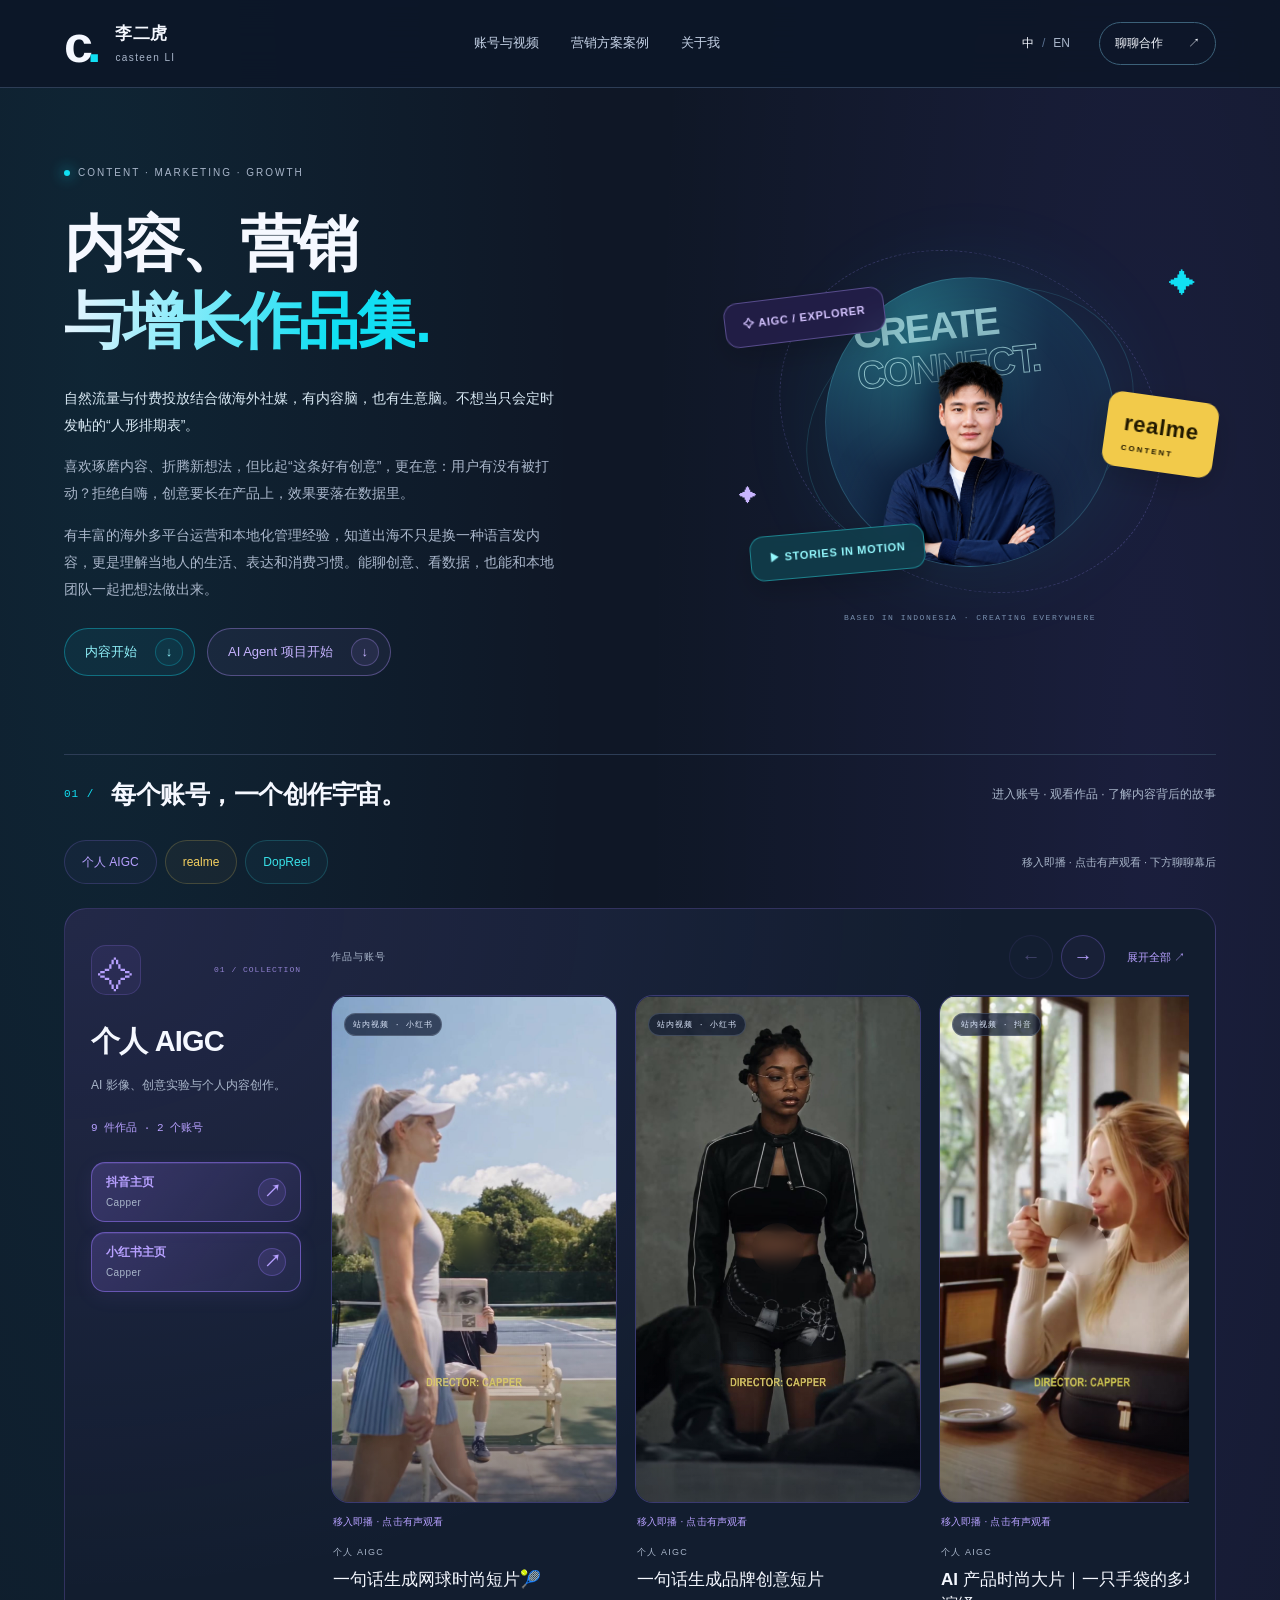
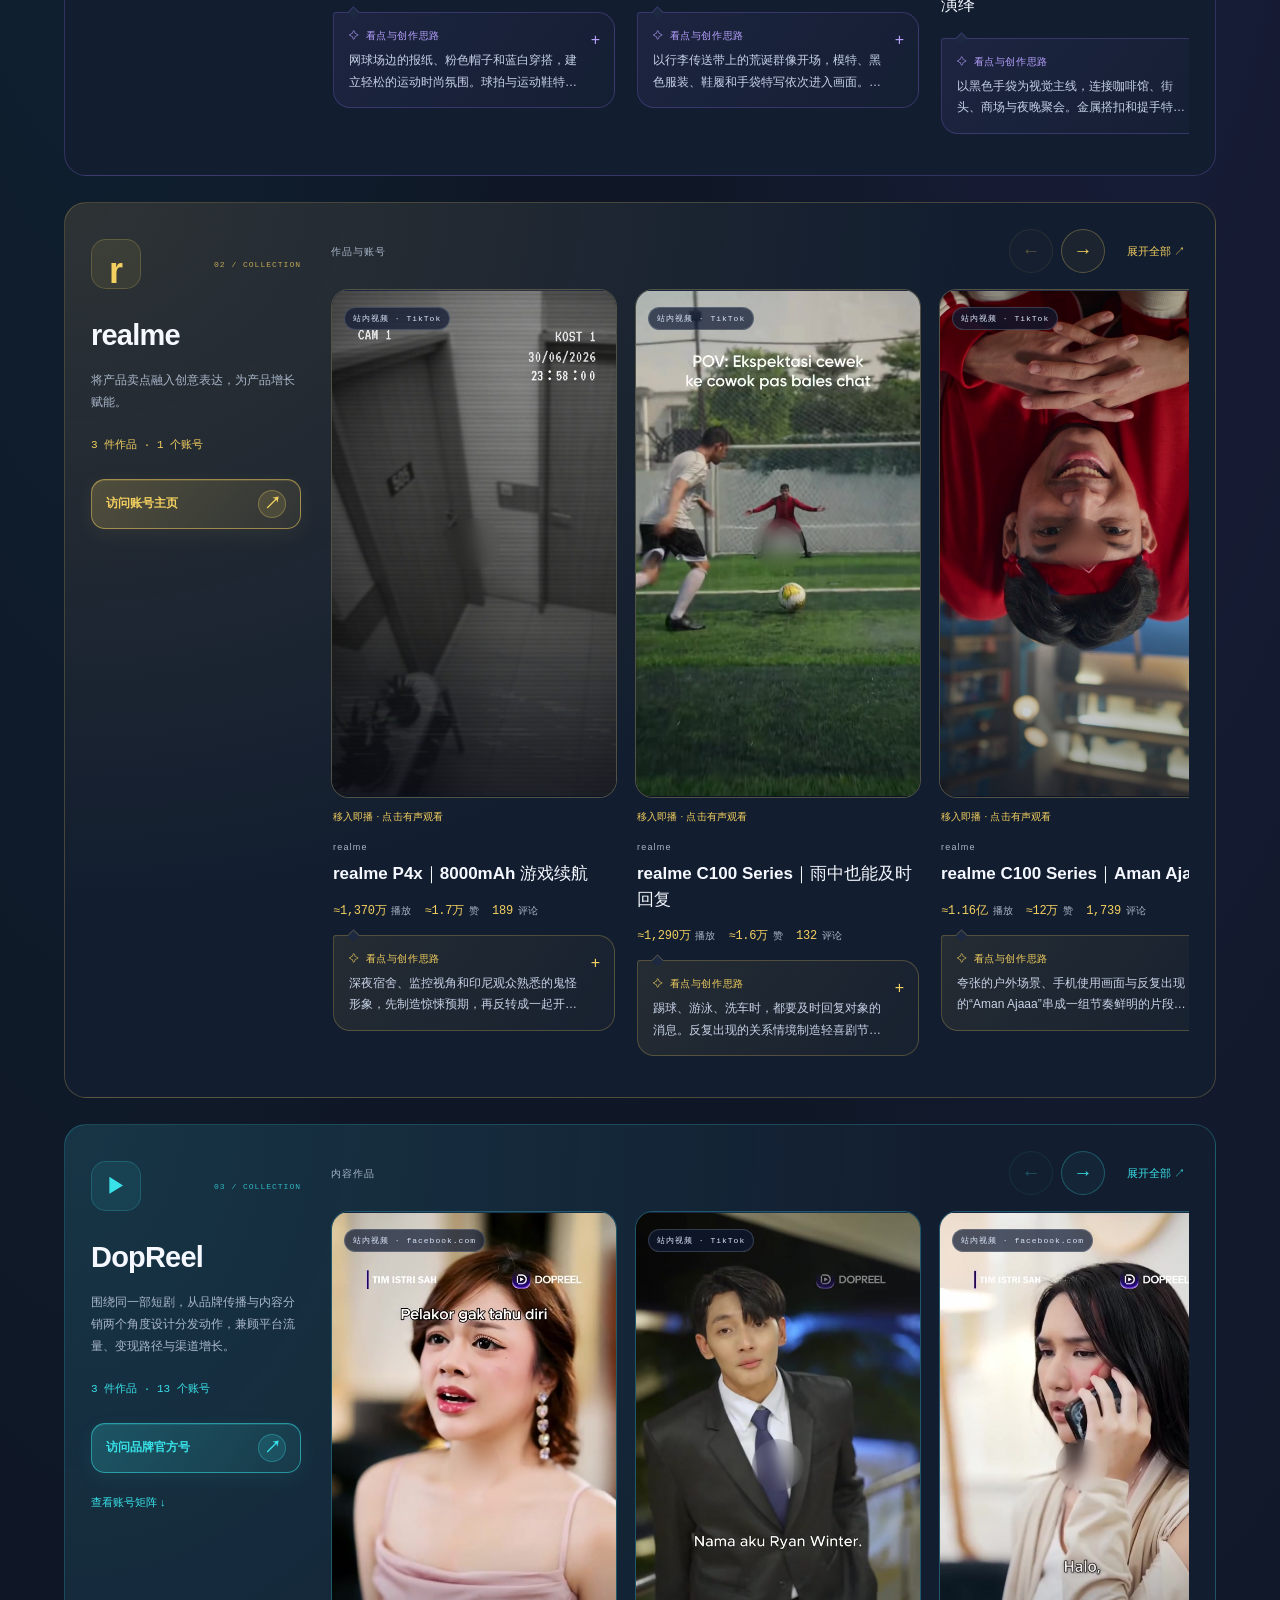
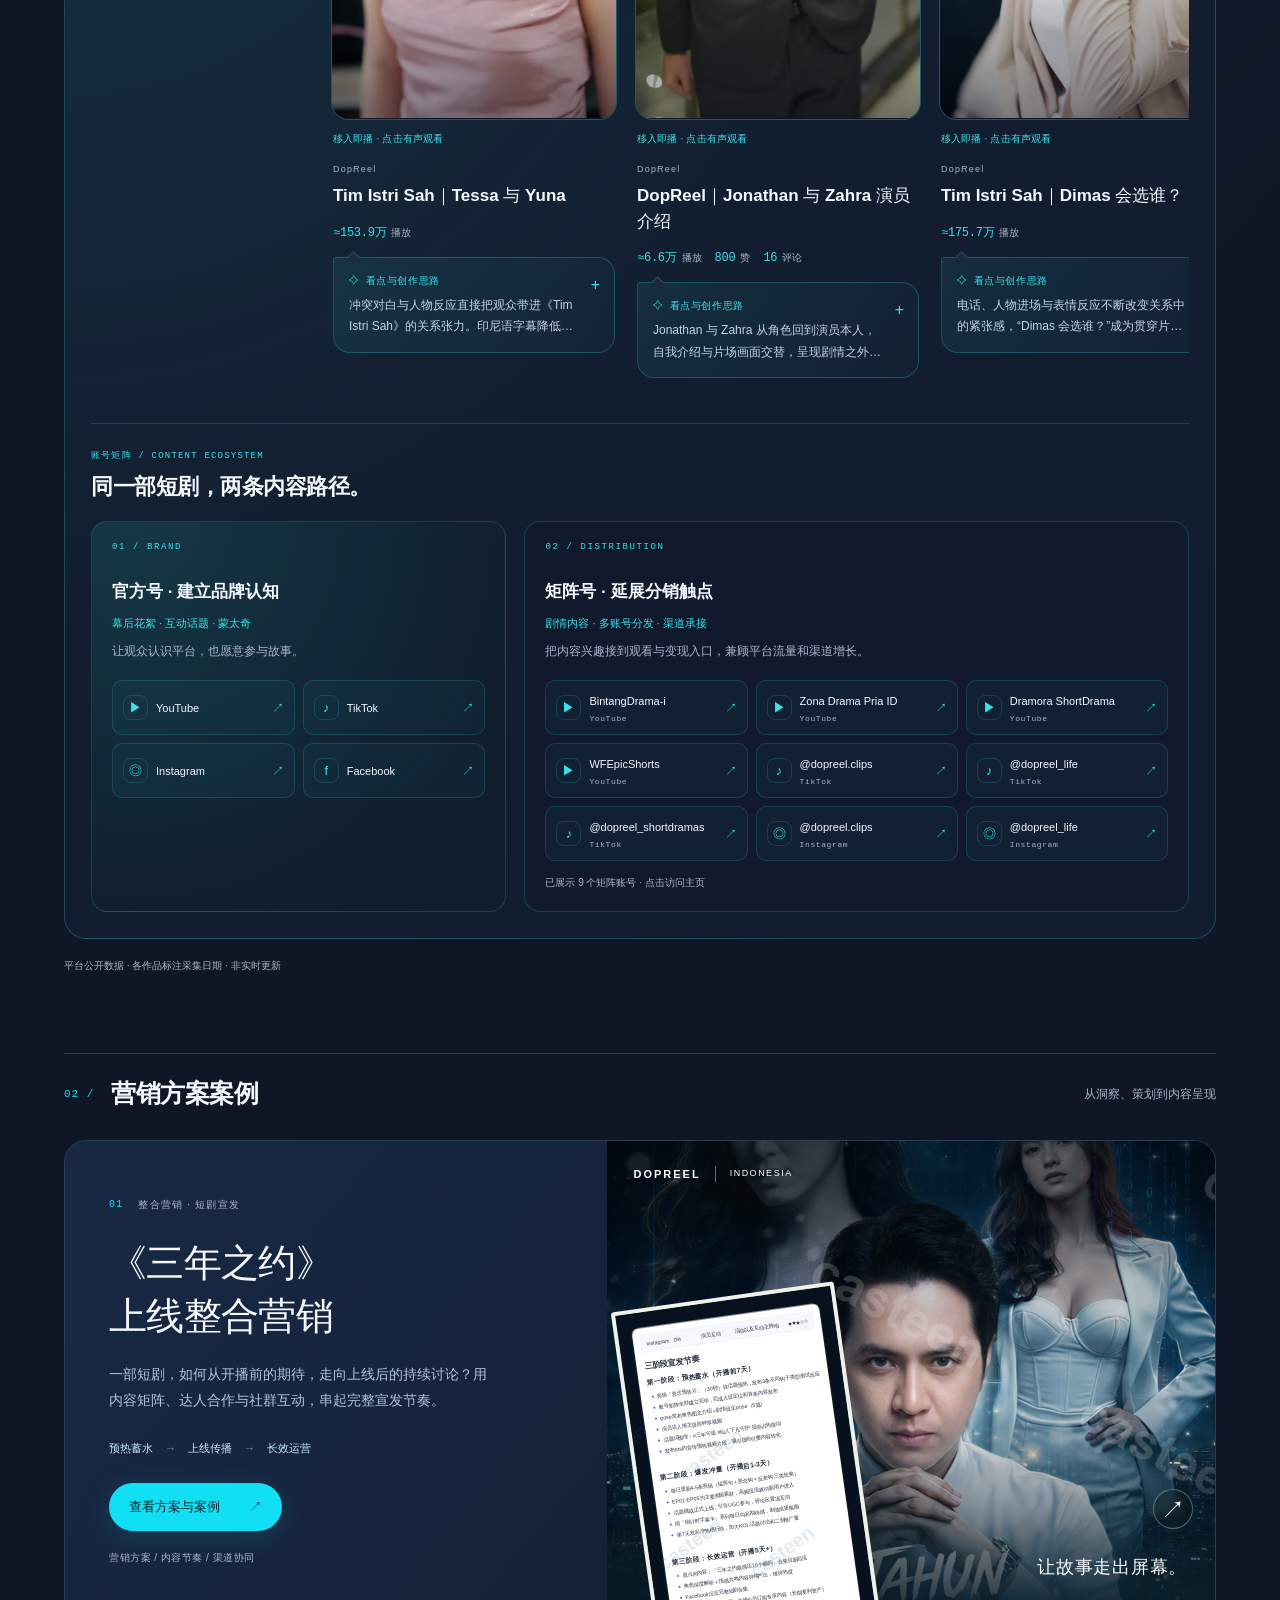
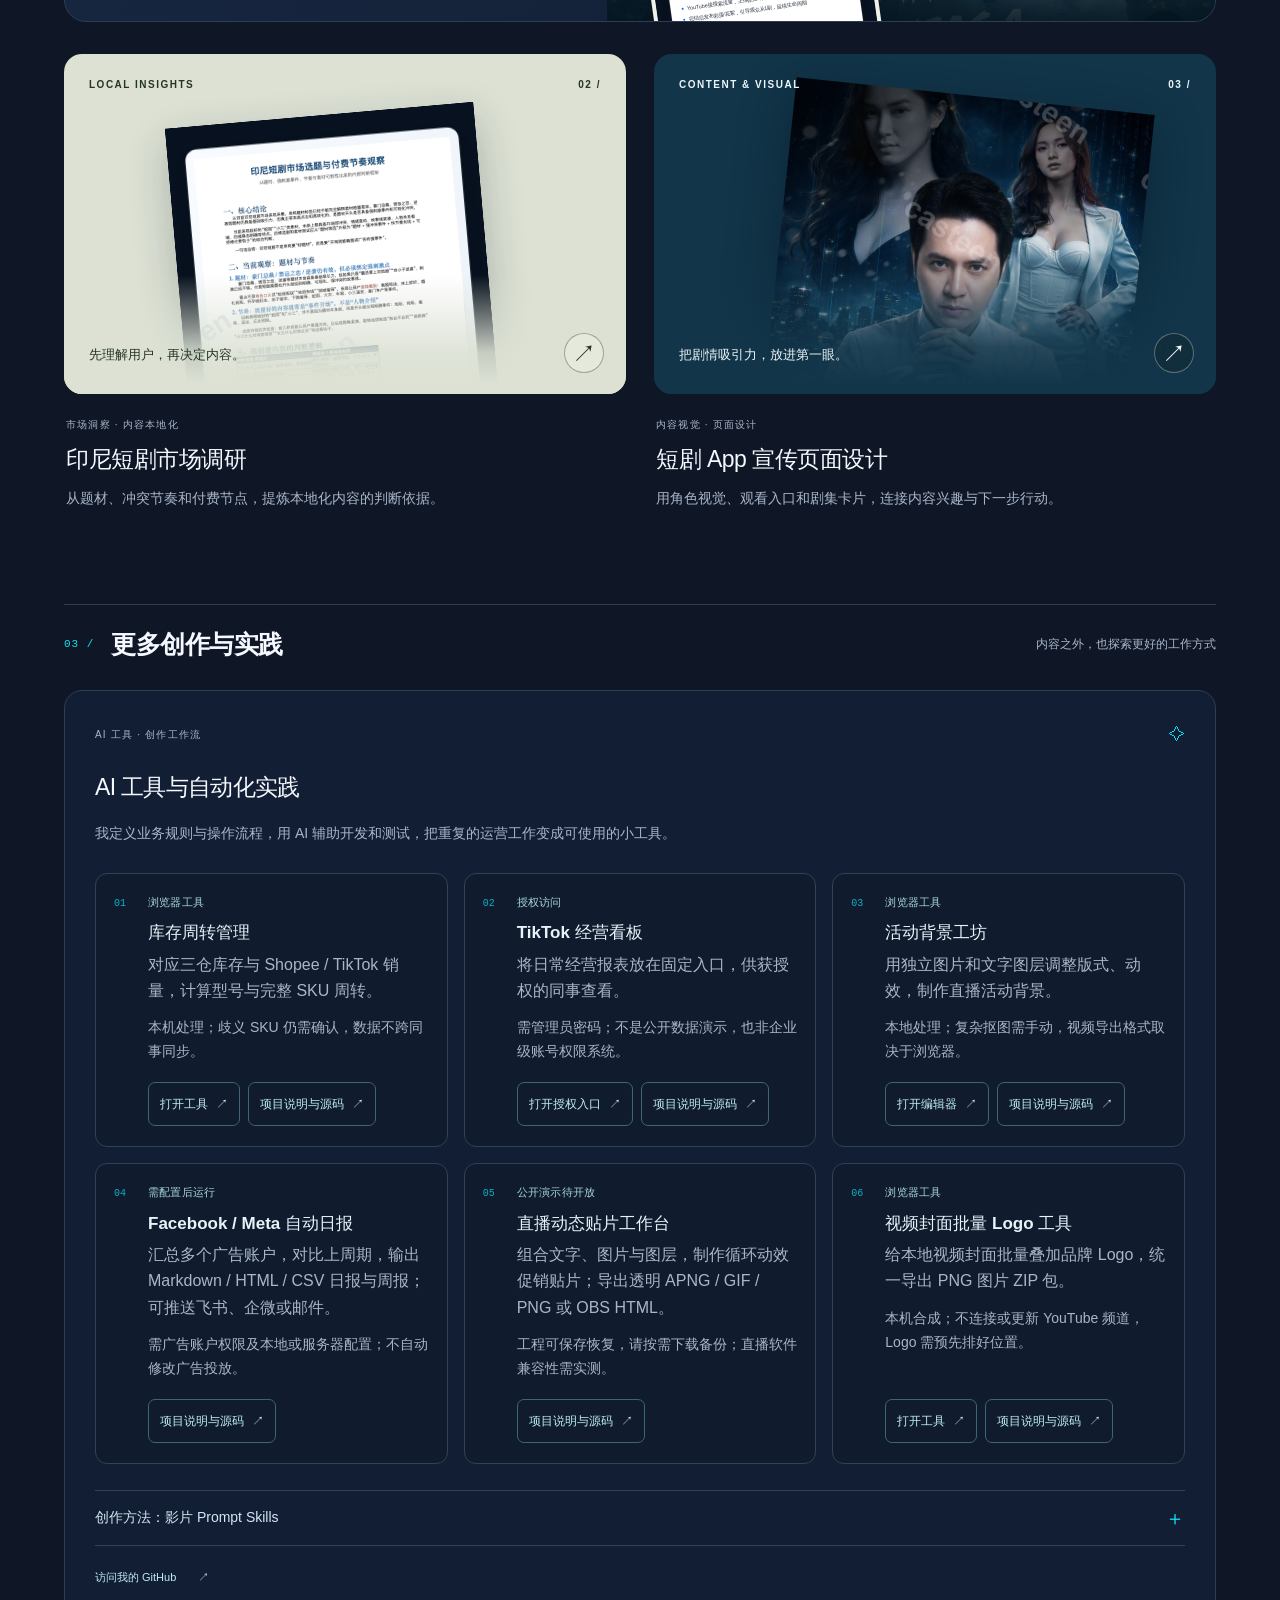
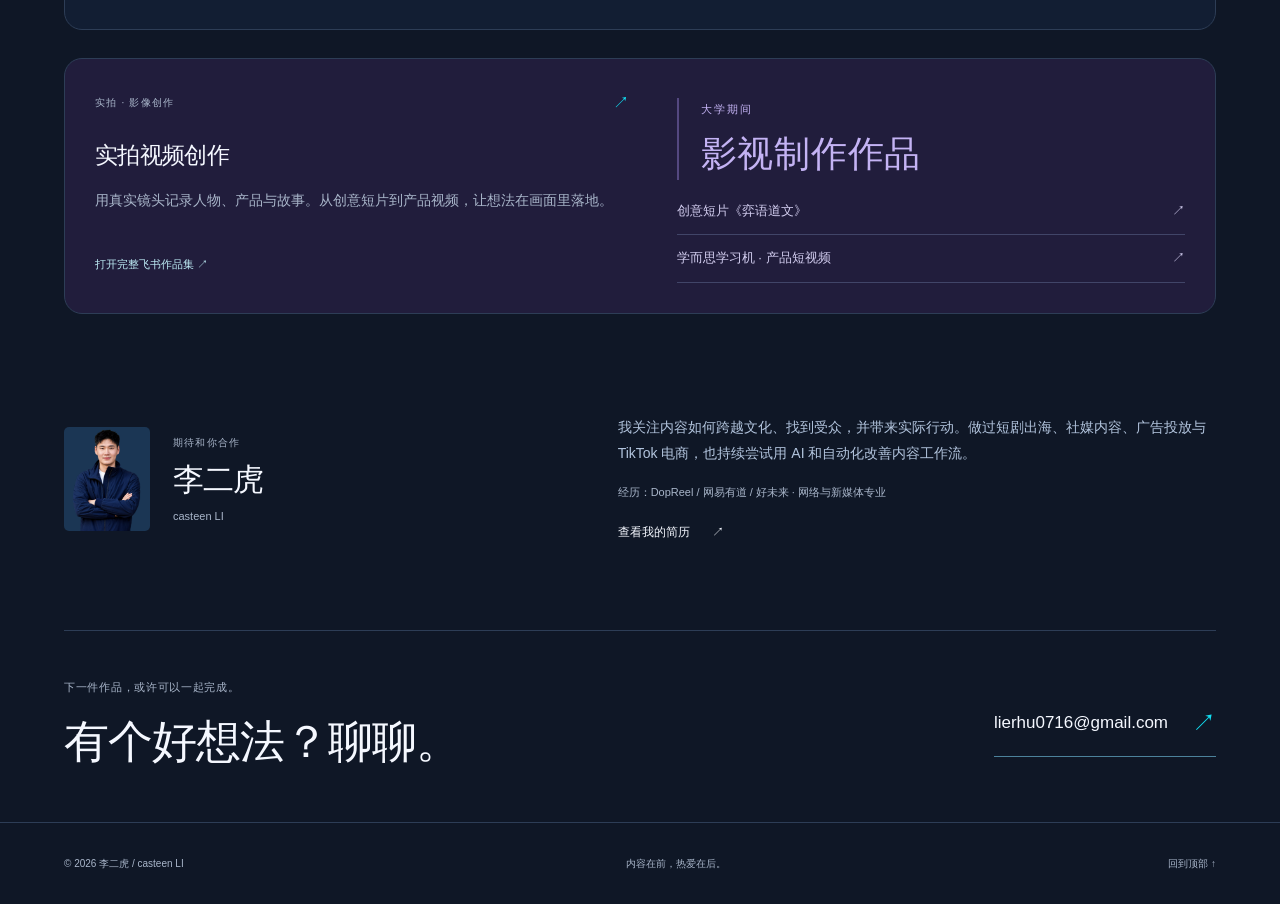
<file: index.html>
<!DOCTYPE html>
<html lang="zh-CN">
<head>
  <meta charset="UTF-8">
  <meta name="viewport" content="width=device-width, initial-scale=1.0">
  <meta name="theme-color" content="#0f1726">
  <title>李二虎 · 内容、营销与增长作品集</title>
  <meta name="description" content="李二虎 / casteen LI 的作品集：营销方案案例、社媒内容、AI 工具与自动化、实拍视频创作。通过作品，了解内容从策划到传播的过程。">
  <link rel="stylesheet" href="style.css?v=20261012-six-projects">
  <script src="video-utils.js?v=20261005-channel-wall" defer></script>
  <script src="portfolio-data.js?v=20261009-tennis-film" defer></script>
  <script src="script.js" defer></script>
  <script src="gallery.js?v=20261005-channel-wall" defer></script>
</head>
<body id="top">
  <a data-zh="跳到营销方案案例" data-en="Skip to marketing case studies" class="skip-link" href="#work">跳到营销方案案例</a>
  <header class="site-header">
    <a class="brand" href="#top" aria-label="李二虎 / casteen LI — 首页" data-label-zh="李二虎 / casteen LI — 首页" data-label-en="casteen LI — Home"><span class="brand-symbol" aria-hidden="true">c<span>.</span></span><span class="brand-name"><b data-zh="李二虎" data-en="casteen LI">李二虎</b><span data-zh="casteen LI" data-en="李二虎">casteen LI</span></span></a>
    <nav class="nav" aria-label="Primary navigation">
      <a data-zh="账号与视频" data-en="Channels & videos" href="#projects">账号与视频</a>
      <a data-zh="营销方案案例" data-en="Marketing case studies" href="#work">营销方案案例</a>
      <a data-zh="关于我" data-en="About" href="#about">关于我</a>
    </nav>
    <div class="header-actions"><button class="language-toggle" type="button" aria-label="Switch to English"><span class="lang-zh">中</span><span class="language-divider">/</span><span class="lang-en">EN</span></button><a class="contact-link" href="mailto:lierhu0716@gmail.com"><span data-zh="聊聊合作" data-en="Let’s talk">聊聊合作</span><span aria-hidden="true">↗</span></a></div>
  </header>
  <main>
    <section class="hero page-width" aria-labelledby="hero-heading">
      <div class="hero-heading">
        <p class="eyebrow"><span class="status-dot" aria-hidden="true"></span> CONTENT · MARKETING · GROWTH</p>
        <h1 id="hero-heading"><span data-zh="内容、营销" data-en="Content. Marketing.">内容、营销</span><br><span data-zh="与增长作品集" data-en="Work that connects" class="hero-second">与增长作品集</span><span class="accent">.</span></h1>
      <div class="hero-intro">
        <p class="hero-intro-lead" data-zh="自然流量与付费投放结合做海外社媒，有内容脑，也有生意脑。不想当只会定时发帖的“人形排期表”。" data-en="I combine organic reach and paid media in overseas social marketing—with a creative mind and a business mindset. I don’t want to be a human content calendar that only schedules posts.">自然流量与付费投放结合做海外社媒，有内容脑，也有生意脑。不想当只会定时发帖的“人形排期表”。</p>
        <p data-zh="喜欢琢磨内容、折腾新想法，但比起“这条好有创意”，更在意：用户有没有被打动？拒绝自嗨，创意要长在产品上，效果要落在数据里。" data-en="I love shaping content and trying new ideas. But beyond “that’s creative,” I care more about whether it moves the audience. Creativity should serve the product, and results should show up in the data.">喜欢琢磨内容、折腾新想法，但比起“这条好有创意”，更在意：用户有没有被打动？拒绝自嗨，创意要长在产品上，效果要落在数据里。</p>
        <p data-zh="有丰富的海外多平台运营和本地化管理经验，知道出海不只是换一种语言发内容，更是理解当地人的生活、表达和消费习惯。能聊创意、看数据，也能和本地团队一起把想法做出来。" data-en="With extensive experience across international platforms and local team management, I know going global takes more than translating a post. It means understanding how people live, express themselves, and buy. I can talk creative, read the numbers, and work with local teams to bring ideas to life.">有丰富的海外多平台运营和本地化管理经验，知道出海不只是换一种语言发内容，更是理解当地人的生活、表达和消费习惯。能聊创意、看数据，也能和本地团队一起把想法做出来。</p>
        <nav class="hero-paths" aria-label="选择探索方向" data-label-zh="选择探索方向" data-label-en="Choose what to explore">
          <a class="text-link hero-path-content" href="#projects"><span data-zh="内容开始" data-en="Explore content">内容开始</span><span class="hero-path-arrow" aria-hidden="true">↓</span></a>
          <a class="text-link hero-path-ai" href="#ai-projects"><span data-zh="AI Agent 项目开始" data-en="Explore AI Agent projects">AI Agent 项目开始</span><span class="hero-path-arrow" aria-hidden="true">↓</span></a>
        </nav>
      </div>
      </div>
      <div class="hero-visual" aria-hidden="true">
        <div class="orbit orbit-one"></div><div class="orbit orbit-two"></div><span class="orb-star star-one">✦</span><span class="orb-star star-two">✦</span>
        <div class="hero-orb"><span class="orb-word">CREATE<br><i>CONNECT.</i></span><img src="assets/profile-cutout-alpha-v2-tight.png" alt="" width="240" height="280"></div>
        <span class="floating-tag tag-aigc">✧ AIGC / EXPLORER</span><span class="floating-tag tag-realme">realme <small>CONTENT</small></span><span class="floating-tag tag-drama">▶ STORIES IN MOTION</span>
        <span class="hero-coordinate">BASED IN INDONESIA · CREATING EVERYWHERE</span>
      </div>
    </section>
    <section class="projects-section page-width" id="projects" aria-labelledby="projects-heading">
      <span id="social-wall" class="anchor-alias" aria-hidden="true"></span>
      <div class="section-heading"><div class="section-title"><span class="section-index">01 /</span><h2 id="projects-heading" data-zh="每个账号，一个创作宇宙。" data-en="Different channels. Different worlds.">每个账号，一个创作宇宙。</h2></div><p class="section-note" data-zh="进入账号 · 观看作品 · 了解内容背后的故事" data-en="Explore the channels, the work, and the stories behind it.">进入账号 · 观看作品 · 了解内容背后的故事</p></div>
      <div class="gallery-heading"><nav id="project-filters" class="project-filters" aria-label="跳转到合集" data-label-zh="跳转到合集" data-label-en="Jump to a collection"></nav><p data-zh="移入即播 · 点击有声观看 · 下方聊聊幕后" data-en="Hover to play · Click for sound · Stories below">移入即播 · 点击有声观看 · 下方聊聊幕后</p></div>
      <div id="project-content"></div>
      <noscript><p>请开启浏览器 JavaScript 查看账号和视频作品。你也可以<a href="https://v.douyin.com/mljj-JvdqjE/" target="_blank" rel="noopener noreferrer">打开个人抖音账号 ↗</a>，或浏览下方营销案例。</p></noscript>
      <a id="editor-link" class="editor-link" href="portfolio-editor.html" hidden>＋ 管理账号与视频</a>
    </section>
    <section class="work-section page-width" id="work" aria-labelledby="work-heading">
      <span id="casework" class="anchor-alias" aria-hidden="true"></span><span id="marketing-cases" class="anchor-alias" aria-hidden="true"></span>
      <div class="section-heading"><div class="section-title"><span class="section-index">02 /</span><h2 data-zh="营销方案案例" data-en="Marketing case studies" id="work-heading">营销方案案例</h2></div><p data-zh="从洞察、策划到内容呈现" data-en="From local insight to creative execution" class="section-note">从洞察、策划到内容呈现</p></div>
      <article class="featured-work">
        <div class="featured-copy">
          <p class="work-kicker"><span>01</span><span data-zh="整合营销 · 短剧宣发" data-en="CAMPAIGN · SHORT DRAMA">整合营销 · 短剧宣发</span></p>
          <h3><span data-zh="《三年之约》" data-en="Three-Year Promise">《三年之约》</span><br><span data-zh="上线整合营销" data-en="Launch campaign">上线整合营销</span></h3>
          <p data-zh="一部短剧，如何从开播前的期待，走向上线后的持续讨论？用内容矩阵、达人合作与社群互动，串起完整宣发节奏。" data-en="How does a short drama turn pre-launch anticipation into an ongoing conversation? A launch plan connecting social content, creators, and community engagement." class="work-description">一部短剧，如何从开播前的期待，走向上线后的持续讨论？用内容矩阵、达人合作与社群互动，串起完整宣发节奏。</p>
          <div class="campaign-stages" aria-label="Campaign stages"><span data-zh="预热蓄水" data-en="Build anticipation">预热蓄水</span><i aria-hidden="true">→</i><span data-zh="上线传播" data-en="Launch">上线传播</span><i aria-hidden="true">→</i><span data-zh="长效运营" data-en="Sustain">长效运营</span></div>
          <a class="button primary" href="assets/marketing-launch-plan-watermarked.svg" target="_blank" rel="noopener noreferrer" data-case="campaign" aria-haspopup="dialog"><span data-zh="查看方案与案例" data-en="Explore the case study">查看方案与案例</span><span aria-hidden="true">↗</span></a>
          <p data-zh="营销方案 / 内容节奏 / 渠道协同" data-en="Launch plan / Content calendar / Channel strategy" class="work-footnote">营销方案 / 内容节奏 / 渠道协同</p>
        </div>
        <a class="featured-art" href="assets/marketing-launch-plan-watermarked.svg" target="_blank" rel="noopener noreferrer" data-case="campaign" aria-haspopup="dialog" aria-label="查看《三年之约》营销案例" data-label-zh="查看《三年之约》营销案例" data-label-en="Explore the Three-Year Promise campaign">
          <img class="campaign-poster" src="assets/marketing-block-ui-watermarked.png" alt="《三年之约》印尼语宣传视觉" data-alt-zh="《三年之约》印尼语宣传视觉" data-alt-en="Indonesian promotional artwork for Three-Year Promise" width="900" height="1952" fetchpriority="high">
          <div class="art-shade"></div>
          <img class="campaign-document" src="assets/marketing-launch-plan-watermarked.svg" alt="三阶段营销方案节选" data-alt-zh="三阶段营销方案节选" data-alt-en="Excerpt from the three-stage launch plan" width="900" height="1600">
          <span class="art-label">DOPREEL <span>INDONESIA</span></span>
          <span data-zh="让故事走出屏幕。" data-en="Bring the story beyond the screen." class="art-caption">让故事走出屏幕。</span>
          <span class="round-arrow" aria-hidden="true">↗</span>
        </a>
      </article>
      <div class="work-grid">
        <article class="work-card">
          <a class="work-cover research-cover" href="assets/marketing-market-research-watermarked.svg" target="_blank" rel="noopener noreferrer" data-case="research" aria-haspopup="dialog" aria-label="查看印尼短剧市场调研" data-label-zh="查看印尼短剧市场调研" data-label-en="Explore Understanding Indonesia’s short-drama audience"><div class="cover-caption"><span>LOCAL INSIGHTS</span><span>02 /</span></div><img src="assets/marketing-market-research-watermarked.svg" alt="印尼短剧市场调研" data-alt-zh="印尼短剧市场调研" data-alt-en="Understanding Indonesia’s short-drama audience" width="900" height="1600" loading="lazy"><span data-zh="先理解用户，再决定内容。" data-en="Understand the audience. Shape the story." class="cover-bottom">先理解用户，再决定内容。</span><span class="round-arrow" aria-hidden="true">↗</span></a>
          <div class="card-copy"><p data-zh="市场洞察 · 内容本地化" data-en="RESEARCH · LOCALIZATION" class="work-kicker">市场洞察 · 内容本地化</p><h3><a class="" href="assets/marketing-market-research-watermarked.svg" target="_blank" rel="noopener noreferrer" data-case="research" aria-haspopup="dialog"><span data-zh="印尼短剧市场调研" data-en="Understanding Indonesia’s short-drama audience">印尼短剧市场调研</span></a></h3><p data-zh="从题材、冲突节奏和付费节点，提炼本地化内容的判断依据。" data-en="A local perspective on story themes, dramatic pacing, and payment moments to inform content decisions.">从题材、冲突节奏和付费节点，提炼本地化内容的判断依据。</p></div>
        </article>
<article class="work-card">
          <a class="work-cover design-cover" href="assets/marketing-block-ui-watermarked.png" target="_blank" rel="noopener noreferrer" data-case="design" aria-haspopup="dialog" aria-label="查看短剧 App 宣传页面设计" data-label-zh="查看短剧 App 宣传页面设计" data-label-en="Explore A story-led promotional page"><div class="cover-caption"><span>CONTENT & VISUAL</span><span>03 /</span></div><img src="assets/marketing-block-ui-watermarked.png" alt="短剧 App 宣传页面设计" data-alt-zh="短剧 App 宣传页面设计" data-alt-en="A story-led promotional page" width="900" height="1952" loading="lazy"><span data-zh="把剧情吸引力，放进第一眼。" data-en="Make the first impression tell a story." class="cover-bottom">把剧情吸引力，放进第一眼。</span><span class="round-arrow" aria-hidden="true">↗</span></a>
          <div class="card-copy"><p data-zh="内容视觉 · 页面设计" data-en="VISUAL CONTENT · PAGE DESIGN" class="work-kicker">内容视觉 · 页面设计</p><h3><a class="" href="assets/marketing-block-ui-watermarked.png" target="_blank" rel="noopener noreferrer" data-case="design" aria-haspopup="dialog"><span data-zh="短剧 App 宣传页面设计" data-en="A story-led promotional page">短剧 App 宣传页面设计</span></a></h3><p data-zh="用角色视觉、观看入口和剧集卡片，连接内容兴趣与下一步行动。" data-en="Character-led visuals, a clear watch entry, and episode cards that connect curiosity with the next action.">用角色视觉、观看入口和剧集卡片，连接内容兴趣与下一步行动。</p></div>
        </article>
      </div>
    </section>
    <section class="more-section page-width" id="creative-practice" aria-labelledby="more-heading">
      <div class="section-heading"><div class="section-title"><span class="section-index">03 /</span><h2 data-zh="更多创作与实践" data-en="More things I make" id="more-heading">更多创作与实践</h2></div><p data-zh="内容之外，也探索更好的工作方式" data-en="Creative projects and better ways of working" class="section-note">内容之外，也探索更好的工作方式</p></div>
      <div class="more-grid">
        <article class="more-card ai-tools-card" id="ai-projects" aria-labelledby="ai-projects-heading">
          <div class="more-top"><span class="work-kicker" data-zh="AI 工具 · 创作工作流" data-en="AI TOOLS · CREATIVE WORKFLOWS">AI 工具 · 创作工作流</span><span aria-hidden="true">✧</span></div>
          <h3 id="ai-projects-heading" data-zh="AI 工具与自动化实践" data-en="AI tools & automation">AI 工具与自动化实践</h3>
          <p data-zh="我定义业务规则与操作流程，用 AI 辅助开发和测试，把重复的运营工作变成可使用的小工具。" data-en="I define the business rules and workflows, then use AI-assisted development and testing to turn recurring operational tasks into practical tools.">我定义业务规则与操作流程，用 AI 辅助开发和测试，把重复的运营工作变成可使用的小工具。</p>
          <ol class="ai-project-list">
            <li class="ai-featured-project" data-project="inventory"><span class="ai-project-index" aria-hidden="true">01</span><div>
              <span class="ai-project-state" data-zh="浏览器工具" data-en="Browser tool">浏览器工具</span>
              <h4 data-zh="库存周转管理" data-en="Inventory turnover">库存周转管理</h4>
              <p data-zh="对应三仓库存与 Shopee / TikTok 销量，计算型号与完整 SKU 周转。" data-en="Match three warehouses with Shopee / TikTok sales and calculate turnover by model or full SKU.">对应三仓库存与 Shopee / TikTok 销量，计算型号与完整 SKU 周转。</p>
              <p class="ai-project-limit" data-zh="本机处理；歧义 SKU 仍需确认，数据不跨同事同步。" data-en="Local processing. Ambiguous SKUs need review; data is not shared between colleagues.">本机处理；歧义 SKU 仍需确认，数据不跨同事同步。</p>
              <div class="ai-project-links"><a href="https://casteen-code.github.io/realme-inventory-turnover/" target="_blank" rel="noopener noreferrer"><span data-zh="打开工具" data-en="Open tool">打开工具</span><span aria-hidden="true">↗</span></a><a href="https://github.com/casteen-code/realme-inventory-turnover" target="_blank" rel="noopener noreferrer"><span data-zh="项目说明与源码" data-en="Overview & source">项目说明与源码</span><span aria-hidden="true">↗</span></a></div>
            </div></li>
            <li class="ai-featured-project" data-project="dashboard"><span class="ai-project-index" aria-hidden="true">02</span><div>
              <span class="ai-project-state" data-zh="授权访问" data-en="Authorized access">授权访问</span>
              <h4 data-zh="TikTok 经营看板" data-en="TikTok operating dashboard">TikTok 经营看板</h4>
              <p data-zh="将日常经营报表放在固定入口，供获授权的同事查看。" data-en="A stable entry point for authorized colleagues to view published operating reports.">将日常经营报表放在固定入口，供获授权的同事查看。</p>
              <p class="ai-project-limit" data-zh="需管理员密码；不是公开数据演示，也非企业级账号权限系统。" data-en="An administrator-provided password is required. Not a public data demo or enterprise access-control system.">需管理员密码；不是公开数据演示，也非企业级账号权限系统。</p>
              <div class="ai-project-links"><a href="https://casteen-code.github.io/realme-id-tiktok-dashboard/" target="_blank" rel="noopener noreferrer"><span data-zh="打开授权入口" data-en="Authorized access">打开授权入口</span><span aria-hidden="true">↗</span></a><a href="https://github.com/casteen-code/realme-id-tiktok-dashboard" target="_blank" rel="noopener noreferrer"><span data-zh="项目说明与源码" data-en="Overview & source">项目说明与源码</span><span aria-hidden="true">↗</span></a></div>
            </div></li>
            <li class="ai-featured-project" data-project="campaign"><span class="ai-project-index" aria-hidden="true">03</span><div>
              <span class="ai-project-state" data-zh="浏览器工具" data-en="Browser tool">浏览器工具</span>
              <h4 data-zh="活动背景工坊" data-en="Campaign Motion Studio">活动背景工坊</h4>
              <p data-zh="用独立图片和文字图层调整版式、动效，制作直播活动背景。" data-en="Arrange image and text layers, then animate them into livestream campaign backgrounds.">用独立图片和文字图层调整版式、动效，制作直播活动背景。</p>
              <p class="ai-project-limit" data-zh="本地处理；复杂抠图需手动，视频导出格式取决于浏览器。" data-en="Local processing. Complex cutouts need manual work; video export formats depend on the browser.">本地处理；复杂抠图需手动，视频导出格式取决于浏览器。</p>
              <div class="ai-project-links"><a href="https://casteen-code.github.io/campaign-motion-studio/" target="_blank" rel="noopener noreferrer"><span data-zh="打开编辑器" data-en="Open editor">打开编辑器</span><span aria-hidden="true">↗</span></a><a href="https://github.com/casteen-code/campaign-motion-studio" target="_blank" rel="noopener noreferrer"><span data-zh="项目说明与源码" data-en="Overview & source">项目说明与源码</span><span aria-hidden="true">↗</span></a></div>
            </div></li>
            <li class="ai-featured-project" data-project="fb_auto"><span class="ai-project-index" aria-hidden="true">04</span><div>
              <span class="ai-project-state" data-zh="需配置后运行" data-en="Setup required">需配置后运行</span>
              <h4 data-zh="Facebook / Meta 自动日报" data-en="Facebook / Meta automated reports">Facebook / Meta 自动日报</h4>
              <p data-zh="汇总多个广告账户，对比上周期，输出 Markdown / HTML / CSV 日报与周报；可推送飞书、企微或邮件。" data-en="Combine multiple ad accounts, compare reporting periods, and generate daily or weekly Markdown / HTML / CSV reports, with optional Feishu, WeCom or email delivery.">汇总多个广告账户，对比上周期，输出 Markdown / HTML / CSV 日报与周报；可推送飞书、企微或邮件。</p>
              <p class="ai-project-limit" data-zh="需广告账户权限及本地或服务器配置；不自动修改广告投放。" data-en="Requires ad-account access and local or server setup. Does not automatically change campaigns.">需广告账户权限及本地或服务器配置；不自动修改广告投放。</p>
              <div class="ai-project-links"><a href="https://github.com/casteen-code/fb_auto" target="_blank" rel="noopener noreferrer"><span data-zh="项目说明与源码" data-en="Overview & source">项目说明与源码</span><span aria-hidden="true">↗</span></a></div>
            </div></li>
            <li class="ai-featured-project" data-project="live-overlay-studio"><span class="ai-project-index" aria-hidden="true">05</span><div>
              <span class="ai-project-state" data-zh="公开演示待开放" data-en="Public demo not yet available">公开演示待开放</span>
              <h4 data-zh="直播动态贴片工作台" data-en="Live Overlay Studio">直播动态贴片工作台</h4>
              <p data-zh="组合文字、图片与图层，制作循环动效促销贴片；导出透明 APNG / GIF / PNG 或 OBS HTML。" data-en="Compose text, images and layers into looping promotional overlays; export transparent APNG / GIF / PNG or HTML for OBS.">组合文字、图片与图层，制作循环动效促销贴片；导出透明 APNG / GIF / PNG 或 OBS HTML。</p>
              <p class="ai-project-limit" data-zh="工程可保存恢复，请按需下载备份；直播软件兼容性需实测。" data-en="Projects can be saved and restored; download backups as needed and test compatibility with your broadcasting software.">工程可保存恢复，请按需下载备份；直播软件兼容性需实测。</p>
              <div class="ai-project-links"><a href="https://github.com/casteen-code/live-overlay-studio" target="_blank" rel="noopener noreferrer"><span data-zh="项目说明与源码" data-en="Overview & source">项目说明与源码</span><span aria-hidden="true">↗</span></a></div>
            </div></li>
            <li class="ai-featured-project" data-project="yt-logo-tool"><span class="ai-project-index" aria-hidden="true">06</span><div>
              <span class="ai-project-state" data-zh="浏览器工具" data-en="Browser tool">浏览器工具</span>
              <h4 data-zh="视频封面批量 Logo 工具" data-en="Batch thumbnail logo tool">视频封面批量 Logo 工具</h4>
              <p data-zh="给本地视频封面批量叠加品牌 Logo，统一导出 PNG 图片 ZIP 包。" data-en="Add brand logos to local video thumbnails in batches and export the PNG images as a ZIP archive.">给本地视频封面批量叠加品牌 Logo，统一导出 PNG 图片 ZIP 包。</p>
              <p class="ai-project-limit" data-zh="本机合成；不连接或更新 YouTube 频道，Logo 需预先排好位置。" data-en="Images are composed locally. Does not connect to or update YouTube channels; logo placement must be prepared in advance.">本机合成；不连接或更新 YouTube 频道，Logo 需预先排好位置。</p>
              <div class="ai-project-links"><a href="https://casteen-code.github.io/yt-logo-tool/logo-tool.html" target="_blank" rel="noopener noreferrer"><span data-zh="打开工具" data-en="Open tool">打开工具</span><span aria-hidden="true">↗</span></a><a href="https://github.com/casteen-code/yt-logo-tool" target="_blank" rel="noopener noreferrer"><span data-zh="项目说明与源码" data-en="Overview & source">项目说明与源码</span><span aria-hidden="true">↗</span></a></div>
            </div></li>
          </ol>
          <details class="ai-more-practices">
            <summary><span data-zh="创作方法：影片 Prompt Skills" data-en="Creative method: film prompt Skills">创作方法：影片 Prompt Skills</span><span class="ai-more-icon" aria-hidden="true">＋</span></summary>
            <ul class="ai-practice-list">
              <li><h4 data-zh="AI 影片 Prompt 提示词 Skills" data-en="AI film prompt-writing Skills">AI 影片 Prompt 提示词 Skills</h4><p data-zh="整理影片创意与镜头提示词，沉淀可复用的写作 Skills。" data-en="Reusable Skills for writing film concepts and shot prompts.">整理影片创意与镜头提示词，沉淀可复用的写作 Skills。</p></li>
            </ul>
          </details>
          <a class="text-link" href="https://github.com/casteen-code" target="_blank" rel="noopener noreferrer"><span data-zh="访问我的 GitHub" data-en="Visit my GitHub">访问我的 GitHub</span><span aria-hidden="true">↗</span></a>
        </article>
        <article class="more-card film-card">
          <div class="more-top"><span class="work-kicker" data-zh="实拍 · 影像创作" data-en="LIVE ACTION · FILMMAKING">实拍 · 影像创作</span><span aria-hidden="true">↗</span></div>
          <h3 data-zh="实拍视频创作" data-en="Live-action video">实拍视频创作</h3>
          <p data-zh="用真实镜头记录人物、产品与故事。从创意短片到产品视频，让想法在画面里落地。" data-en="Real people, products, and stories on camera. Bringing ideas to the screen through creative films and product videos.">用真实镜头记录人物、产品与故事。从创意短片到产品视频，让想法在画面里落地。</p>
          <div class="film-word film-study"><span data-zh="大学期间" data-en="UNIVERSITY YEARS">大学期间</span><strong data-zh="影视制作作品" data-en="Film projects">影视制作作品</strong></div>
          <div class="creative-links">
            <a href="https://xwwj8gvuy9h.feishu.cn/wiki/UAMtwRM6Qi1jEekRa4ecPHbEnuc#WltvdbRESoB5T5xVisycTCRtnsg" target="_blank" rel="noopener noreferrer"><span data-zh="创意短片《弈语道文》" data-en="Creative film · Yi Yu Dao Wen">创意短片《弈语道文》</span><span aria-hidden="true">↗</span></a>
            <a href="https://xwwj8gvuy9h.feishu.cn/wiki/UAMtwRM6Qi1jEekRa4ecPHbEnuc#GV44d6AUeomAbuxBpgTccufIn1g" target="_blank" rel="noopener noreferrer"><span data-zh="学而思学习机 · 产品短视频" data-en="TAL learning tablet · Product videos">学而思学习机 · 产品短视频</span><span aria-hidden="true">↗</span></a>
          </div>
          <a class="text-link" href="https://xwwj8gvuy9h.feishu.cn/wiki/UAMtwRM6Qi1jEekRa4ecPHbEnuc" target="_blank" rel="noopener noreferrer" data-zh="打开完整飞书作品集 ↗" data-en="Explore the full Feishu portfolio ↗">打开完整飞书作品集 ↗</a>
        </article>
      </div>
    </section>
    <section class="about-section page-width" id="about" aria-labelledby="about-heading">
      <span id="experience" class="anchor-alias" aria-hidden="true"></span><span id="skills" class="anchor-alias" aria-hidden="true"></span>
      <div class="about-identity"><img src="assets/profile-cutout-alpha-v2-tight.png" alt="李二虎 / casteen LI" width="240" height="280" loading="lazy"><div><p data-zh="期待和你合作" data-en="LET’S WORK TOGETHER" class="work-kicker">期待和你合作</p><h2 id="about-heading"><b data-zh="李二虎" data-en="casteen LI">李二虎</b><span data-zh="casteen LI" data-en="李二虎">casteen LI</span></h2></div></div>
      <div class="about-copy">
        <p data-zh="我关注内容如何跨越文化、找到受众，并带来实际行动。做过短剧出海、社媒内容、广告投放与 TikTok 电商，也持续尝试用 AI 和自动化改善内容工作流。" data-en="I’m interested in how content travels across cultures, finds an audience, and inspires action. My work spans short dramas, social content, paid media, and TikTok commerce, with an ongoing interest in AI and creative workflows.">我关注内容如何跨越文化、找到受众，并带来实际行动。做过短剧出海、社媒内容、广告投放与 TikTok 电商，也持续尝试用 AI 和自动化改善内容工作流。</p>
        <p data-zh="经历：DopReel / 网易有道 / 好未来 · 网络与新媒体专业" data-en="Background: DopReel / NetEase Youdao / TAL · Network & New Media" class="about-background">经历：DopReel / 网易有道 / 好未来 · 网络与新媒体专业</p>
        <a class="text-link" href="02-网页简历/index.html?v=20261005-resume-aigc" target="_blank" rel="noopener noreferrer"><span data-zh="查看我的简历" data-en="View my resume">查看我的简历</span><span aria-hidden="true">↗</span></a>
      </div>
    </section>
    <section class="contact-section page-width" id="contact" aria-labelledby="contact-heading">
      <div><p data-zh="下一件作品，或许可以一起完成。" data-en="Maybe the next project is one we make together." class="eyebrow">下一件作品，或许可以一起完成。</p><h2 data-zh="有个好想法？聊聊。" data-en="A good idea? Let’s talk." id="contact-heading">有个好想法？聊聊。</h2></div>
      <a class="email-link" href="mailto:lierhu0716@gmail.com">lierhu0716@gmail.com <span aria-hidden="true">↗</span></a>
    </section>
  </main>
  <footer class="site-footer page-width"><span>© <span id="year">2026</span> 李二虎 / casteen LI</span><span data-zh="内容在前，热爱在后。" data-en="Made with curiosity. Told through work.">内容在前，热爱在后。</span><a href="#top"><span data-zh="回到顶部" data-en="Back to top">回到顶部</span> ↑</a></footer>
  <dialog class="case-dialog" id="case-dialog" aria-labelledby="case-title">
    <div class="dialog-toolbar"><span data-zh="作品细节" data-en="A CLOSER LOOK" class="work-kicker">作品细节</span><div><button class="language-toggle" type="button" aria-label="Switch to English"><span class="lang-zh">中</span><span class="language-divider">/</span><span class="lang-en">EN</span></button><button class="dialog-close" type="button" aria-label="关闭作品" data-label-zh="关闭作品" data-label-en="Close project" autofocus>×</button></div></div>
    <div id="case-content"></div>
  </dialog>
  <dialog id="video-dialog" class="case-dialog video-dialog" aria-labelledby="video-title">
    <div class="dialog-toolbar"><span class="work-kicker" data-zh="内容放映室" data-en="SCREENING ROOM">内容放映室</span><div><button class="language-toggle" type="button" aria-label="Switch to English"><span class="lang-zh">中</span><span class="language-divider">/</span><span class="lang-en">EN</span></button><button type="button" class="dialog-close video-close" data-label-zh="关闭视频" data-label-en="Close video" aria-label="关闭视频" autofocus>×</button></div></div>
    <div id="video-content"></div>
  </dialog>
  <template id="case-campaign">
    <article class="case-detail">
      <header><p data-zh="01 / 整合营销 · 印尼短剧" data-en="01 / INTEGRATED CAMPAIGN · INDONESIA" class="work-kicker">01 / 整合营销 · 印尼短剧</p><h2 data-zh="《三年之约》上线整合营销" data-en="Three-Year Promise: launch campaign" id="case-title">《三年之约》上线整合营销</h2><p data-zh="围绕短剧上线，把内容、达人与社群组织成一套连续的传播动作。" data-en="A coordinated launch that connects social content, creators, and community activity around a short drama." class="case-lead">围绕短剧上线，把内容、达人与社群组织成一套连续的传播动作。</p></header>
      <figure class="case-figure"><figcaption><span data-zh="宣发方案节选" data-en="Excerpt from the launch plan">宣发方案节选</span><a data-zh="在新窗口查看原图 ↗" data-en="Open full image ↗" href="assets/marketing-launch-plan-watermarked.svg" target="_blank" rel="noopener noreferrer">在新窗口查看原图 ↗</a></figcaption><img src="assets/marketing-launch-plan-watermarked.svg" alt="三阶段宣发方案，包含预热、上线传播和长效运营的具体内容" data-alt-zh="三阶段宣发方案，包含预热、上线传播和长效运营的具体内容" data-alt-en="The launch plan covering anticipation, launch, and ongoing engagement" width="900" height="1600"></figure>
      <dl class="case-facts"><div><dt data-zh="项目目标" data-en="OBJECTIVE">项目目标</dt><dd data-zh="提升上线声量与用户互动" data-en="Build launch awareness and audience engagement">提升上线声量与用户互动</dd></div><div><dt data-zh="我的职责" data-en="MY ROLE">我的职责</dt><dd data-zh="整合营销策划与执行" data-en="Integrated marketing planning and execution">整合营销策划与执行</dd></div><div><dt data-zh="内容产出" data-en="DELIVERABLE">内容产出</dt><dd data-zh="宣发节奏、内容矩阵与渠道协同方案" data-en="Launch cadence, content matrix, and channel coordination plan">宣发节奏、内容矩阵与渠道协同方案</dd></div></dl>
      <div class="case-narrative"><h3 data-zh="把一次上线，拆成三个阶段" data-en="Three stages, one connected launch">把一次上线，拆成三个阶段</h3><ol class="case-steps"><li><strong data-zh="预热蓄水" data-en="Build anticipation">预热蓄水</strong><p data-zh="通过悬念预告、角色介绍和幕后花絮建立期待，提前安排账号矩阵与达人内容。" data-en="Build anticipation through teasers, character introductions, and behind-the-scenes clips, supported by channel setup and creator content.">通过悬念预告、角色介绍和幕后花絮建立期待，提前安排账号矩阵与达人内容。</p></li><li><strong data-zh="上线传播" data-en="Activate the launch">上线传播</strong><p data-zh="围绕重点剧集轮换内容钩子，联动话题、评论区互动和 UGC，把观看兴趣延伸为讨论。" data-en="Rotate creative hooks around key episodes and connect topics, comments, and UGC to turn viewing interest into conversation.">围绕重点剧集轮换内容钩子，联动话题、评论区互动和 UGC，把观看兴趣延伸为讨论。</p></li><li><strong data-zh="长效运营" data-en="Keep the story alive">长效运营</strong><p data-zh="通过剧情盘点、角色解析、合集与花絮延续内容生命周期，承接搜索和回流观看。" data-en="Extend the story through recaps, character analysis, compilations, and extras, supporting search discovery and return viewing.">通过剧情盘点、角色解析、合集与花絮延续内容生命周期，承接搜索和回流观看。</p></li></ol></div>
      <div class="case-results"><div><strong>10+</strong><span data-zh="上线期百万曝光内容" data-en="Launch content pieces with 1M+ impressions each">上线期百万曝光内容</span></div><div><strong>1,000+</strong><span data-zh="上线期社群互动" data-en="Community interactions during launch">上线期社群互动</span></div></div>

    </article>
  </template>
<template id="case-research">
    <article class="case-detail">
      <header><p data-zh="02 / 市场洞察 · 内容本地化" data-en="02 / RESEARCH · LOCALIZATION" class="work-kicker">02 / 市场洞察 · 内容本地化</p><h2 data-zh="印尼短剧市场调研" data-en="Understanding Indonesia’s short-drama audience" id="case-title">印尼短剧市场调研</h2><p data-zh="从用户愿意停留的情节出发，观察题材、冲突密度与付费节奏之间的关系。" data-en="Starting with the moments that hold attention, this research explores story themes, dramatic intensity, and payment pacing." class="case-lead">从用户愿意停留的情节出发，观察题材、冲突密度与付费节奏之间的关系。</p></header>
      <figure class="case-figure"><figcaption><span data-zh="市场观察文档节选" data-en="Excerpt from the research document">市场观察文档节选</span><a data-zh="在新窗口查看原图 ↗" data-en="Open full image ↗" href="assets/marketing-market-research-watermarked.svg" target="_blank" rel="noopener noreferrer">在新窗口查看原图 ↗</a></figcaption><img src="assets/marketing-market-research-watermarked.svg" alt="印尼短剧市场选题与付费节奏观察文档节选" data-alt-zh="印尼短剧市场选题与付费节奏观察文档节选" data-alt-en="Excerpt from the Indonesian short-drama market research document" width="900" height="1600"></figure>
      <dl class="case-facts"><div><dt data-zh="项目目标" data-en="OBJECTIVE">项目目标</dt><dd data-zh="为本地化选题与素材测试提供依据" data-en="Inform localized story selection and creative testing">为本地化选题与素材测试提供依据</dd></div><div><dt data-zh="工作内容" data-en="FOCUS">工作内容</dt><dd data-zh="题材观察、节奏分析与内容方向梳理" data-en="Theme research, pacing analysis, and content direction">题材观察、节奏分析与内容方向梳理</dd></div><div><dt data-zh="内容产出" data-en="DELIVERABLE">内容产出</dt><dd data-zh="市场观察文档与选题判断框架" data-en="Market observations and a story evaluation framework">市场观察文档与选题判断框架</dd></div></dl>
      <div class="case-narrative"><h3 data-zh="从题材标签，走向具体情节" data-en="Look beyond the genre label">从题材标签，走向具体情节</h3><p data-zh="这份观察把内容判断拆成开头方式、冲突呈现、情绪刺激、爽点兑现和付费钩子。重点是提炼可供选题和素材测试使用的观察维度。" data-en="The document breaks content evaluation into openings, conflict, emotional stakes, payoff, and payment hooks. It identifies practical dimensions for story selection and creative tests.">这份观察把内容判断拆成开头方式、冲突呈现、情绪刺激、爽点兑现和付费钩子。重点是提炼可供选题和素材测试使用的观察维度。</p><p data-zh="以下为内容观察与判断框架，具体结论需要结合后续素材测试验证。" data-en="These are content observations and a decision framework; specific conclusions need validation through creative testing." class="case-note">以下为内容观察与判断框架，具体结论需要结合后续素材测试验证。</p></div>


    </article>
  </template>
<template id="case-design">
    <article class="case-detail">
      <header><p data-zh="03 / 内容视觉 · 页面设计" data-en="03 / VISUAL CONTENT · PAGE DESIGN" class="work-kicker">03 / 内容视觉 · 页面设计</p><h2 data-zh="短剧 App 宣传页面设计" data-en="A story-led promotional page" id="case-title">短剧 App 宣传页面设计</h2><p data-zh="把角色、故事与观看入口组织在同一个页面，让用户顺着内容兴趣继续探索。" data-en="Characters, story, and viewing entry points brought together in a page designed to turn curiosity into exploration." class="case-lead">把角色、故事与观看入口组织在同一个页面，让用户顺着内容兴趣继续探索。</p></header>
      <figure class="case-figure"><figcaption><span data-zh="宣传页面作品预览" data-en="Promotional page preview">宣传页面作品预览</span><a data-zh="在新窗口查看原图 ↗" data-en="Open full image ↗" href="assets/marketing-block-ui-watermarked.png" target="_blank" rel="noopener noreferrer">在新窗口查看原图 ↗</a></figcaption><img src="assets/marketing-block-ui-watermarked.png" alt="DopReel 宣传页面完整预览：人物主视觉、观看按钮、剧集卡片和底部导航" data-alt-zh="DopReel 宣传页面完整预览：人物主视觉、观看按钮、剧集卡片和底部导航" data-alt-en="Full DopReel promotional page: character artwork, watch button, episode cards, and navigation" width="900" height="1952"></figure>
      <dl class="case-facts"><div><dt data-zh="设计目标" data-en="OBJECTIVE">设计目标</dt><dd data-zh="清晰传递剧情吸引力与观看路径" data-en="Communicate the story appeal and viewing path">清晰传递剧情吸引力与观看路径</dd></div><div><dt data-zh="工作内容" data-en="FOCUS">工作内容</dt><dd data-zh="首屏视觉、内容层级与入口呈现" data-en="Hero visuals, content hierarchy, and entry points">首屏视觉、内容层级与入口呈现</dd></div><div><dt data-zh="内容产出" data-en="DELIVERABLE">内容产出</dt><dd data-zh="宣传页面与剧集卡片视觉" data-en="Promotional page and episode-card visuals">宣传页面与剧集卡片视觉</dd></div></dl>
      <div class="case-narrative"><h3 data-zh="从第一眼，到下一集" data-en="From first impression to the next episode">从第一眼，到下一集</h3><p data-zh="首屏用人物关系和剧名建立识别；中部用明确的观看按钮承接兴趣；剧集卡片继续提供具体内容入口。页面围绕用户的观看路径组织信息。" data-en="The hero establishes recognition through characters and the title. A clear watch button carries that interest forward, while episode cards offer specific next steps. The information follows the viewer’s journey.">首屏用人物关系和剧名建立识别；中部用明确的观看按钮承接兴趣；剧集卡片继续提供具体内容入口。页面围绕用户的观看路径组织信息。</p></div>


    </article>
  </template>
</body>
</html>
</file>
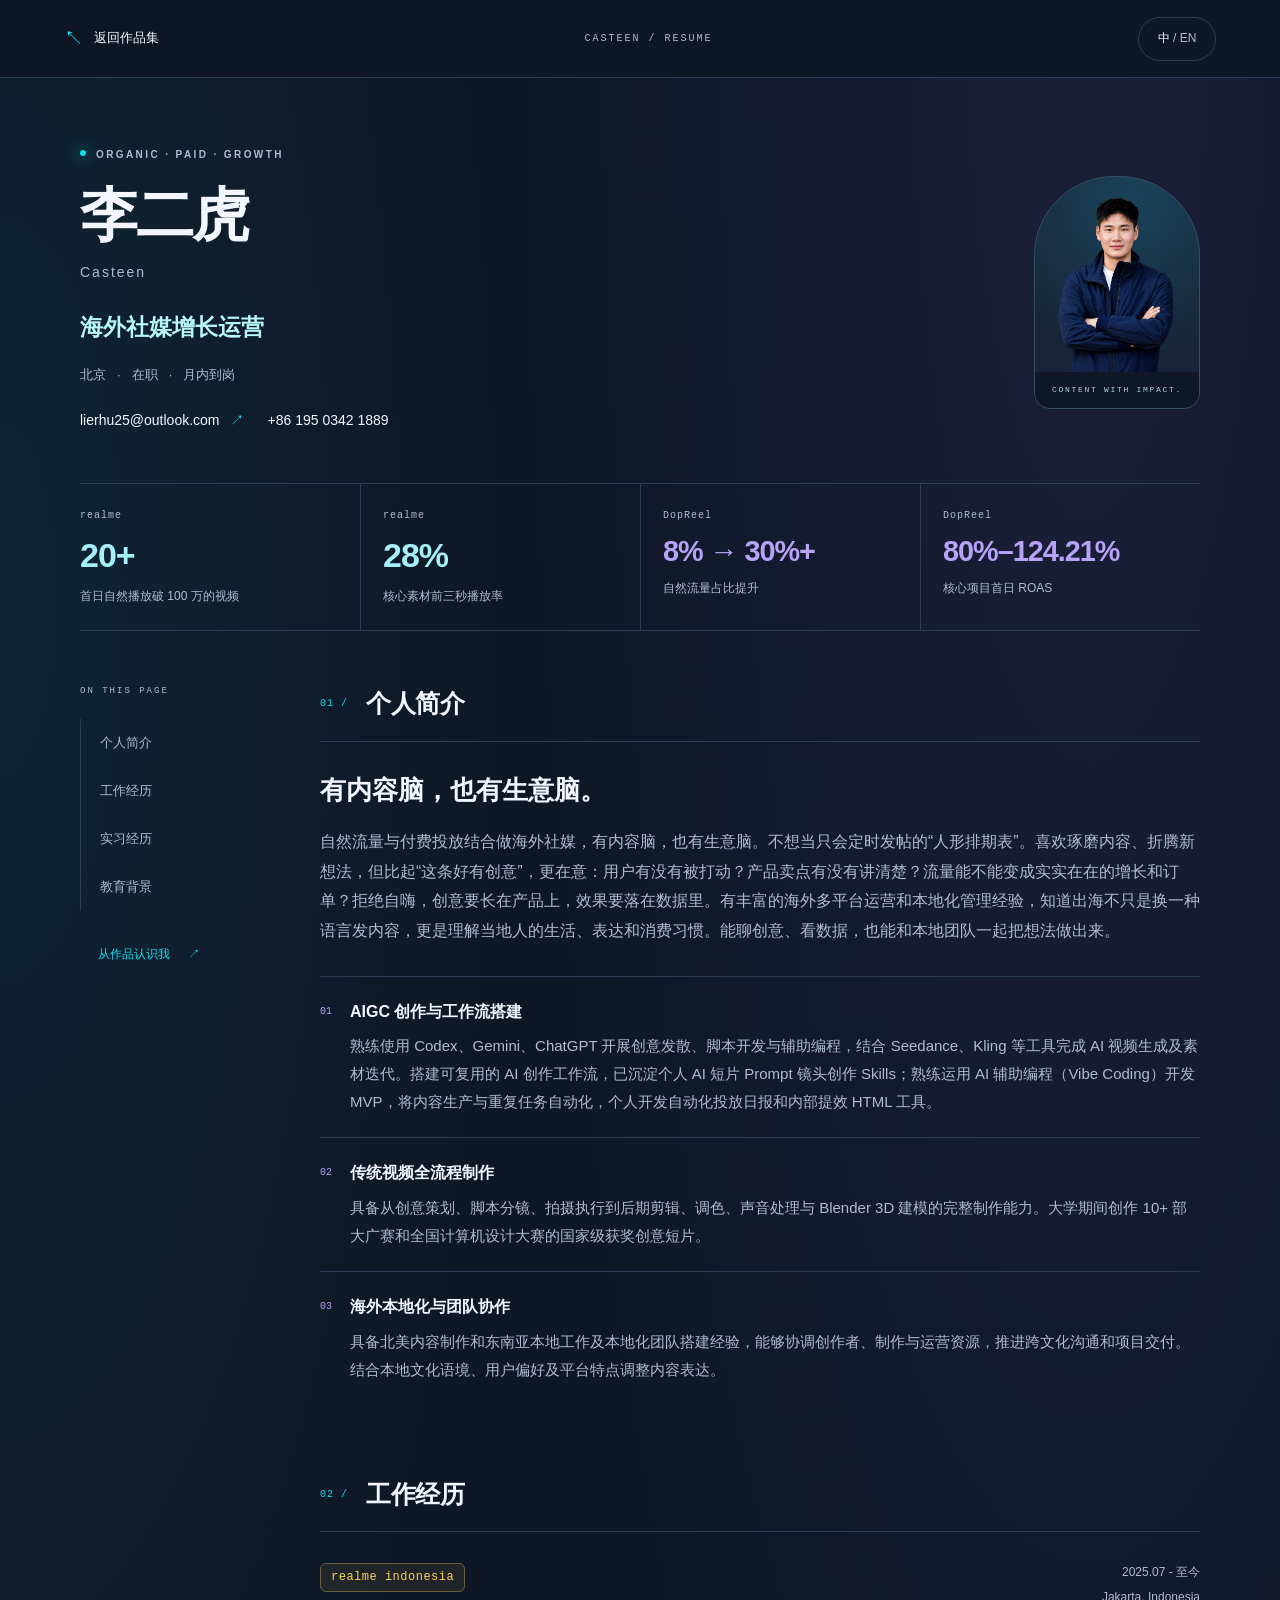
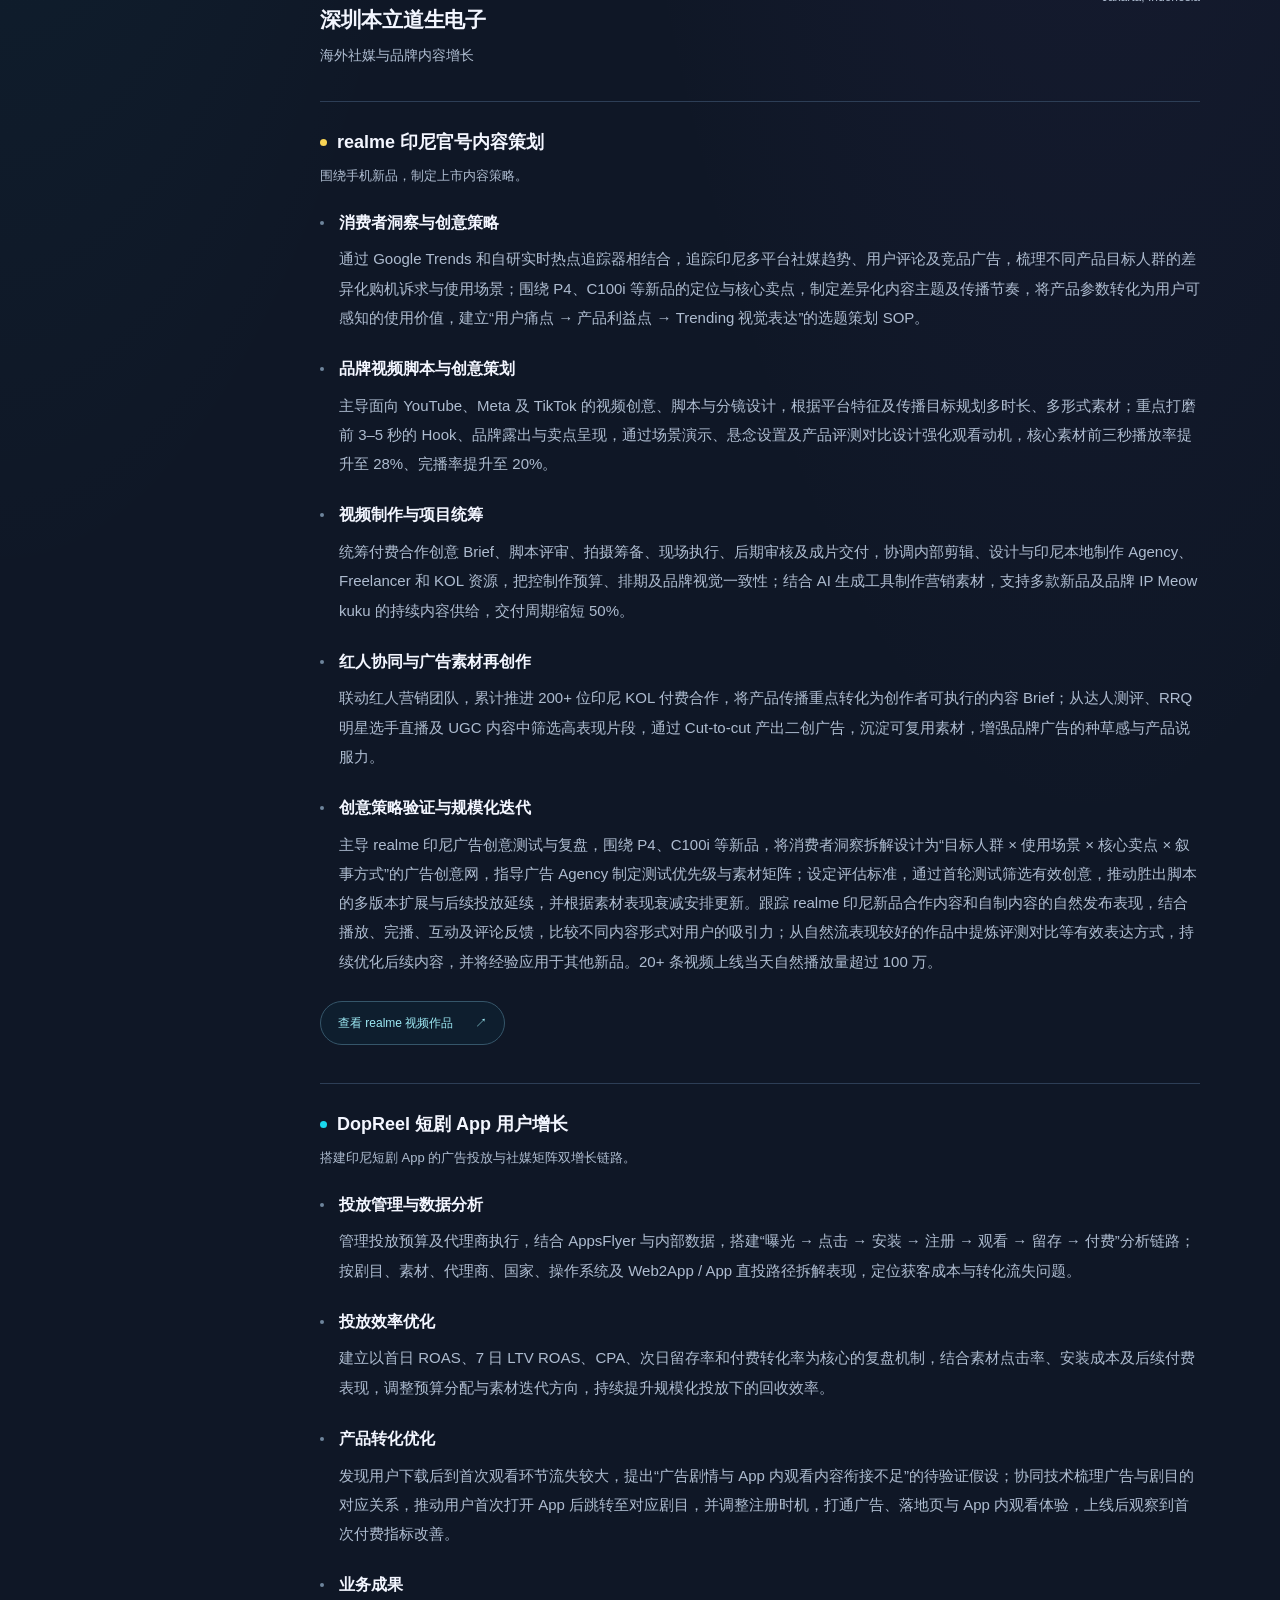
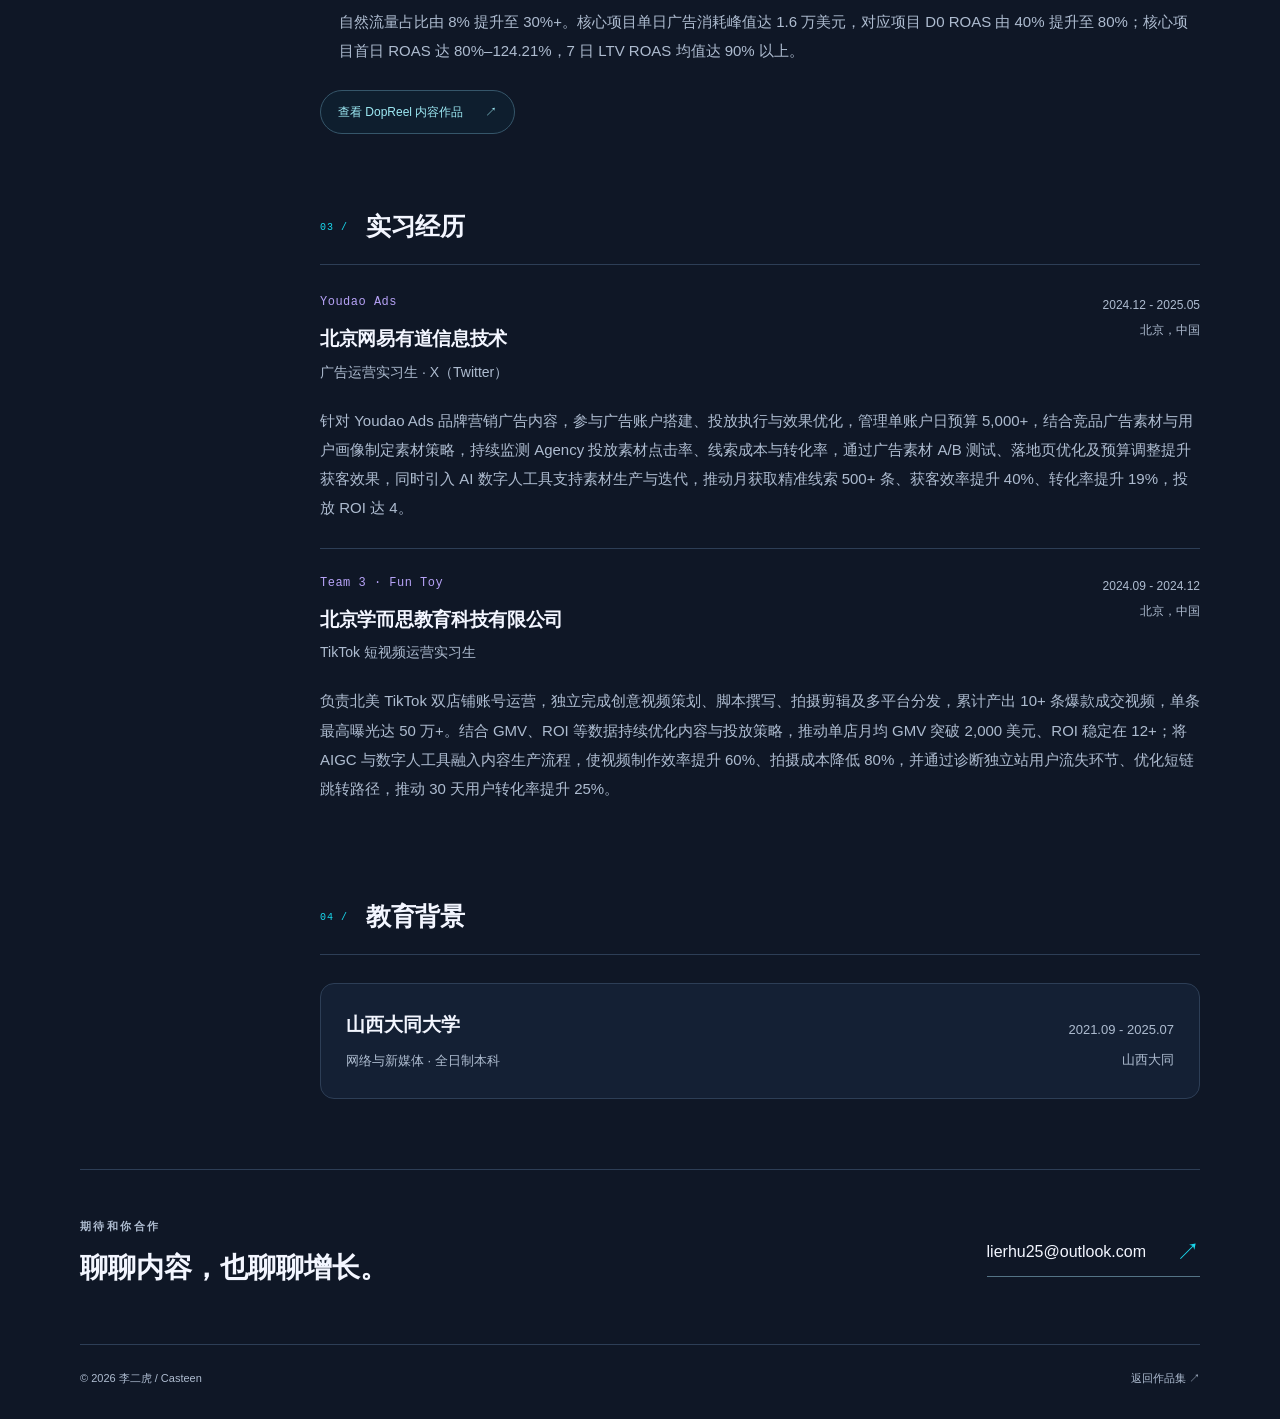
<file: 02-网页简历/index.html>
<!DOCTYPE html>
<html lang="zh-CN">
<head>
<meta charset="UTF-8"><meta name="viewport" content="width=device-width, initial-scale=1">
<meta name="theme-color" content="#0f1726">
<title>李二虎 · 海外社媒增长运营简历</title>
<meta name="description" content="李二虎 / Casteen 的海外社媒增长运营简历：realme 印尼自然与付费内容、DopReel 广告与社媒矩阵增长、网易有道广告运营及北美 TikTok 电商内容。">
<link rel="stylesheet" href="style.css?v=20261005-resume-aigc"><script src="script.js?v=20261005-resume-aigc" defer></script>
</head>
<body id="top">
<a class="skip-link" href="#experience"><span data-zh="跳到工作经历" data-en="Skip to experience">跳到工作经历</span></a>
<header class="site-header"><a class="back-link" href="../index.html#about"><span aria-hidden="true">↖</span><span data-zh="返回作品集" data-en="Back to portfolio">返回作品集</span></a><span class="header-label">CASTEEN / RESUME</span><button class="language-toggle" type="button" aria-label="Switch to English"><span class="lang-zh">中</span><span aria-hidden="true"> / </span><span class="lang-en">EN</span></button></header>
<main class="page-width">
<section class="resume-hero" aria-labelledby="resume-name"><div class="hero-copy"><p class="eyebrow">ORGANIC · PAID · GROWTH</p><h1 id="resume-name"><span data-zh="李二虎" data-en="Casteen">李二虎</span> <small data-zh="Casteen" data-en="李二虎">Casteen</small></h1><p class="hero-role" data-zh="海外社媒增长运营" data-en="Overseas Social Media &amp; Growth">海外社媒增长运营</p><div class="availability"><span data-zh="北京" data-en="Beijing">北京</span><span aria-hidden="true">·</span><span data-zh="在职" data-en="Currently employed">在职</span><span aria-hidden="true">·</span><span data-zh="月内到岗" data-en="Available within one month">月内到岗</span></div><div class="contact-row"><a href="mailto:lierhu25@outlook.com">lierhu25@outlook.com <span aria-hidden="true">↗</span></a><a href="tel:+8619503421889">+86 195 0342 1889</a></div></div><div class="portrait"><img src="assets/profile-cutout-alpha-v2-tight.png" alt="李二虎 / Casteen" width="240" height="280"><span class="portrait-caption">CONTENT WITH IMPACT.</span></div></section>
<section class="metrics" aria-label="Career highlights"><div class="metric"><span class="metric-scope">realme</span><strong>20+</strong><span data-zh="首日自然播放破 100 万的视频" data-en="Videos exceeding 1M organic views on release day">首日自然播放破 100 万的视频</span></div><div class="metric"><span class="metric-scope">realme</span><strong>28%</strong><span data-zh="核心素材前三秒播放率" data-en="Three-second view rate · key creatives">核心素材前三秒播放率</span></div><div class="metric metric-range"><span class="metric-scope">DopReel</span><strong>8% → 30%+</strong><span data-zh="自然流量占比提升" data-en="Organic traffic share growth">自然流量占比提升</span></div><div class="metric"><span class="metric-scope">DopReel</span><strong>80%–124.21%</strong><span data-zh="核心项目首日 ROAS" data-en="Day-zero ROAS · core projects">核心项目首日 ROAS</span></div></section>
<div class="resume-layout"><aside class="section-index"><p>ON THIS PAGE</p><nav aria-label="简历目录"><a href="#profile"><span data-zh="个人简介" data-en="Profile">个人简介</span></a><a href="#experience"><span data-zh="工作经历" data-en="Experience">工作经历</span></a><a href="#internships"><span data-zh="实习经历" data-en="Internships">实习经历</span></a><a href="#education"><span data-zh="教育背景" data-en="Education">教育背景</span></a></nav><a class="portfolio-link" href="../index.html#projects"><span data-zh="从作品认识我" data-en="Explore my work">从作品认识我</span> <span aria-hidden="true">↗</span></a></aside><div class="resume-content">
<section class="resume-section" id="profile"><div class="section-heading"><span>01 /</span><h2 data-zh="个人简介" data-en="Profile">个人简介</h2></div><p class="statement" data-zh="有内容脑，也有生意脑。" data-en="Creative thinking. Commercial focus.">有内容脑，也有生意脑。</p><p class="intro-text" data-zh="自然流量与付费投放结合做海外社媒，有内容脑，也有生意脑。不想当只会定时发帖的“人形排期表”。喜欢琢磨内容、折腾新想法，但比起“这条好有创意”，更在意：用户有没有被打动？产品卖点有没有讲清楚？流量能不能变成实实在在的增长和订单？拒绝自嗨，创意要长在产品上，效果要落在数据里。有丰富的海外多平台运营和本地化管理经验，知道出海不只是换一种语言发内容，更是理解当地人的生活、表达和消费习惯。能聊创意、看数据，也能和本地团队一起把想法做出来。" data-en="I combine organic content and paid media in overseas social media, bringing both a creative mindset and a commercial perspective. I want to do more than schedule posts. I enjoy exploring content and new ideas, but beyond creativity, I ask: did we connect with the audience, explain the product, and turn attention into growth and orders? Creativity should serve the product, and results should show in the data. With experience across overseas platforms and local teams, I know localization means understanding how people live, communicate, and shop. I can discuss ideas, read performance data, and work with local teams to bring a concept to life.">自然流量与付费投放结合做海外社媒，有内容脑，也有生意脑。不想当只会定时发帖的“人形排期表”。喜欢琢磨内容、折腾新想法，但比起“这条好有创意”，更在意：用户有没有被打动？产品卖点有没有讲清楚？流量能不能变成实实在在的增长和订单？拒绝自嗨，创意要长在产品上，效果要落在数据里。有丰富的海外多平台运营和本地化管理经验，知道出海不只是换一种语言发内容，更是理解当地人的生活、表达和消费习惯。能聊创意、看数据，也能和本地团队一起把想法做出来。</p><div class="capabilities"><article class="capability"><span class="capability-index">01</span><div><h3 data-zh="AIGC 创作与工作流搭建" data-en="AIGC &amp; creative workflows">AIGC 创作与工作流搭建</h3><p data-zh="熟练使用 Codex、Gemini、ChatGPT 开展创意发散、脚本开发与辅助编程，结合 Seedance、Kling 等工具完成 AI 视频生成及素材迭代。搭建可复用的 AI 创作工作流，已沉淀个人 AI 短片 Prompt 镜头创作 Skills；熟练运用 AI 辅助编程（Vibe Coding）开发 MVP，将内容生产与重复任务自动化，个人开发自动化投放日报和内部提效 HTML 工具。" data-en="Use Codex, Gemini, and ChatGPT for ideation, script development, and assisted coding, alongside Seedance and Kling for AI video generation and creative iteration. Build reusable AI workflows and shot-prompt Skills for personal short films. Use AI-assisted coding to develop MVPs that automate content production and repetitive tasks, including automated ad reports and internal HTML tools.">熟练使用 Codex、Gemini、ChatGPT 开展创意发散、脚本开发与辅助编程，结合 Seedance、Kling 等工具完成 AI 视频生成及素材迭代。搭建可复用的 AI 创作工作流，已沉淀个人 AI 短片 Prompt 镜头创作 Skills；熟练运用 AI 辅助编程（Vibe Coding）开发 MVP，将内容生产与重复任务自动化，个人开发自动化投放日报和内部提效 HTML 工具。</p></div></article><article class="capability"><span class="capability-index">02</span><div><h3 data-zh="传统视频全流程制作" data-en="End-to-end video production">传统视频全流程制作</h3><p data-zh="具备从创意策划、脚本分镜、拍摄执行到后期剪辑、调色、声音处理与 Blender 3D 建模的完整制作能力。大学期间创作 10+ 部大广赛和全国计算机设计大赛的国家级获奖创意短片。" data-en="Cover the full production process: concepts, scripts, storyboards, filming, editing, color grading, sound, and Blender 3D modeling. Created 10+ creative shorts during university that received national awards in the National College Students Advertising Art Competition and the Chinese Collegiate Computing Competition.">具备从创意策划、脚本分镜、拍摄执行到后期剪辑、调色、声音处理与 Blender 3D 建模的完整制作能力。大学期间创作 10+ 部大广赛和全国计算机设计大赛的国家级获奖创意短片。</p></div></article><article class="capability"><span class="capability-index">03</span><div><h3 data-zh="海外本地化与团队协作" data-en="Localization &amp; collaboration">海外本地化与团队协作</h3><p data-zh="具备北美内容制作和东南亚本地工作及本地化团队搭建经验，能够协调创作者、制作与运营资源，推进跨文化沟通和项目交付。结合本地文化语境、用户偏好及平台特点调整内容表达。" data-en="Experience creating content for North America, working in Southeast Asia, and building local teams. Coordinate creators, production, and operations to deliver projects across cultures, adapting content to local context, audience preferences, and platform behavior.">具备北美内容制作和东南亚本地工作及本地化团队搭建经验，能够协调创作者、制作与运营资源，推进跨文化沟通和项目交付。结合本地文化语境、用户偏好及平台特点调整内容表达。</p></div></article></div></section>
<section class="resume-section" id="experience"><div class="section-heading"><span>02 /</span><h2 data-zh="工作经历" data-en="Experience">工作经历</h2></div><article class="job-card"><div class="job-top"><div><p class="job-brand realme-brand">realme indonesia</p><h3 data-zh="深圳本立道生电子" data-en="Shenzhen Benli Daosheng Electronics">深圳本立道生电子</h3><p class="job-role" data-zh="海外社媒与品牌内容增长" data-en="Overseas Social Media &amp; Brand Content Growth">海外社媒与品牌内容增长</p></div><div class="job-meta"><p data-zh="2025.07 - 至今" data-en="Jul 2025 - Present">2025.07 - 至今</p><p>Jakarta, Indonesia</p></div></div><section class="job-project" aria-labelledby="realme-title"><div class="project-heading"><span class="project-dot realme-dot" aria-hidden="true"></span><h3 id="realme-title" data-zh="realme 印尼官号内容策划" data-en="realme Indonesia · Brand content">realme 印尼官号内容策划</h3></div><p class="project-context" data-zh="围绕手机新品，制定上市内容策略。" data-en="Launch content strategies for new smartphones.">围绕手机新品，制定上市内容策略。</p><ul class="achievement-list"><li><h4 data-zh="消费者洞察与创意策略" data-en="Consumer insight &amp; creative strategy">消费者洞察与创意策略</h4><p data-zh="通过 Google Trends 和自研实时热点追踪器相结合，追踪印尼多平台社媒趋势、用户评论及竞品广告，梳理不同产品目标人群的差异化购机诉求与使用场景；围绕 P4、C100i 等新品的定位与核心卖点，制定差异化内容主题及传播节奏，将产品参数转化为用户可感知的使用价值，建立“用户痛点 → 产品利益点 → Trending 视觉表达”的选题策划 SOP。" data-en="Combine Google Trends with a self-developed trend tracker to monitor Indonesian social trends, comments, and competitor ads. Identify purchase needs and use cases for different product audiences. Develop distinct content themes and release plans for P4, C100i, and other launches, translating specifications into user value through a repeatable pain point → product benefit → trending visual expression process.">通过 Google Trends 和自研实时热点追踪器相结合，追踪印尼多平台社媒趋势、用户评论及竞品广告，梳理不同产品目标人群的差异化购机诉求与使用场景；围绕 P4、C100i 等新品的定位与核心卖点，制定差异化内容主题及传播节奏，将产品参数转化为用户可感知的使用价值，建立“用户痛点 → 产品利益点 → Trending 视觉表达”的选题策划 SOP。</p></li><li><h4 data-zh="品牌视频脚本与创意策划" data-en="Video concepts, scripts &amp; storyboards">品牌视频脚本与创意策划</h4><p data-zh="主导面向 YouTube、Meta 及 TikTok 的视频创意、脚本与分镜设计，根据平台特征及传播目标规划多时长、多形式素材；重点打磨前 3–5 秒的 Hook、品牌露出与卖点呈现，通过场景演示、悬念设置及产品评测对比设计强化观看动机，核心素材前三秒播放率提升至 28%、完播率提升至 20%。" data-en="Lead video concepts, scripts, and storyboards for YouTube, Meta, and TikTok, adapting lengths and formats to each platform and objective. Refine the first 3–5 seconds, branding, and product benefits through demonstrations, suspense, and comparisons. Key creatives reached a 28% three-second view rate and a 20% completion rate.">主导面向 YouTube、Meta 及 TikTok 的视频创意、脚本与分镜设计，根据平台特征及传播目标规划多时长、多形式素材；重点打磨前 3–5 秒的 Hook、品牌露出与卖点呈现，通过场景演示、悬念设置及产品评测对比设计强化观看动机，核心素材前三秒播放率提升至 28%、完播率提升至 20%。</p></li><li><h4 data-zh="视频制作与项目统筹" data-en="Production &amp; project coordination">视频制作与项目统筹</h4><p data-zh="统筹付费合作创意 Brief、脚本评审、拍摄筹备、现场执行、后期审核及成片交付，协调内部剪辑、设计与印尼本地制作 Agency、Freelancer 和 KOL 资源，把控制作预算、排期及品牌视觉一致性；结合 AI 生成工具制作营销素材，支持多款新品及品牌 IP Meow kuku 的持续内容供给，交付周期缩短 50%。" data-en="Coordinate paid-partnership briefs, script reviews, pre-production, shoots, post-production, and delivery. Work with internal editors and designers, Indonesian production agencies, freelancers, and KOLs while managing budgets, schedules, and visual consistency. Use AI-generated assets to support launches and the Meow kuku brand IP, shortening delivery cycles by 50%.">统筹付费合作创意 Brief、脚本评审、拍摄筹备、现场执行、后期审核及成片交付，协调内部剪辑、设计与印尼本地制作 Agency、Freelancer 和 KOL 资源，把控制作预算、排期及品牌视觉一致性；结合 AI 生成工具制作营销素材，支持多款新品及品牌 IP Meow kuku 的持续内容供给，交付周期缩短 50%。</p></li><li><h4 data-zh="红人协同与广告素材再创作" data-en="KOL collaboration &amp; creative repurposing">红人协同与广告素材再创作</h4><p data-zh="联动红人营销团队，累计推进 200+ 位印尼 KOL 付费合作，将产品传播重点转化为创作者可执行的内容 Brief；从达人测评、RRQ 明星选手直播及 UGC 内容中筛选高表现片段，通过 Cut-to-cut 产出二创广告，沉淀可复用素材，增强品牌广告的种草感与产品说服力。" data-en="Work with influencer marketing teams on paid collaborations with 200+ Indonesian KOLs, turning product priorities into actionable creator briefs. Select high-performing clips from reviews, RRQ player livestreams, and UGC, then recut them into reusable ads with stronger product persuasion and a creator-led feel.">联动红人营销团队，累计推进 200+ 位印尼 KOL 付费合作，将产品传播重点转化为创作者可执行的内容 Brief；从达人测评、RRQ 明星选手直播及 UGC 内容中筛选高表现片段，通过 Cut-to-cut 产出二创广告，沉淀可复用素材，增强品牌广告的种草感与产品说服力。</p></li><li><h4 data-zh="创意策略验证与规模化迭代" data-en="Creative testing &amp; scaled iteration">创意策略验证与规模化迭代</h4><p data-zh="主导 realme 印尼广告创意测试与复盘，围绕 P4、C100i 等新品，将消费者洞察拆解设计为“目标人群 × 使用场景 × 核心卖点 × 叙事方式”的广告创意网，指导广告 Agency 制定测试优先级与素材矩阵；设定评估标准，通过首轮测试筛选有效创意，推动胜出脚本的多版本扩展与后续投放延续，并根据素材表现衰减安排更新。跟踪 realme 印尼新品合作内容和自制内容的自然发布表现，结合播放、完播、互动及评论反馈，比较不同内容形式对用户的吸引力；从自然流表现较好的作品中提炼评测对比等有效表达方式，持续优化后续内容，并将经验应用于其他新品。20+ 条视频上线当天自然播放量超过 100 万。" data-en="Lead creative testing and reviews for realme Indonesia. For P4, C100i, and other launches, structure insights by audience × use case × benefit × narrative, guiding agency test priorities and creative matrices. Establish evaluation criteria, expand winning scripts, and refresh creatives as performance declines. Track organic performance of partnered and in-house launch content through views, completion, engagement, and comments. Identify effective formats such as review comparisons, refine subsequent content, and transfer insights to other launches. More than 20 videos exceeded one million organic views on their release day.">主导 realme 印尼广告创意测试与复盘，围绕 P4、C100i 等新品，将消费者洞察拆解设计为“目标人群 × 使用场景 × 核心卖点 × 叙事方式”的广告创意网，指导广告 Agency 制定测试优先级与素材矩阵；设定评估标准，通过首轮测试筛选有效创意，推动胜出脚本的多版本扩展与后续投放延续，并根据素材表现衰减安排更新。跟踪 realme 印尼新品合作内容和自制内容的自然发布表现，结合播放、完播、互动及评论反馈，比较不同内容形式对用户的吸引力；从自然流表现较好的作品中提炼评测对比等有效表达方式，持续优化后续内容，并将经验应用于其他新品。20+ 条视频上线当天自然播放量超过 100 万。</p></li></ul><a class="project-work" href="../index.html?project=realme#collection-realme"><span data-zh="查看 realme 视频作品" data-en="View realme video work">查看 realme 视频作品</span> <span aria-hidden="true">↗</span></a></section><section class="job-project" aria-labelledby="dopreel-title"><div class="project-heading"><span class="project-dot" aria-hidden="true"></span><h3 id="dopreel-title" data-zh="DopReel 短剧 App 用户增长" data-en="DopReel · Short-drama app growth">DopReel 短剧 App 用户增长</h3></div><p class="project-context" data-zh="搭建印尼短剧 App 的广告投放与社媒矩阵双增长链路。" data-en="Build two growth paths for an Indonesian short-drama app: paid advertising and a social media account network.">搭建印尼短剧 App 的广告投放与社媒矩阵双增长链路。</p><ul class="achievement-list"><li><h4 data-zh="投放管理与数据分析" data-en="Paid media &amp; funnel analysis">投放管理与数据分析</h4><p data-zh="管理投放预算及代理商执行，结合 AppsFlyer 与内部数据，搭建“曝光 → 点击 → 安装 → 注册 → 观看 → 留存 → 付费”分析链路；按剧目、素材、代理商、国家、操作系统及 Web2App / App 直投路径拆解表现，定位获客成本与转化流失问题。" data-en="Manage media budgets and agency delivery. Combine AppsFlyer and internal data across impressions → clicks → installs → registration → viewing → retention → payment. Break performance down by drama, creative, agency, country, operating system, and Web2App versus direct app campaigns to identify acquisition costs and conversion drop-offs.">管理投放预算及代理商执行，结合 AppsFlyer 与内部数据，搭建“曝光 → 点击 → 安装 → 注册 → 观看 → 留存 → 付费”分析链路；按剧目、素材、代理商、国家、操作系统及 Web2App / App 直投路径拆解表现，定位获客成本与转化流失问题。</p></li><li><h4 data-zh="投放效率优化" data-en="Performance optimization">投放效率优化</h4><p data-zh="建立以首日 ROAS、7 日 LTV ROAS、CPA、次日留存率和付费转化率为核心的复盘机制，结合素材点击率、安装成本及后续付费表现，调整预算分配与素材迭代方向，持续提升规模化投放下的回收效率。" data-en="Build a review process around day-zero ROAS, seven-day LTV ROAS, CPA, next-day retention, and paid conversion. Use creative CTR, install costs, and subsequent payments to guide budget allocation and creative iteration, improving recovery efficiency as campaigns scale.">建立以首日 ROAS、7 日 LTV ROAS、CPA、次日留存率和付费转化率为核心的复盘机制，结合素材点击率、安装成本及后续付费表现，调整预算分配与素材迭代方向，持续提升规模化投放下的回收效率。</p></li><li><h4 data-zh="产品转化优化" data-en="Product conversion optimization">产品转化优化</h4><p data-zh="发现用户下载后到首次观看环节流失较大，提出“广告剧情与 App 内观看内容衔接不足”的待验证假设；协同技术梳理广告与剧目的对应关系，推动用户首次打开 App 后跳转至对应剧目，并调整注册时机，打通广告、落地页与 App 内观看体验，上线后观察到首次付费指标改善。" data-en="Identify substantial drop-off between download and first viewing, then propose testing whether the ad story and in-app content were poorly connected. Work with engineering to map ads to dramas, route first-time users to the matching title, and adjust registration timing. Observed improvement in first-payment metrics after connecting the ad, landing page, and in-app viewing experience.">发现用户下载后到首次观看环节流失较大，提出“广告剧情与 App 内观看内容衔接不足”的待验证假设；协同技术梳理广告与剧目的对应关系，推动用户首次打开 App 后跳转至对应剧目，并调整注册时机，打通广告、落地页与 App 内观看体验，上线后观察到首次付费指标改善。</p></li><li><h4 data-zh="业务成果" data-en="Business outcomes">业务成果</h4><p data-zh="自然流量占比由 8% 提升至 30%+。核心项目单日广告消耗峰值达 1.6 万美元，对应项目 D0 ROAS 由 40% 提升至 80%；核心项目首日 ROAS 达 80%–124.21%，7 日 LTV ROAS 均值达 90% 以上。" data-en="Organic traffic share increased from 8% to over 30%. Peak daily ad spend for a core project reached US$16,000, with that project’s D0 ROAS increasing from 40% to 80%. Core projects achieved day-zero ROAS of 80%–124.21% and average seven-day LTV ROAS above 90%.">自然流量占比由 8% 提升至 30%+。核心项目单日广告消耗峰值达 1.6 万美元，对应项目 D0 ROAS 由 40% 提升至 80%；核心项目首日 ROAS 达 80%–124.21%，7 日 LTV ROAS 均值达 90% 以上。</p></li></ul><a class="project-work" href="../index.html?project=dopreel#collection-dopreel"><span data-zh="查看 DopReel 内容作品" data-en="View DopReel content work">查看 DopReel 内容作品</span> <span aria-hidden="true">↗</span></a></section></article></section>
<section class="resume-section" id="internships"><div class="section-heading"><span>03 /</span><h2 data-zh="实习经历" data-en="Internships">实习经历</h2></div><div class="internships"><article class="intern-card"><div class="job-top"><div><p class="job-brand">Youdao Ads</p><h3 data-zh="北京网易有道信息技术" data-en="NetEase Youdao">北京网易有道信息技术</h3><p class="job-role" data-zh="广告运营实习生 · X（Twitter）" data-en="Advertising Operations Intern · X (Twitter)">广告运营实习生 · X（Twitter）</p></div><div class="job-meta"><p>2024.12 - 2025.05</p><p data-zh="北京，中国" data-en="Beijing, China">北京，中国</p></div></div><p class="intern-description" data-zh="针对 Youdao Ads 品牌营销广告内容，参与广告账户搭建、投放执行与效果优化，管理单账户日预算 5,000+，结合竞品广告素材与用户画像制定素材策略，持续监测 Agency 投放素材点击率、线索成本与转化率，通过广告素材 A/B 测试、落地页优化及预算调整提升获客效果，同时引入 AI 数字人工具支持素材生产与迭代，推动月获取精准线索 500+ 条、获客效率提升 40%、转化率提升 19%，投放 ROI 达 4。" data-en="Support account setup, campaign execution, and optimization for Youdao Ads brand campaigns on X (Twitter), managing daily budgets of 5,000+ per account. Develop creative strategies from competitor ads and audience profiles, monitor agency creative CTR, lead costs, and conversion rates, and optimize through A/B tests, landing-page improvements, and budget adjustments. Introduce AI digital-human tools for creative production. Results included 500+ qualified monthly leads, 40% higher acquisition efficiency, a 19% increase in conversion rate, and ROI of 4.">针对 Youdao Ads 品牌营销广告内容，参与广告账户搭建、投放执行与效果优化，管理单账户日预算 5,000+，结合竞品广告素材与用户画像制定素材策略，持续监测 Agency 投放素材点击率、线索成本与转化率，通过广告素材 A/B 测试、落地页优化及预算调整提升获客效果，同时引入 AI 数字人工具支持素材生产与迭代，推动月获取精准线索 500+ 条、获客效率提升 40%、转化率提升 19%，投放 ROI 达 4。</p></article><article class="intern-card"><div class="job-top"><div><p class="job-brand">Team 3 · Fun Toy</p><h3 data-zh="北京学而思教育科技有限公司" data-en="Beijing Xueersi Education Technology Co., Ltd.">北京学而思教育科技有限公司</h3><p class="job-role" data-zh="TikTok 短视频运营实习生" data-en="TikTok Short-Video Operations Intern">TikTok 短视频运营实习生</p></div><div class="job-meta"><p>2024.09 - 2024.12</p><p data-zh="北京，中国" data-en="Beijing, China">北京，中国</p></div></div><p class="intern-description" data-zh="负责北美 TikTok 双店铺账号运营，独立完成创意视频策划、脚本撰写、拍摄剪辑及多平台分发，累计产出 10+ 条爆款成交视频，单条最高曝光达 50 万+。结合 GMV、ROI 等数据持续优化内容与投放策略，推动单店月均 GMV 突破 2,000 美元、ROI 稳定在 12+；将 AIGC 与数字人工具融入内容生产流程，使视频制作效率提升 60%、拍摄成本降低 80%，并通过诊断独立站用户流失环节、优化短链跳转路径，推动 30 天用户转化率提升 25%。" data-en="Operate two TikTok shop accounts targeting North America, independently handling concepts, scripts, filming, editing, and cross-platform distribution. Produce 10+ high-performing sales videos, with peak exposure of 500,000+ for one video. Use GMV and ROI data to refine content and campaigns, taking average monthly GMV per shop above US$2,000 and maintaining ROI at 12+. Integrate AIGC and digital-human tools to improve video production efficiency by 60% and reduce filming costs by 80%. Diagnose off-site drop-off and optimize short-link routing, increasing the 30-day user conversion rate by 25%.">负责北美 TikTok 双店铺账号运营，独立完成创意视频策划、脚本撰写、拍摄剪辑及多平台分发，累计产出 10+ 条爆款成交视频，单条最高曝光达 50 万+。结合 GMV、ROI 等数据持续优化内容与投放策略，推动单店月均 GMV 突破 2,000 美元、ROI 稳定在 12+；将 AIGC 与数字人工具融入内容生产流程，使视频制作效率提升 60%、拍摄成本降低 80%，并通过诊断独立站用户流失环节、优化短链跳转路径，推动 30 天用户转化率提升 25%。</p></article></div></section>
<section class="resume-section" id="education"><div class="section-heading"><span>04 /</span><h2 data-zh="教育背景" data-en="Education">教育背景</h2></div><article class="education-card"><div><h3 data-zh="山西大同大学" data-en="Shanxi Datong University">山西大同大学</h3><p data-zh="网络与新媒体 · 全日制本科" data-en="Network &amp; New Media · Full-time bachelor’s degree">网络与新媒体 · 全日制本科</p></div><div class="job-meta"><p>2021.09 - 2025.07</p><p data-zh="山西大同" data-en="Datong, Shanxi">山西大同</p></div></article></section>
</div></div>
<section class="resume-contact" aria-labelledby="contact-title"><div><p class="eyebrow" data-zh="期待和你合作" data-en="LET’S WORK TOGETHER">期待和你合作</p><h2 id="contact-title" data-zh="聊聊内容，也聊聊增长。" data-en="Let’s talk content and growth.">聊聊内容，也聊聊增长。</h2></div><a href="mailto:lierhu25@outlook.com">lierhu25@outlook.com <span aria-hidden="true">↗</span></a></section>
</main><footer class="page-width"><span>© 2026 李二虎 / Casteen</span><a href="../index.html"><span data-zh="返回作品集" data-en="Back to portfolio">返回作品集</span> ↗</a></footer>
</body></html>
</file>
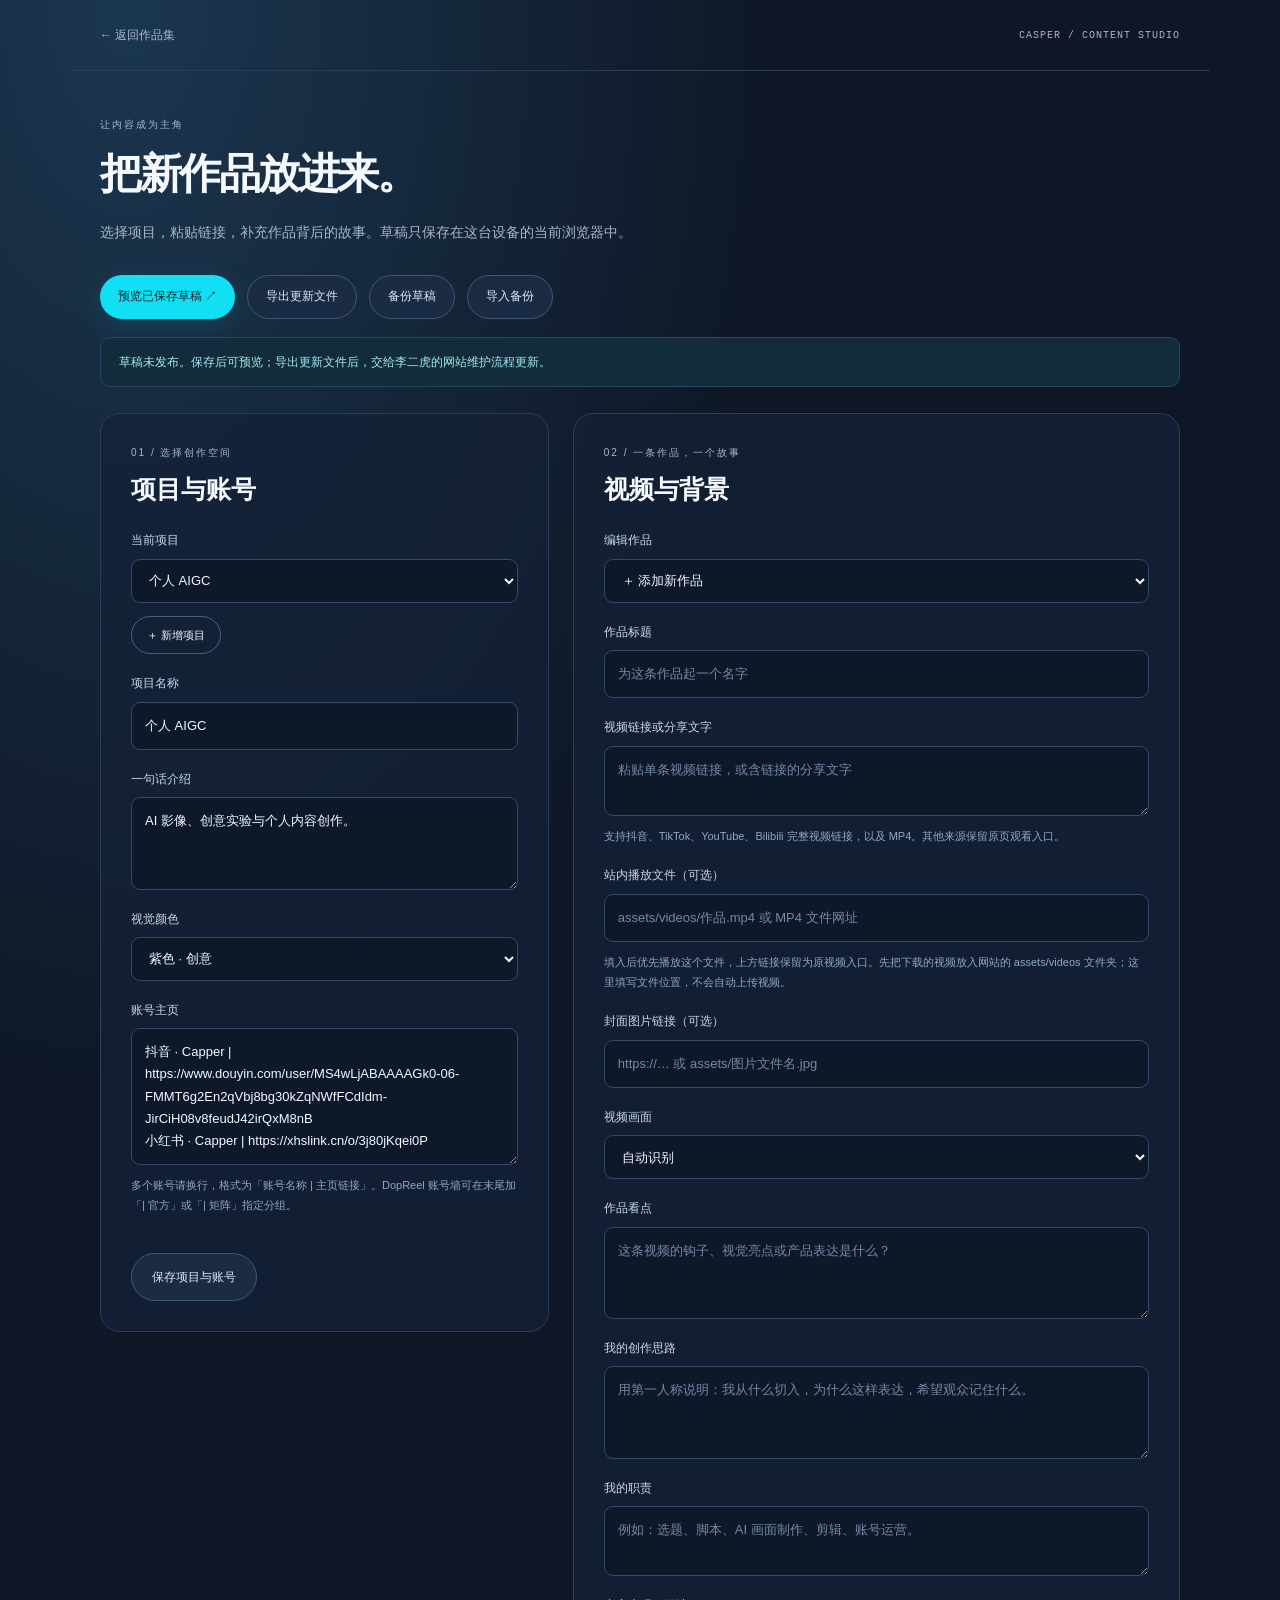
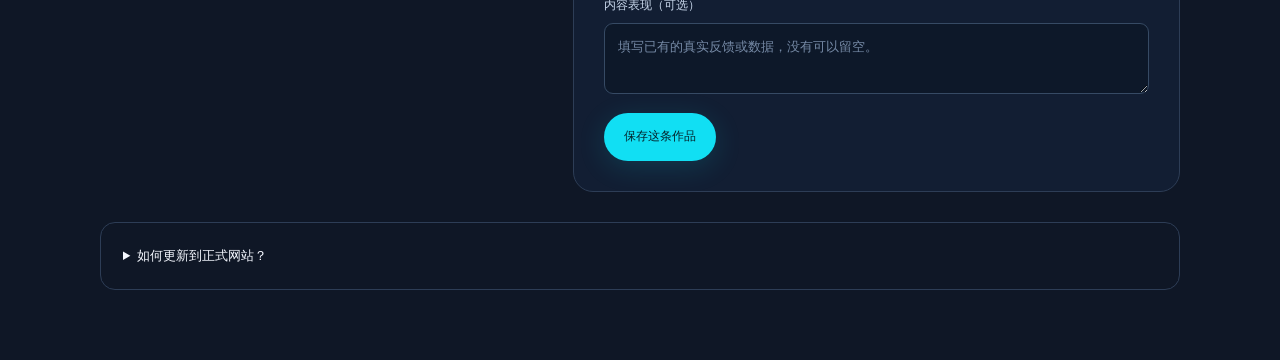
<file: portfolio-editor.html>
<!DOCTYPE html>
<html lang="zh-CN">
<head><meta charset="UTF-8"><meta name="viewport" content="width=device-width, initial-scale=1"><meta name="robots" content="noindex"><title>管理作品 · 李二虎</title><link rel="stylesheet" href="style.css?v=20261005-hero-intro"><link rel="stylesheet" href="portfolio-editor.css"><script src="video-utils.js?v=20261005-channel-wall" defer></script><script src="portfolio-data.js?v=20261009-tennis-film" defer></script><script src="portfolio-editor.js?v=20261005-channel-wall" defer></script></head>
<body class="editor-page">
<header class="editor-header"><a href="index.html">← 返回作品集</a><span>CASPER / CONTENT STUDIO</span></header>
<main class="editor-main">
  <div class="editor-intro"><p class="eyebrow">让内容成为主角</p><h1>把新作品放进来。</h1><p>选择项目，粘贴链接，补充作品背后的故事。草稿只保存在这台设备的当前浏览器中。</p></div>
  <div class="editor-actions"><a class="button primary" id="preview-draft" href="index.html?preview=draft#projects" target="_blank" rel="noopener">预览已保存草稿 ↗</a><button class="button secondary" type="button" id="export-data">导出更新文件</button><button class="button secondary" type="button" id="export-backup">备份草稿</button><label class="button secondary import-label">导入备份<input id="import-backup" type="file" accept="application/json,.json"></label></div>
  <p id="editor-status" class="editor-status" role="status" aria-live="polite">草稿未发布。保存后可预览；导出更新文件后，交给李二虎的网站维护流程更新。</p>
  <div class="editor-columns">
    <section class="editor-panel" aria-labelledby="account-heading"><p class="eyebrow">01 / 选择创作空间</p><h2 id="account-heading">项目与账号</h2>
      <label>当前项目<select id="project-select"></select></label>
      <button type="button" id="add-project" class="small-button">＋ 新增项目</button>
      <form id="project-form">
        <label>项目名称<input name="name" required maxlength="120" placeholder="例如：个人 AIGC"></label>
        <label>一句话介绍<textarea name="description" rows="3" maxlength="1000" placeholder="这个项目主要做什么内容？"></textarea></label>
        <label>视觉颜色<select name="theme"><option value="aigc">紫色 · 创意</option><option value="realme">黄色 · 品牌</option><option value="dopreel">青色 · 影像</option></select></label>
        <label>账号主页<textarea name="accounts" rows="5" placeholder="一行一个：账号名称 | 主页链接&#10;抖音 · CloveE | https://..."></textarea></label>
        <p class="field-hint">多个账号请换行，格式为「账号名称 | 主页链接」。DopReel 账号墙可在末尾加「| 官方」或「| 矩阵」指定分组。</p>
        <button type="submit" class="button secondary">保存项目与账号</button>
      </form>
    </section>
    <section class="editor-panel" aria-labelledby="video-editor-heading"><p class="eyebrow">02 / 一条作品，一个故事</p><h2 id="video-editor-heading">视频与背景</h2>
      <label>编辑作品<select id="video-select"><option value="new">＋ 添加新作品</option></select></label>
      <form id="video-form">
        <label>作品标题<input name="title" required maxlength="180" placeholder="为这条作品起一个名字"></label>
        <label>视频链接或分享文字<textarea name="url" rows="2" required placeholder="粘贴单条视频链接，或含链接的分享文字"></textarea></label>
        <p id="video-link-hint" class="field-hint" aria-live="polite">支持抖音、TikTok、YouTube、Bilibili 完整视频链接，以及 MP4。其他来源保留原页观看入口。</p>
        <label>站内播放文件（可选）<input name="file" placeholder="assets/videos/作品.mp4 或 MP4 文件网址"></label>
        <p class="field-hint">填入后优先播放这个文件，上方链接保留为原视频入口。先把下载的视频放入网站的 assets/videos 文件夹；这里填写文件位置，不会自动上传视频。</p>
        <label>封面图片链接（可选）<input name="cover" placeholder="https://… 或 assets/图片文件名.jpg"></label>
        <label>视频画面<select name="orientation"><option value="auto">自动识别</option><option value="portrait">竖屏 9:16</option><option value="landscape">横屏 16:9</option></select></label>
        <label>作品看点<textarea name="background" rows="3" maxlength="5000" placeholder="这条视频的钩子、视觉亮点或产品表达是什么？"></textarea></label>
        <label>我的创作思路<textarea name="idea" rows="3" maxlength="5000" placeholder="用第一人称说明：我从什么切入，为什么这样表达，希望观众记住什么。"></textarea></label>
        <label>我的职责<textarea name="role" rows="2" maxlength="600" placeholder="例如：选题、脚本、AI 画面制作、剪辑、账号运营。"></textarea></label>
        <label>内容表现（可选）<textarea name="result" rows="2" maxlength="1000" placeholder="填写已有的真实反馈或数据，没有可以留空。"></textarea></label>
        <div class="form-actions"><button type="submit" class="button primary">保存这条作品</button><button type="button" id="remove-video" class="small-button" hidden>从草稿移除</button></div>
      </form>
    </section>
  </div>
  <details class="editor-help"><summary>如何更新到正式网站？</summary><ol><li>先保存项目、账号或作品，然后点「预览已保存草稿」。</li><li>确认内容后，点「导出更新文件」，得到 portfolio-data.js 文件。</li><li>将文件交给我更新，或替换 GitHub 项目中的同名文件。只有正式提交后，线上访客才会看到更新。</li><li>修改前点「备份草稿」保存一份副本；需要恢复时点「导入备份」。</li></ol><p>抖音 / TikTok 的分享短链接需要先打开，并复制跳转后的完整视频网址。视频可能因平台权限、地区限制或删除而无法播放，页面会保留原链接。封面须使用可公开访问的图片链接；本地图片需要先加入网站的 assets 文件夹。</p></details>
</main></body></html>
</file>
<file: style.css>
@charset "UTF-8";
:root{--bg:#0f1726;--panel:#151f33;--ink:#f5f8ff;--muted:#a9b6ca;--line:#2d3d56;--accent:#11dff3;--max:1240px;--gutter:clamp(22px,5vw,80px);color-scheme:dark}
*{box-sizing:border-box}
html{scroll-behavior:smooth;scroll-padding-top:120px}
body{margin:0;background:radial-gradient(ellipse at 7% 5%,#11dff312,transparent 29%),radial-gradient(ellipse at 90% 11%,#7d5cff1b,transparent 31%),var(--bg);color:var(--ink);font-family:Inter,"Helvetica Neue",Arial,"PingFang SC","Microsoft YaHei",sans-serif;font-size:16px;line-height:1.7;-webkit-font-smoothing:antialiased}
body.dialog-open{overflow:hidden}
a{color:inherit;text-decoration:none}
button{font:inherit;color:inherit;cursor:pointer}
img{display:block;max-width:100%;height:auto}
button,a,summary{-webkit-tap-highlight-color:transparent;touch-action:manipulation}
:focus-visible{outline:2px solid var(--accent);outline-offset:6px}
::selection{background:var(--accent);color:var(--bg)}
h1,h2,h3,h4,p{margin:0}
h1,h2,h3,h4{line-height:1.25}
.page-width{max-width:calc(var(--max) + var(--gutter)*2);margin-inline:auto;padding-inline:var(--gutter)}
.skip-link{position:fixed;top:12px;left:12px;padding:12px 20px;background:var(--accent);color:var(--bg);z-index:100;transform:translateY(-160%)}
.skip-link:focus{transform:translateY(0)}
/* Navigation */
.site-header{position:sticky;top:0;z-index:20;background:#0d1728e8;backdrop-filter:blur(18px);min-height:88px;max-width:calc(var(--max) + var(--gutter)*2);margin:auto;padding:16px var(--gutter);display:flex;align-items:center;justify-content:space-between;gap:28px;border-bottom:1px solid var(--line)}
.brand{display:flex;align-items:center;gap:14px;flex-shrink:0}
.brand-symbol{font-size:52px;line-height:1;font-weight:700;letter-spacing:-6px;padding-right:6px}
.brand-symbol span{color:var(--accent)}
.brand-name{font-size:17px;line-height:1.3;font-weight:600;letter-spacing:.3px}
.brand-name>span{display:block;font-size:10px;font-weight:400;letter-spacing:1.4px;color:var(--muted);margin-top:5px}
.nav{display:flex;gap:32px;font-size:13px}
.nav a{padding-block:12px;color:#c6d3e7;transition:color .2s}
.nav a:hover,.nav a:focus-visible,.text-link:hover,.account-grid a:hover{color:var(--accent)}
.header-actions{display:flex;align-items:center;gap:25px}
.language-toggle{display:flex;align-items:center;gap:8px;padding:10px 4px;min-height:44px;border:0;background:transparent;font-size:12px;color:var(--muted)}
.language-divider{color:#59708f}
.lang-zh,body[data-lang="en"] .lang-en{color:var(--ink)}
body[data-lang="en"] .lang-zh{color:var(--muted)}
.contact-link{display:flex;align-items:center;gap:25px;border:1px solid #3c6179;border-radius:30px;padding:10px 15px;font-size:12px;white-space:nowrap}
.contact-link:hover{border-color:var(--accent);color:var(--accent)}
/* Introduction */
.hero{display:grid;grid-template-columns:1.25fr 1fr;align-items:center;gap:45px;padding-top:76px;padding-bottom:74px;overflow:hidden}
.eyebrow{font-size:10px;font-weight:500;letter-spacing:2px;color:var(--muted);display:flex;align-items:center;gap:8px}
.status-dot{box-shadow:0 0 14px var(--accent);width:6px;height:6px;background:var(--accent);border-radius:50%;flex-shrink:0}
h1{font-size:clamp(42px,4.8vw,72px);letter-spacing:-2.5px;line-height:1.25;font-weight:750;margin-top:25px}
.hero-second{background:linear-gradient(105deg,#eef5ff,#11dff3 75%);color:transparent;background-clip:text}
.accent{color:var(--accent)}
.hero-intro{max-width:490px;margin-top:25px;padding-bottom:4px}
.hero-intro p{color:var(--muted);font-size:14px;line-height:1.95}
.hero-intro p+p{margin-top:14px}
.hero-intro .hero-intro-lead{color:#d9e9f4;font-weight:500}
.text-link{font-size:13px;display:inline-flex;align-items:center;gap:22px;transition:color .2s}
.hero-intro .text-link{margin-top:24px;border:1px solid #11dff35c;padding:11px 20px;border-radius:30px;background:#11dff310;color:#91f3fc}
.section-heading{display:flex;align-items:center;justify-content:space-between;gap:20px;border-top:1px solid var(--line);padding-top:24px;margin-bottom:30px}
.section-title{display:flex;align-items:center;gap:17px}
.section-index{font:11px ui-monospace,SFMono-Regular,Menlo,monospace;letter-spacing:1px;color:var(--accent)}
.section-title h2{font-size:25px;letter-spacing:-.5px;font-weight:650}
.section-note{font-size:12px;color:var(--muted)}
.anchor-alias{display:block;position:relative;top:-12px;visibility:hidden}
/* Featured campaign */
.featured-work{display:grid;grid-template-columns:1fr 1.12fr;min-height:480px;border:1px solid var(--line);border-radius:22px;overflow:hidden;background:linear-gradient(130deg,#192944,#111d32)}
.featured-copy{padding:44px;display:flex;flex-direction:column;align-items:flex-start;justify-content:center}
.work-kicker{font-size:10px;letter-spacing:1.2px;color:var(--muted);font-weight:500}
.featured-copy .work-kicker{display:flex;gap:15px;align-items:center}
.featured-copy .work-kicker>span:first-child{color:var(--accent);font-family:ui-monospace,monospace}
.featured-copy h3{font-size:clamp(27px,3vw,40px);line-height:1.38;font-weight:500;letter-spacing:-.7px;margin:23px 0 19px}
.work-description{color:#b2c4dd;font-size:14px;line-height:1.9;max-width:380px}
.campaign-stages{display:flex;align-items:center;gap:12px;margin:25px 0;color:#c6e9f5;font-size:11px}
.campaign-stages i,.workflow i{font-style:normal;color:#7292ae}
.button{display:inline-flex;align-items:center;gap:29px;border:0;border-radius:30px;padding:13px 20px;min-height:48px;font-size:13px;font-weight:500}
.primary{box-shadow:0 6px 28px #11dff325;background:var(--accent);color:#05242c;transition:background .2s,transform .2s}
.primary:hover{background:#73f0fc;transform:translateY(-2px)}
.work-footnote{font-size:10px;color:var(--muted);margin-top:18px;letter-spacing:.5px}
.featured-art{position:relative;overflow:hidden;min-height:480px;background:#062441;isolation:isolate}
.campaign-poster{width:100%;height:100%;object-fit:cover;object-position:50% 8%;position:absolute;inset:0;transition:transform .65s}
.featured-art:hover .campaign-poster{transform:scale(1.035)}
.art-shade{position:absolute;inset:0;background:linear-gradient(0deg,rgba(4,20,29,.92) 0%,transparent 45%,rgba(4,20,29,.3) 100%)}
.campaign-document{position:absolute;bottom:-68px;left:30px;width:37%;height:auto;transform:rotate(-8deg);box-shadow:0 20px 45px #06101980;border:4px solid #f0f1e9;border-radius:3px;transition:transform .45s}
.featured-art:hover .campaign-document{transform:rotate(-5deg) translateY(-8px)}
.art-label{position:absolute;top:24px;left:26px;font-size:11px;letter-spacing:2px;font-weight:600;color:white;display:flex;gap:14px;align-items:center}
.art-label span{font-size:9px;letter-spacing:1.5px;font-weight:400;border-left:1px solid #b4cdd085;padding-left:14px}
.art-caption{position:absolute;bottom:40px;right:28px;max-width:44%;font-size:18px;line-height:1.5;color:white;letter-spacing:.7px}
.round-arrow{display:grid;place-items:center;position:absolute;top:22px;right:22px;width:40px;height:40px;border:1px solid #edf3e755;border-radius:50%;font-size:24px;background:#10151235;color:white;backdrop-filter:blur(5px)}
.featured-art .round-arrow{top:auto;bottom:92px}
/* Project gallery */
.work-grid{display:grid;grid-template-columns:1fr 1fr;gap:28px;margin-top:32px}
.work-card{min-width:0}
.work-cover{display:block;position:relative;height:340px;border-radius:18px;overflow:hidden;isolation:isolate}
.cover-caption{position:absolute;left:25px;right:25px;top:22px;display:flex;justify-content:space-between;z-index:2;font-size:10px;font-weight:600;letter-spacing:1.5px}
.work-cover .round-arrow{top:auto;bottom:21px;z-index:2}
.cover-bottom{position:absolute;left:25px;bottom:28px;font-size:13px;z-index:2;max-width:calc(100% - 105px)}
.research-cover{background:#dce1d4;color:#243525}
.research-cover>img{position:absolute;width:62%;max-width:310px;left:22%;top:60px;transform:rotate(-5deg);box-shadow:0 15px 40px #101d243d;transition:transform .5s}
.research-cover::after{content:"";position:absolute;inset:65% 0 0;background:linear-gradient(0deg,#dce1d4 9%,#dce1d4e6 35%,transparent)}
.research-cover:hover>img{transform:rotate(-2deg) translateY(-8px)}
.research-cover .round-arrow{border-color:#53644c80;color:#243525;background:#e9eddfad}
.design-cover{background:#123549;color:#edf5fb}
.design-cover>img{position:absolute;width:64%;left:18%;top:40px;transform:rotate(6deg);box-shadow:0 15px 50px #00122070;transition:transform .5s}
.design-cover::after{content:"";position:absolute;inset:58% 0 0;background:linear-gradient(0deg,#123549 5%,#123549e6 33%,transparent)}
.design-cover:hover>img{transform:rotate(3deg) translateY(-8px)}
.card-copy{padding:22px 2px 0}
.card-copy h3{font-size:23px;font-weight:500;margin:10px 0 10px;line-height:1.45;letter-spacing:-.5px}
.card-copy h3 a:hover{color:var(--accent)}
.card-copy>p:last-child{font-size:14px;color:var(--muted);line-height:1.85;max-width:95%}
/* Channel directory */
.channels-section,.more-section{padding-top:92px}
.channel-grid{display:grid;grid-template-columns:repeat(4,1fr);border:1px solid var(--line);border-radius:6px;overflow:hidden}
.channel{padding:28px 24px;min-width:0}
.channel+.channel{border-left:1px solid var(--line)}
.platform-mark{display:flex;align-items:center;height:30px;font-size:26px;font-weight:600;color:var(--accent);margin-bottom:22px}
.channel h3{font-size:19px;font-weight:500;letter-spacing:-.4px}
.channel p{font-size:12px;color:var(--muted);margin:9px 0 24px}
.channel>a{display:flex;justify-content:space-between;align-items:center;gap:12px;font-size:12px;padding-block:9px;min-height:44px}
.channel>a:hover{color:var(--accent)}
.channel-category{color:var(--muted);font-size:10px}
.account-details{margin-top:10px;border-bottom:1px solid var(--line)}
.account-details summary{cursor:pointer;list-style:none;display:flex;align-items:center;justify-content:space-between;min-height:58px;font-size:12px;color:#bfcfe4}
.account-details summary::-webkit-details-marker{display:none}
.details-icon{font-size:24px;transition:transform .2s}
.account-details[open] .details-icon{transform:rotate(45deg)}
.account-grid{display:grid;grid-template-columns:repeat(3,1fr);gap:24px;padding:12px 0 28px}
.account-grid h4{font-size:14px;font-weight:500;margin-bottom:10px}
.account-grid a{display:block;font-size:13px;line-height:1.6;overflow-wrap:anywhere;color:var(--muted);padding:10px 0}
/* Additional work */
.more-grid{display:grid;grid-template-columns:1fr 1fr;gap:28px}
.more-card{display:flex;flex-direction:column;border:1px solid var(--line);border-radius:18px;padding:30px;background:#121e33;transition:border-color .2s}
.more-card:hover{border-color:#448ea2}
.more-top{display:flex;justify-content:space-between;align-items:center;gap:20px;color:var(--accent)}
.more-card h3{font-size:23px;font-weight:500;letter-spacing:-.7px;margin:23px 0 16px;line-height:1.45}
.more-card>p{color:var(--muted);font-size:14px;line-height:1.85}
.workflow{display:flex;align-items:center;gap:12px;font-size:11px;justify-content:space-between;padding:28px 0;margin-block:auto}
.workflow>span{border:1px solid #355571;border-radius:4px;padding:10px 12px;flex:1;text-align:center;white-space:nowrap;color:#c0d9ee}
.more-card>.text-link{font-size:11px;margin-top:9px;color:#bfeef7}
.film-card{background:#211d3c}
.creative-links{margin:20px 0}
.creative-links a{display:flex;justify-content:space-between;gap:15px;padding:12px 0;border-bottom:1px solid #414568;font-size:13px;min-height:44px;color:#d3cef0}
.creative-links a:hover{color:var(--accent)}
.film-word{font-size:42px;line-height:1;font-weight:500;letter-spacing:-2px;color:#d3cef0;margin:auto 0;padding:22px 0}
.film-word span{display:block;font-size:9px;letter-spacing:4px;font-weight:400;line-height:2;margin-top:10px}
/* About and contact */
.about-section{padding-top:100px;display:grid;grid-template-columns:1fr 1.2fr;gap:55px;position:relative}
.about-section .anchor-alias{position:absolute}
.about-identity{display:flex;align-items:center;gap:23px}
.about-identity>img{width:86px;height:104px;object-fit:cover;object-position:50% 20%;background:#1b3654;border-radius:5px;filter:none}
.about-identity h2{font-size:31px;font-weight:500;letter-spacing:-1px;margin-top:10px}
.about-identity h2>span{display:block;font-size:11px;letter-spacing:0;font-weight:400;color:var(--muted);margin-top:10px}
.about-copy>p:first-child{font-size:14px;color:#b2c4dd;line-height:1.9}
.about-background{font-size:11px;color:var(--muted);margin:16px 0}
.about-copy .text-link{font-size:12px}
.contact-section{margin-top:85px;padding-top:48px;padding-bottom:52px;display:flex;align-items:center;justify-content:space-between;gap:32px;position:relative}
.contact-section::before{content:"";position:absolute;top:0;left:var(--gutter);right:var(--gutter);height:1px;background:var(--line)}
.contact-section .eyebrow{font-size:11px;letter-spacing:.7px}
.contact-section h2{font-size:clamp(29px,3.5vw,46px);font-weight:500;letter-spacing:-1px;margin-top:18px}
.email-link{font-size:17px;display:flex;gap:24px;align-items:center;padding:12px 0;border-bottom:1px solid #4c829b}
.email-link:hover{color:var(--accent)}
.email-link>span{font-size:24px;color:var(--accent)}
.site-footer{min-height:82px;display:flex;align-items:center;justify-content:space-between;gap:20px;font-size:10px;color:var(--muted);border-top:1px solid var(--line)}
.site-footer a{padding-block:14px}
/* Accessible project viewer */
.case-dialog{width:min(960px,calc(100% - 48px));max-height:90dvh;padding:0;border:1px solid #34667f;border-radius:10px;background:var(--bg);color:var(--ink);overscroll-behavior:contain;box-shadow:0 30px 120px #0009}
.case-dialog::backdrop{background:#030a18cc;backdrop-filter:blur(9px)}
.dialog-toolbar{position:sticky;top:0;z-index:3;background:#111e33f5;backdrop-filter:blur(12px);display:flex;justify-content:space-between;align-items:center;gap:16px;padding:12px 28px;border-bottom:1px solid var(--line)}
.dialog-toolbar>div{display:flex;align-items:center;gap:24px}
.dialog-close{border:1px solid #355670;background:transparent;border-radius:50%;width:44px;height:44px;font-size:28px;line-height:1}
.dialog-close:hover{background:#1a3b53}
.case-detail{padding:40px}
.case-detail h2{font-size:clamp(25px,4vw,38px);line-height:1.4;margin-top:18px;letter-spacing:-.8px}
.case-lead{color:var(--muted);font-size:16px;line-height:1.9;margin-top:20px;max-width:680px}
.case-facts{display:grid;grid-template-columns:repeat(3,1fr);gap:26px;padding:26px 0;border-top:1px solid var(--line);border-bottom:1px solid var(--line);margin:30px 0}
.case-facts dt{color:var(--muted);font-size:11px;letter-spacing:.7px;margin-bottom:9px}
.case-facts dd{margin:0;font-size:14px;line-height:1.8}
.case-narrative h3{font-size:22px;font-weight:500;margin:32px 0 18px}
.case-narrative p{font-size:15px;line-height:1.9;color:#bccae1}
.case-steps{padding-left:23px;color:var(--accent)}
.case-steps>li{padding:8px 0 8px 8px}
.case-steps strong{font-size:15px;font-weight:500}
.case-steps p{margin-top:7px}
.case-narrative .case-note{margin-top:18px;font-size:13px;color:var(--muted)}
.case-results{display:flex;gap:40px;background:#122c3f;padding:25px 30px;margin-top:25px;border-radius:5px}
.case-results>div{flex:1}
.case-results strong{display:block;font-size:30px;color:var(--accent);font-weight:500}
.case-results span{font-size:12px;color:#c2dce9;line-height:1.8;display:block;margin-top:8px}
.case-figure{margin:32px 0 0}
.case-figure figcaption{display:flex;align-items:center;justify-content:space-between;gap:15px;font-size:12px;padding:20px 0;color:var(--muted)}
.case-figure figcaption a{color:var(--accent);text-decoration:underline;text-underline-offset:4px;padding:8px 0}
.case-figure img{width:100%;height:auto;border:1px solid var(--line);border-radius:5px}
body[data-lang="en"] h1{font-size:clamp(37px,4.3vw,62px);letter-spacing:-2.8px}
body[data-lang="en"] .hero{grid-template-columns:1.4fr 1fr;gap:35px}
body[data-lang="en"] .featured-copy h3{font-size:clamp(26px,2.8vw,38px)}
@media(min-width:1500px){
  .hero{padding-top:78px;padding-bottom:74px}
  .featured-work,.featured-art{min-height:510px}
  .work-cover{height:380px}
}
@media(max-width:1050px){
  .nav{gap:20px}.header-actions{gap:18px}
  .hero{gap:30px}.hero-intro{max-width:490px}
  .featured-copy{padding:30px}.featured-work,.featured-art{min-height:465px}
  .channel{padding:24px 18px}.channel>a{font-size:11px}
  .work-cover{height:300px}.more-card{padding:25px}
  .workflow{gap:7px}.workflow>span{padding:9px 7px}
  .about-section{gap:28px}.email-link{font-size:15px}
}
@media(max-width:780px){
  html{scroll-padding-top:155px}
  .site-header{flex-wrap:wrap;gap:10px;padding-block:14px}
  .brand-symbol{font-size:45px}.brand-name{font-size:15px}.header-actions{margin-left:auto}
  .nav{order:3;width:100%;gap:24px;padding-top:5px;border-top:1px solid var(--line);margin-top:9px}
  .nav a{padding-block:10px 3px;font-size:12px;min-height:44px}
  .hero,body[data-lang="en"] .hero{grid-template-columns:1fr;gap:23px;padding-top:38px;padding-bottom:40px}
  .hero-intro{justify-self:start;max-width:520px}.hero-intro p{font-size:14px}.hero-intro .text-link{margin-top:15px}
  h1{font-size:clamp(37px,7.5vw,56px);margin-top:20px}
  body[data-lang="en"] h1{font-size:clamp(35px,6.9vw,52px);letter-spacing:-2px}
  .section-heading{align-items:flex-start}.section-title{gap:12px}.section-title h2{font-size:20px}
  .section-note{font-size:10px;max-width:180px;text-align:right}
  .featured-work{grid-template-columns:1fr;min-height:auto}.featured-art{grid-row:1;min-height:350px}
  .campaign-poster{object-position:50% 19%}.campaign-document{width:29%;max-width:180px;bottom:-88px;left:35px}
  .art-caption{bottom:28px;right:35px;font-size:20px}.featured-art .round-arrow{bottom:80px;right:35px}
  .featured-copy{padding:30px}.featured-copy h3{font-size:30px;margin-top:18px}
  .featured-copy h3 span{display:inline}
  .work-description{max-width:none}.campaign-stages{margin:20px 0}.work-footnote{margin-top:15px}
  .work-grid{gap:22px}.work-cover{height:275px}
  .research-cover>img{width:72%;left:15%}.design-cover>img{width:76%;left:12%}
  .cover-caption{left:18px;right:18px;font-size:9px}.cover-bottom{left:18px;bottom:21px;font-size:11px;max-width:calc(100% - 82px)}
  .work-cover .round-arrow{width:34px;height:34px;right:16px;bottom:20px;font-size:21px}
  .card-copy h3{font-size:20px}.card-copy>p:last-child{font-size:13px}
  .channel-grid{grid-template-columns:repeat(2,1fr)}.channel{padding:27px}
  .channel:nth-child(3){border-left:0;border-top:1px solid var(--line)}.channel:nth-child(4){border-top:1px solid var(--line)}
  .channel>a{font-size:13px}.channels-section,.more-section{padding-top:66px}
  .more-grid{grid-template-columns:1fr;gap:20px}.more-card{padding:28px}.more-card h3{font-size:24px}
  .workflow{max-width:440px}.film-word{padding-block:28px}
  .about-section{padding-top:68px;grid-template-columns:1fr;gap:25px}.about-copy{max-width:600px}
  .contact-section{margin-top:58px;flex-direction:column;align-items:flex-start;gap:20px;padding-block:35px}
  .site-footer{flex-wrap:wrap;padding-block:20px;gap:10px}.site-footer>span:nth-child(2){display:none}
  .case-detail{padding:28px}.case-facts{gap:18px}.case-dialog{width:calc(100% - 24px);max-height:94dvh}
  .case-figure figcaption{align-items:flex-start;flex-direction:column;gap:0}
}
@media(max-width:480px){
  :root{--gutter:22px}
  .site-header{column-gap:12px}.brand{gap:10px}.contact-link{padding:8px 10px;gap:12px;font-size:11px}
  .header-actions{gap:15px}.language-toggle{font-size:11px;gap:6px}
  .brand-name>span{font-size:9px;letter-spacing:.8px}
  .hero{padding-top:31px}.eyebrow{font-size:9px;letter-spacing:1.5px}.hero-intro p{font-size:13px}
  .section-heading{flex-direction:column;gap:8px;margin-bottom:23px;padding-top:21px}
  .section-note{text-align:left;max-width:none;margin-left:36px}
  .featured-art{min-height:290px}.campaign-poster{object-position:50% 5%}
  .campaign-document{width:35%;left:20px;bottom:-54px}
  .art-label{left:19px;top:18px;font-size:9px;gap:9px}.art-label span{font-size:8px;padding-left:9px}
  .art-caption{font-size:14px;max-width:48%;right:19px;bottom:22px}.featured-art .round-arrow{right:19px;bottom:70px;width:32px;height:32px;font-size:21px}
  .featured-copy{padding:26px 23px}.featured-copy h3{font-size:27px;line-height:1.5;margin:16px 0}
  .featured-copy h3 br{display:block}.featured-copy h3 span+span{margin-left:0}
  .work-description{font-size:13px}.campaign-stages{font-size:10px;gap:9px}
  .button{font-size:12px;padding:12px 18px}.work-footnote{font-size:9px}
  .work-grid{grid-template-columns:1fr;gap:30px;margin-top:27px}.work-cover{height:310px}
  .research-cover>img{width:66%;left:18%;max-width:none}.design-cover>img{width:66%;left:17%}
  .cover-bottom{font-size:12px;bottom:25px}.card-copy{padding-top:18px}.card-copy h3{font-size:22px}
  .channel{padding:22px 17px}.channel p{font-size:11px;margin-bottom:16px}
  .channel>a{font-size:11px;gap:5px}.channel h3{font-size:18px}.channel-category{font-size:9px}
  .account-grid{grid-template-columns:1fr;gap:20px}.account-grid a{padding-block:12px}
  .more-card{padding:25px 22px}.more-card h3{font-size:23px}.more-card>p{font-size:13px}
  .workflow{gap:6px;font-size:10px}.workflow>span{padding:10px 6px}
  .about-identity>img{width:73px;height:91px}.about-identity{gap:18px}.about-copy>p:first-child{font-size:13px}
  .email-link{font-size:16px;gap:15px}.contact-section .eyebrow{font-size:10px;letter-spacing:0}
  .case-detail{padding:25px 19px}.dialog-toolbar{padding:10px 18px}.dialog-toolbar>div{gap:20px}
  .case-facts{grid-template-columns:1fr;gap:20px}.case-facts dt{margin-bottom:5px}.case-lead{font-size:14px}
  .case-narrative h3{font-size:21px}.case-narrative p{font-size:14px}
  .case-results{gap:20px;padding:20px}.case-results strong{font-size:26px}.case-results span{font-size:11px}
  body[data-lang="en"] .contact-link{font-size:10px;gap:8px}
  body[data-lang="en"] .brand-name{font-size:14px}
  body[data-lang="en"] .hero-second{font-size:.83em}
}
@media(prefers-reduced-motion:reduce){
  html{scroll-behavior:auto}
  *,*::before,*::after{transition:none!important;animation:none!important}
}
/* The original navy / cyan identity, with room for the work to breathe. */
[hidden]{display:none!important}
.hero-visual{position:relative;height:370px;display:grid;place-items:center;isolation:isolate}
.hero-orb{position:relative;width:290px;height:290px;border-radius:50%;background:radial-gradient(circle at 30% 20%,#236779,#172f4c 45%,#192442 80%);border:1px solid #5fe1f136;box-shadow:0 0 100px #11dff315,inset 0 0 55px #12dbf00f;overflow:hidden}
.orb-word{position:absolute;left:25px;top:38px;font-size:39px;font-weight:800;line-height:1.04;letter-spacing:-2px;color:#bdeff2;opacity:.7;transform:rotate(-6deg);transform-origin:left top}
.orb-word i{font-style:normal;-webkit-text-stroke:1px #bdeff2;color:transparent}
.hero-orb img{position:absolute;bottom:-58px;left:50%;height:270px;width:auto;filter:drop-shadow(-10px 0 20px #091a34);transform:translateX(-50%)}
.orbit{position:absolute;width:340px;height:340px;border:1px solid #54dcea28;border-radius:50%;transform:rotate(-24deg) scaleY(.75);z-index:-1}
.orbit-two{width:395px;height:395px;transform:rotate(27deg) scaleY(.83);border-style:dashed;border-color:#9f8cff38;animation:orbit-turn 45s linear infinite}
.floating-tag{position:absolute;z-index:2;font-size:11px;font-weight:700;letter-spacing:.7px;padding:12px 18px;border-radius:14px;box-shadow:0 10px 32px #0003;backdrop-filter:blur(10px);animation:float-tag 6s ease-in-out infinite;white-space:nowrap}
.tag-aigc{left:0;top:58px;background:#231d48e8;border:1px solid #a891f268;color:#d4c3ff;transform:rotate(-7deg)}
.tag-realme{right:0;top:160px;background:#f2ca4a;color:#211900;font-size:22px;transform:rotate(8deg);animation-delay:-2s}
.tag-realme small{display:block;font-size:8px;letter-spacing:2px}
.tag-drama{bottom:32px;left:26px;background:#103c4ae8;border:1px solid #2de0e86e;color:#93f8fd;transform:rotate(-5deg);animation-delay:-4s}
.orb-star{position:absolute;font-size:27px;color:#11dff3}.star-one{right:20px;top:25px}.star-two{left:15px;bottom:95px;font-size:18px;color:#c9b5ff}
.hero-coordinate{position:absolute;bottom:-15px;left:0;right:0;text-align:center;font:8px ui-monospace,monospace;color:#7990af;letter-spacing:1.5px}
@keyframes float-tag{50%{translate:0 -10px}}
@keyframes orbit-turn{to{transform:rotate(387deg) scaleY(.83)}}
.projects-section{padding-bottom:78px}
.theme-aigc{--project:#b7a0ff;--project-rgb:154,120,255}
.theme-realme{--project:#f4d060;--project-rgb:244,208,96}
.theme-dopreel{--project:#39e2e9;--project-rgb:57,226,233}
.gallery-heading{display:flex;align-items:center;justify-content:space-between;gap:18px;margin:0 0 24px}
.gallery-heading>p{font-size:11px;color:var(--muted)}
.project-filters{display:flex;gap:8px;flex-wrap:wrap}
.filter-button{display:inline-flex;align-items:center;background:rgba(var(--project-rgb),.04);border:1px solid rgba(var(--project-rgb),.2);border-radius:25px;color:var(--project);padding:9px 17px;min-height:44px;font-size:12px;transition:background .2s}
.filter-button:hover{background:rgba(var(--project-rgb),.13)}
.project-collection{display:grid;grid-template-columns:210px minmax(0,1fr);gap:30px;padding:26px;border:1px solid rgba(var(--project-rgb),.23);border-radius:22px;background:radial-gradient(ellipse at 0 0,rgba(var(--project-rgb),.12),transparent 56%),#121d2f;scroll-margin-top:20px;min-width:0}
.project-collection+.project-collection{margin-top:26px}
.collection-intro{padding-top:10px;min-width:0}
.project-identity{display:flex;align-items:center;justify-content:space-between;gap:12px;margin-bottom:28px}
.project-icon{height:50px;width:50px;flex-shrink:0;display:grid;place-items:center;border-radius:15px;color:var(--project);font-size:36px;background:rgba(var(--project-rgb),.08);border:1px solid rgba(var(--project-rgb),.2)}
.theme-realme .project-icon{font-family:Arial,sans-serif;font-weight:700}
.theme-dopreel .project-icon{font-size:21px}
.project-number{font:8px ui-monospace,monospace;letter-spacing:1px;color:var(--project);opacity:.75}
.collection-intro h3{font-size:29px;letter-spacing:-.8px;line-height:1.25}
.project-description{color:var(--muted);font-size:12px;line-height:1.85;margin:15px 0 24px;max-width:300px}
.collection-count{font:11px ui-monospace,monospace;color:var(--project);line-height:1.6}
.collection-home{display:flex;align-items:center;justify-content:space-between;width:100%;min-height:50px;padding:10px 14px;margin-top:24px;gap:12px;border:1px solid rgba(var(--project-rgb),.52);border-radius:14px;background:linear-gradient(125deg,rgba(var(--project-rgb),.22),rgba(var(--project-rgb),.08));color:var(--project);font-size:12px;font-weight:650;box-shadow:inset 0 1px 0 rgba(var(--project-rgb),.15),0 5px 20px rgba(var(--project-rgb),.08);transition:background .2s,box-shadow .2s,transform .2s}
.collection-home-arrow{display:grid;place-items:center;flex-shrink:0;width:28px;height:28px;border:1px solid rgba(var(--project-rgb),.3);border-radius:50%;background:rgba(var(--project-rgb),.12);font-size:17px;line-height:1;transition:transform .2s}
.collection-home:hover{background:linear-gradient(125deg,rgba(var(--project-rgb),.34),rgba(var(--project-rgb),.15));box-shadow:inset 0 1px 0 rgba(var(--project-rgb),.2),0 8px 26px rgba(var(--project-rgb),.16);transform:translateY(-2px)}
.collection-home:hover .collection-home-arrow{transform:translate(1px,-1px)}
.collection-home:focus-visible{outline:2px solid var(--project);outline-offset:4px}
.collection-channels{display:grid;gap:10px;margin-top:24px}
.collection-channels .collection-home{margin-top:0}
.collection-home-copy{display:grid;gap:3px;min-width:0}
.collection-home-platform{line-height:1.5}
.collection-home-name{font-size:10px;font-weight:400;letter-spacing:.4px;color:var(--muted);overflow-wrap:anywhere}
.collection-note{color:var(--muted);font-size:11px;line-height:1.8;margin-top:16px;max-width:200px}
.collection-main{min-width:0}
.collection-toolbar{display:flex;align-items:center;justify-content:space-between;gap:12px;min-height:44px;margin-bottom:14px}
.collection-hint{font-size:10px;letter-spacing:1px;color:var(--muted)}
.collection-controls,.collection-arrows{display:flex;align-items:center;gap:8px}
.shelf-arrow{width:44px;height:44px;border:1px solid rgba(var(--project-rgb),.28);border-radius:50%;color:var(--project);background:rgba(var(--project-rgb),.045);font-size:19px;transition:background .2s}
.shelf-arrow:hover:not(:disabled){background:rgba(var(--project-rgb),.17)}
.shelf-arrow:disabled{opacity:.3;cursor:default}
.collection-expand,.collection-collapse{min-height:44px;border:0;background:none;color:var(--project);font-size:11px;padding:10px 4px 10px 14px;white-space:nowrap}
.collection-expand:hover,.collection-collapse:hover{text-decoration:underline;text-underline-offset:5px}
.collection-shelf{display:flex;gap:18px;overflow-x:auto;overscroll-behavior-x:contain;scroll-snap-type:x mandatory;scrollbar-width:thin;scrollbar-color:rgba(var(--project-rgb),.32) transparent;padding:2px 2px 12px;min-width:0}
.collection-shelf:focus-visible{outline:2px solid var(--project);outline-offset:4px;border-radius:8px}
.collection-shelf::-webkit-scrollbar{height:5px}
.collection-shelf::-webkit-scrollbar-thumb{background:rgba(var(--project-rgb),.32);border-radius:5px}
.collection-shelf>.video-card,.collection-shelf>.account-card{flex:0 0 286px;scroll-snap-align:start;min-width:0}
.collection-shelf .video-cover{height:auto;aspect-ratio:9/16}
.collection-shelf .video-art img{object-fit:contain}
.account-cover{height:262px}
.collection-shelf .video-caption{padding:14px 2px 4px}
.video-caption h4{font-size:17px;line-height:1.5;margin-top:6px;font-weight:550;overflow-wrap:anywhere}
.video-metrics{display:flex;flex-wrap:wrap;align-items:baseline;gap:7px 13px;margin:11px 2px 0;width:fit-content;max-width:100%;line-height:1.5;border-radius:4px}
.video-metric{display:inline-flex;align-items:baseline;gap:5px;white-space:nowrap}
.video-metric strong{font:500 12px ui-monospace,monospace;color:var(--project);letter-spacing:-.25px}
.video-metric>span{font-size:10px;color:var(--muted)}
.video-metrics:hover strong{color:#fff}.video-metrics:focus-visible{outline:2px solid var(--project);outline-offset:5px}
.gallery-data-note{font-size:10px;color:var(--muted);line-height:1.8;margin-top:18px}
.collection-shelf .work-kicker{font-size:9px}
.account-cover{position:relative;display:flex;flex-direction:column;align-items:center;justify-content:center;gap:6px;overflow:hidden;border-radius:18px;border:1px solid rgba(var(--project-rgb),.24);background:radial-gradient(circle at 50% 40%,rgba(var(--project-rgb),.16),transparent 60%),#111d30;color:var(--project)}
.account-cover::before,.account-cover::after{content:"";position:absolute;width:172px;height:172px;border:1px solid rgba(var(--project-rgb),.13);border-radius:50%;transform:rotate(-25deg) scaleY(.67);transition:transform .5s;pointer-events:none}
.account-cover::after{width:220px;height:220px;transform:rotate(32deg) scaleY(.78);border-style:dashed}
.account-cover:hover::before{transform:rotate(5deg) scaleY(.8)}
.account-cover:hover::after{transform:rotate(52deg) scaleY(.72)}
.account-type{position:absolute;top:18px;left:18px;font-size:9px;letter-spacing:1px;opacity:.75}
.account-symbol{font-size:70px;line-height:1;color:var(--project);z-index:1;transition:transform .3s}
.account-cover:hover .account-symbol{transform:translateY(-4px)}
.account-platform{font-size:12px;letter-spacing:2px;z-index:1;margin-top:6px}
.account-visit{position:absolute;bottom:20px;font-size:11px;z-index:1}
.is-expanded .collection-shelf{display:grid;grid-template-columns:repeat(auto-fit,minmax(min(100%,250px),1fr));overflow:visible;scroll-snap-type:none;gap:26px 18px}
.is-expanded .collection-shelf>.video-card,.is-expanded .collection-shelf>.account-card{max-width:380px;width:100%}
.collection-collapse{display:block;margin:16px auto 0;padding-inline:20px;border:1px solid rgba(var(--project-rgb),.2);border-radius:24px}
.channel-strategy{grid-column:1/-1;min-width:0;border-top:1px solid rgba(var(--project-rgb),.2);padding-top:25px}
.collection-strategy-jump{display:inline-flex;align-items:center;min-height:44px;margin-top:8px;font-size:11px;color:var(--project)}
.collection-strategy-jump:hover{text-decoration:underline;text-underline-offset:5px}
.collection-strategy-jump:focus-visible{outline:2px solid var(--project);outline-offset:3px;border-radius:4px}
.strategy-heading{margin-bottom:18px}
.strategy-kicker{font:9px ui-monospace,monospace;letter-spacing:1.2px;color:var(--project);margin-bottom:9px}
.strategy-heading h4{font-size:22px;line-height:1.45;font-weight:600;letter-spacing:-.5px}
.strategy-paths{display:grid;grid-template-columns:minmax(0,1fr) minmax(0,1.6fr);gap:18px}
.strategy-path{min-width:0;padding:20px;border:1px solid rgba(var(--project-rgb),.19);border-radius:16px;background:#0f192a80}
.strategy-official{background:radial-gradient(ellipse at 10% 0,rgba(var(--project-rgb),.13),transparent 75%),#101e2d}
.strategy-path-label{font:9px ui-monospace,monospace;letter-spacing:1.6px;color:var(--project);margin-bottom:14px}
.strategy-path h5{font-size:17px;line-height:1.45;font-weight:600;margin-bottom:9px}
.strategy-formats{font-size:11px;line-height:1.7;color:var(--project)}
.strategy-purpose{font-size:12px;line-height:1.8;color:var(--muted);margin:8px 0 18px}
.strategy-channel-grid{display:grid;grid-template-columns:repeat(3,minmax(0,1fr));gap:8px}
.strategy-official .strategy-channel-grid{grid-template-columns:repeat(2,minmax(0,1fr))}
.strategy-channel{display:flex;align-items:center;gap:8px;min-height:55px;padding:9px 10px;border:1px solid rgba(var(--project-rgb),.16);border-radius:10px;background:rgba(var(--project-rgb),.035);transition:background .2s,border-color .2s}
.strategy-channel:hover{background:rgba(var(--project-rgb),.11);border-color:rgba(var(--project-rgb),.45)}
.strategy-channel:focus-visible{outline:2px solid var(--project);outline-offset:3px}
.strategy-symbol{display:grid;place-items:center;width:25px;height:25px;flex-shrink:0;border:1px solid rgba(var(--project-rgb),.17);border-radius:8px;color:var(--project);font-size:13px}
.strategy-channel-copy{min-width:0;flex:1;display:grid;gap:4px}
.strategy-channel-name{display:block;overflow:hidden;text-overflow:ellipsis;white-space:nowrap;font-size:11px;line-height:1.5}
.strategy-channel-platform{font:8px ui-monospace,monospace;letter-spacing:.6px;color:var(--muted)}
.strategy-channel-arrow{color:var(--project);font-size:12px;flex-shrink:0}
.strategy-directory-note{font-size:10px;line-height:1.7;color:var(--muted);margin-top:13px}
@media(max-width:1050px){.strategy-paths{grid-template-columns:minmax(0,1fr) minmax(0,1.5fr)}.strategy-path{padding:17px}.strategy-channel-grid{grid-template-columns:repeat(2,minmax(0,1fr))}.strategy-channel-arrow{display:none}}
@media(max-width:780px){.channel-strategy{padding-top:21px}.strategy-paths{grid-template-columns:1fr}.strategy-heading h4{font-size:21px}.strategy-channel-grid{grid-template-columns:repeat(3,minmax(0,1fr))}.strategy-official .strategy-channel-grid{grid-template-columns:repeat(4,minmax(0,1fr))}}
@media(max-width:560px){.strategy-path{padding:16px}.strategy-heading h4{font-size:20px}.strategy-channel-grid,.strategy-official .strategy-channel-grid{grid-template-columns:repeat(2,minmax(0,1fr))}.strategy-channel{padding:9px 8px;gap:7px}.strategy-channel-name{font-size:11px}.strategy-symbol{width:22px;height:22px}.strategy-purpose{font-size:12px}.strategy-paths{gap:12px}.strategy-kicker{font-size:8px;letter-spacing:.7px}}
.video-card{min-width:0}
.video-cover{position:relative;height:325px;border-radius:18px;overflow:hidden;background:#15223a;border:1px solid rgba(var(--project-rgb),.28)}
.video-art{position:absolute;inset:0;background:radial-gradient(ellipse at 60% 35%,rgba(var(--project-rgb),.22),transparent 65%),linear-gradient(160deg,#1a2440,#0d192c);display:flex;flex-direction:column;align-items:center;justify-content:center;transition:transform .6s}
.video-art img{position:absolute;inset:0;width:100%;height:100%;object-fit:cover;z-index:1}
.video-art::after{content:"";position:absolute;inset:0;background:linear-gradient(0deg,#060d1d66,transparent 35%);z-index:1;transition:opacity .2s;pointer-events:none}
.video-monogram{font-size:104px;color:var(--project);line-height:1.3}
.video-art-word{font-size:12px;letter-spacing:4px;text-transform:uppercase;color:var(--project)}
.video-platform{position:absolute;top:18px;left:18px;z-index:2;font:9px ui-monospace,monospace;letter-spacing:1px;border:1px solid #c8d4e733;background:#0e1932b8;border-radius:20px;padding:5px 11px;color:#d9e4f9}
.play-work{position:absolute;inset:0;z-index:4;display:grid;place-items:center;width:100%;height:100%;border:0;background:transparent;color:#fff;cursor:pointer;border-radius:inherit}
.play-work-mark{display:grid;place-items:center;width:52px;height:52px;border:1px solid #ffffff70;border-radius:50%;background:#101b3080;backdrop-filter:blur(8px);font-size:18px;box-shadow:0 4px 24px #0002;transition:opacity .2s,transform .2s}
.play-work:hover .play-work-mark{transform:scale(1.08)}
.play-work:focus-visible{outline:2px solid var(--project);outline-offset:-5px}
.hover-video{position:absolute;inset:0;width:100%;height:100%;object-fit:contain;background:#08111d;z-index:2;opacity:0;pointer-events:none;transition:opacity .2s}
.is-previewing .hover-video{opacity:1}
.is-previewing .play-work-mark,.is-previewing .video-platform,.is-previewing .video-art::after{opacity:0}
.video-platform{pointer-events:none;transition:opacity .2s}
.preview-hint{min-height:18px;margin:10px 2px 0;color:var(--project);font-size:10px;line-height:1.7;letter-spacing:.15px}
.touch-preview-hint{display:none}
.video-context{position:relative;margin:16px 2px 3px;border:1px solid rgba(var(--project-rgb),.24);border-radius:3px 17px 17px 17px;background:linear-gradient(125deg,rgba(var(--project-rgb),.085),rgba(var(--project-rgb),.025));color:#c7d2e7}
.video-context::before{content:"";position:absolute;left:15px;top:-5px;width:8px;height:8px;border-top:1px solid rgba(var(--project-rgb),.24);border-left:1px solid rgba(var(--project-rgb),.24);background:#1d2941;transform:rotate(45deg)}
.video-context summary{position:relative;display:block;padding:14px 34px 14px 15px;border-radius:inherit;cursor:pointer;list-style:none;min-height:44px}
.video-context summary::-webkit-details-marker{display:none}
.video-context summary:hover{background:rgba(var(--project-rgb),.045)}
.video-context summary:focus-visible{outline:2px solid var(--project);outline-offset:3px}
.context-label{display:block;color:var(--project);font-size:10px;letter-spacing:.6px;margin-bottom:6px}
.context-label::before{content:"✧";margin-right:6px}
.context-teaser{display:-webkit-box;-webkit-line-clamp:2;-webkit-box-orient:vertical;overflow:hidden;font-size:12px;line-height:1.8;overflow-wrap:anywhere}
.context-more{position:absolute;right:14px;top:13px;font-size:16px;color:var(--project)}
.video-context[open] .context-more{transform:rotate(45deg)}
.video-context[open] .context-teaser{display:none}
.video-context[open] .context-label{margin-bottom:0}
.context-copy{position:static;padding:0 15px 15px;max-height:240px;overflow:auto;scrollbar-width:thin;scrollbar-color:rgba(var(--project-rgb),.3) transparent}
.context-pending{padding:13px 15px}
.context-pending p{font-size:11px;line-height:1.8;color:var(--muted);overflow-wrap:anywhere}
.context-field+.context-field{margin-top:14px}.context-field h4{font-size:10px;letter-spacing:.5px;color:var(--project,var(--accent));margin-bottom:7px}.context-field p,.context-copy>p{font-size:12px;color:#c7d2e7;line-height:1.8;white-space:pre-wrap;overflow-wrap:anywhere}
@media(hover:none),(pointer:coarse),(prefers-reduced-motion:reduce){.hover-preview-hint{display:none}.touch-preview-hint{display:inline}}
@media(prefers-reduced-motion:reduce){.hover-video,.play-work-mark,.video-art::after,.video-platform{transition:none}}
.video-caption{padding:17px 2px}.video-caption h3{font-size:19px;line-height:1.5;margin-top:7px;font-weight:550}
.empty-collection{display:flex;align-items:center;gap:20px;border:1px dashed rgba(var(--project-rgb),.24);border-radius:16px;padding:22px 26px;color:var(--muted);font-size:12px;background:rgba(var(--project-rgb),.025)}
.empty-icon{font-size:32px;color:var(--project)}.empty-collection .text-link{margin-left:auto;font-size:11px}
.editor-link{display:inline-block;font-size:11px;color:var(--muted);border-bottom:1px dotted #7494b5;margin-top:22px;padding:6px 0}
.draft-banner{background:#243e57;color:#d1f9ff;padding:12px 25px;text-align:center;font-size:12px}.draft-banner a{text-decoration:underline}
.video-heading{padding:30px 35px 24px}.video-heading h2{font-size:28px;margin-top:12px;overflow-wrap:anywhere}
.video-stage{margin:0 35px;background:#060c15;aspect-ratio:16/9;border-radius:13px;overflow:hidden;display:grid;place-items:center}
.video-stage iframe,.video-stage video{width:100%;height:100%;display:block;border:0;min-width:0;object-fit:contain}
.video-stage.portrait{width:min(360px,calc(100% - 70px));aspect-ratio:9/16;margin-inline:auto}
.video-stage.external-stage{width:auto;min-height:270px;aspect-ratio:auto;margin:0 35px;display:flex;flex-direction:column;justify-content:center;text-align:center;padding:28px;gap:14px;background:radial-gradient(ellipse at top,#302651,#111e36)}
.external-symbol{font-size:38px;color:#b99cf7}.external-stage h3{font-size:21px}.external-stage p{font-size:12px;color:var(--muted);max-width:470px}.external-stage .button{margin-top:7px}
.player-note{margin:18px 35px;display:flex;align-items:center;justify-content:space-between;gap:20px;font-size:11px;color:var(--muted)}.player-note a{white-space:nowrap;color:var(--accent);font-size:11px}
.video-story{margin:28px 35px 35px;display:grid;grid-template-columns:1fr 1fr;gap:24px;border-top:1px solid var(--line);padding-top:26px}
.video-story .context-field+.context-field{margin:0}.video-story .context-field p{font-size:14px}.video-story .context-field h4{font-size:12px}
@media(max-width:1050px){.hero-visual{transform:scale(.9)}.project-card{padding:21px}.project-main-link{gap:7px}.section-note{max-width:270px;text-align:right}.video-grid{gap:18px}.video-cover{height:310px}.video-platform{font-size:8px;left:12px;top:18px;padding:4px 8px}}
@media(max-width:780px){.hero,body[data-lang="en"] .hero{grid-template-columns:1.2fr 1fr;gap:0;padding-block:48px}.hero-visual{transform:scale(.72);transform-origin:center;height:310px}.hero-heading{z-index:1}.hero-heading h1{font-size:clamp(34px,5vw,48px)}.hero-intro p{font-size:12px}.hero-intro{margin-top:20px}.hero-intro .text-link{font-size:11px}.hero-coordinate{display:none}.section-title h2{font-size:21px}.section-note{max-width:230px;font-size:10px}.project-cards{gap:12px}.project-card{padding:19px 16px}.project-card h3{font-size:23px}.project-icon{width:45px;height:45px;font-size:30px}.project-number{font-size:7px}.project-description{font-size:11px;min-height:60px}.project-main-link{flex-wrap:wrap}.project-main-link>a,.project-browse,.coming-soon{font-size:10px}.project-filters{scroll-margin-top:155px}.gallery-heading{align-items:start;flex-direction:column;gap:10px}.video-grid{grid-template-columns:repeat(2,minmax(0,1fr))}.video-cover{height:330px}.video-platform{font-size:9px}.projects-section{padding-bottom:55px}}
@media(max-width:560px){.hero,body[data-lang="en"] .hero{grid-template-columns:1fr;padding-top:37px;padding-bottom:36px}.hero-heading h1{font-size:clamp(38px,9.4vw,52px)}.hero-intro{max-width:430px}.hero-intro p{font-size:13px}.hero-visual{height:275px;transform:scale(.78);margin-top:8px}.hero-coordinate{display:block;bottom:-31px}.tag-aigc{left:-8px;top:16px}.tag-realme{right:-8px;top:120px}.tag-drama{left:13px;bottom:-3px}.star-one{right:12px;top:-6px}.orbit-two{width:370px;height:370px}.project-cards{grid-template-columns:1fr}.project-card{padding:22px 24px}.project-identity{margin-bottom:14px}.project-card h3{font-size:30px}.project-description{min-height:0;font-size:12px;margin:9px 0 16px}.project-main-link{flex-wrap:nowrap}.project-number{font-size:9px}.project-main-link>a,.project-browse,.coming-soon{font-size:11px}.project-icon{width:47px;height:47px}.section-note{max-width:none;text-align:left}.filter-button{font-size:11px;padding:8px 12px}.project-filters{gap:2px}.video-grid{grid-template-columns:1fr}.video-cover{height:350px}.video-caption h3{font-size:21px}.video-platform{left:17px;top:18px}.empty-collection{padding:20px;gap:15px;flex-wrap:wrap}.empty-collection .text-link{margin-left:0}.channel-directory{max-width:70%}.video-heading{padding:24px}.video-heading h2{font-size:23px}.video-stage{margin-inline:18px}.video-stage.portrait{width:calc(100% - 36px);max-height:none}.video-stage.external-stage{margin-inline:18px;padding:22px;min-height:290px}.player-note{margin:18px 22px;align-items:start}.video-story{margin:24px;grid-template-columns:1fr}.hero-second{letter-spacing:-2px}}
@media(prefers-reduced-motion:reduce){.orbit,.floating-tag{animation:none!important}}
/* Keep the entire player and original-video action in view. */
.video-stage{position:relative}
.video-dialog .player-note{margin-top:0;padding:0 0 16px;border-bottom:1px solid var(--line)}
.player-placeholder{position:absolute;inset:0;z-index:2;display:grid;place-items:center;background:#0a1326;pointer-events:none}
.player-placeholder img{position:absolute;inset:0;width:100%;height:100%;object-fit:cover;opacity:.4}
.player-placeholder span{z-index:1;font-size:12px;background:#0b142bda;padding:12px 18px;border:1px solid #9fb8d53a;border-radius:24px}
.portrait-layout{display:grid;grid-template-columns:.95fr 1fr;gap:30px;padding:0 35px 30px;align-items:start}
.portrait-layout .video-stage.portrait{height:min(52dvh,580px);width:auto;aspect-ratio:9/16;margin:0 auto;max-width:100%}
.portrait-layout .video-story{display:flex;flex-direction:column;gap:23px;margin:0;padding:10px 0;border:0;min-width:0}
.video-stage:not(.portrait):not(.external-stage){max-height:60dvh}
@media(max-width:600px){.portrait-layout{grid-template-columns:1fr;padding:0 20px 28px;gap:24px}.portrait-layout .video-stage.portrait{height:min(58dvh,580px);max-width:100%}.portrait-layout .video-story{border-top:1px solid var(--line);padding-top:20px}.video-dialog .player-note{gap:12px}.video-dialog .player-note a{font-size:10px}}

/* Each project is a horizontal shelf; the same content becomes a grid on expansion. */
.collection-shelf .video-platform{left:12px;top:17px;font-size:8px;max-width:calc(100% - 24px);overflow:hidden;text-overflow:ellipsis;white-space:nowrap;padding:5px 8px}
@media(max-width:1050px){.project-collection{grid-template-columns:175px minmax(0,1fr);gap:24px;padding:22px}.collection-intro h3{font-size:26px}.project-identity{gap:8px}.project-number{font-size:7px}.collection-shelf>.video-card,.collection-shelf>.account-card{flex-basis:270px}.gallery-heading>p{font-size:10px}}
@media(max-width:780px){.project-collection{grid-template-columns:1fr;gap:17px;padding:23px;scroll-margin-top:20px}.collection-intro{position:relative;padding:0 174px 0 65px}.project-identity{margin:0}.project-icon{position:absolute;left:0;top:0}.project-number{display:none}.collection-intro h3{font-size:25px}.project-description{margin:7px 0 10px;min-height:0;font-size:11px;max-width:none}.collection-home{position:absolute;right:0;top:0;margin:0;width:156px}.collection-count{font-size:10px}.collection-note{max-width:none;margin-top:6px;font-size:10px}.collection-toolbar{margin-bottom:12px}.gallery-heading{align-items:start;flex-direction:column;gap:12px}}
@media(max-width:560px){.project-collection{padding:18px 16px;border-radius:18px;gap:13px}.project-collection+.project-collection{margin-top:20px}.collection-intro{padding:0 0 0 58px}.collection-intro h3{font-size:24px;padding-right:4px}.project-icon{width:43px;height:43px;font-size:30px;border-radius:13px}.project-description{margin-bottom:7px;font-size:11px}.collection-home{position:static;margin-top:12px;width:100%;max-width:210px;min-height:48px;font-size:12px;padding:9px 12px}.collection-note{margin-top:12px}.collection-shelf{gap:14px}.collection-shelf>.video-card,.collection-shelf>.account-card{flex-basis:calc(100% - 24px)}.account-cover{height:270px}.collection-hint{font-size:9px;letter-spacing:0}.collection-controls,.collection-arrows{gap:4px}.shelf-arrow{width:40px;height:44px;border-radius:22px}.collection-expand{padding-left:8px;font-size:10px}.collection-shelf .video-caption h4{font-size:16px}.is-expanded .collection-shelf{grid-template-columns:1fr;gap:24px}.is-expanded .collection-shelf>.video-card,.is-expanded .collection-shelf>.account-card{max-width:none}.gallery-heading>p{font-size:10px}.collection-shelf .video-platform{font-size:7px}}

/* Public identity and the six-project AI-assisted directory. */
.brand-name>b,.about-identity h2>b{font:inherit}
.more-grid>.ai-tools-card{grid-column:1/-1;min-width:0}
.ai-tools-card>p{max-width:76ch}
.ai-project-list{list-style:none;margin:26px 0 22px;padding:0;display:grid;grid-template-columns:repeat(3,minmax(0,1fr));gap:16px}
.ai-project-list li{display:grid;grid-template-columns:24px minmax(0,1fr);gap:10px;padding:20px 18px;border:1px solid #31415a;border-radius:12px;background:#101b2d;min-width:0}
.ai-featured-project>div{display:flex;flex-direction:column;min-width:0}
.ai-project-index{font:10px ui-monospace,monospace;color:var(--accent);padding-top:4px;opacity:.75}
.ai-project-state{color:#a7d7e0;font-size:11px;line-height:1.6;letter-spacing:.02em;margin-bottom:9px}
.ai-project-list h4{font-size:14px;font-weight:550;line-height:1.5;color:#e6f4fa;overflow-wrap:anywhere}
.ai-project-list h4 a{display:flex;justify-content:space-between;gap:14px;align-items:center}
.ai-project-list h4 a:hover{color:var(--accent)}
.ai-project-arrow{color:var(--accent);font-size:18px;flex-shrink:0}
.ai-project-list p{font-size:12px;color:var(--muted);line-height:1.75;margin-top:6px}
.ai-tools-card .ai-featured-project h4{font-size:17px;font-weight:550}
.ai-tools-card .ai-featured-project p{font-size:16px;line-height:1.65}
.ai-tools-card .ai-featured-project .ai-project-limit{font-size:14px;line-height:1.7;color:#a9b6ca;margin-top:12px;margin-bottom:4px}
.ai-project-links{display:flex;align-items:center;flex-wrap:wrap;gap:6px 8px;margin-top:auto;padding-top:14px}
.ai-project-links a{display:inline-flex;align-items:center;justify-content:center;gap:8px;min-height:44px;padding:8px 11px;border:1px solid #3d6578;border-radius:7px;color:#bfeef7;font-size:12px;line-height:1.5;overflow-wrap:anywhere}
.ai-project-links a:hover{background:#11dff314;border-color:#75c8d5}
.ai-project-links a:focus-visible,.ai-more-practices summary:focus-visible,.ai-practice-list a:focus-visible{outline:2px solid var(--accent);outline-offset:3px}
.ai-more-practices{margin-top:4px;border-block:1px solid #31415a}
.ai-more-practices summary{display:flex;align-items:center;justify-content:space-between;gap:12px;min-height:48px;padding:10px 0;cursor:pointer;font-size:14px;color:#d1e8f2;list-style:none}
.ai-more-practices summary::-webkit-details-marker{display:none}
.ai-more-icon{font-size:20px;color:var(--accent)}
.ai-more-practices[open] .ai-more-icon{transform:rotate(45deg)}
.ai-practice-list{list-style:none;padding:0 0 16px;margin:0;display:grid;gap:14px}
.ai-practice-list h4{font-size:14px;font-weight:500;line-height:1.6}
.ai-practice-list h4 a{display:flex;align-items:center;justify-content:space-between;gap:12px;min-height:44px;color:#bfeef7}
.ai-practice-list h4 a:hover{color:var(--accent)}
.ai-practice-list p{font-size:13px;line-height:1.7;color:var(--muted);margin-top:3px}
.ai-tools-card>.text-link{min-height:44px;align-self:flex-start}
.film-card .film-word{border-left:2px solid #a38ae766;padding-left:22px;color:#c4b3f4}
.film-card>.text-link{margin-top:auto;padding-top:12px}
@media(max-width:560px){.ai-project-list li{gap:8px;grid-template-columns:22px minmax(0,1fr)}.ai-project-list h4{font-size:13px}.ai-project-list p{font-size:11px}.film-card .film-word{margin:25px 0 5px;font-size:38px}.nav{gap:19px}}
.film-card .film-study{font-size:clamp(24px,3vw,36px);line-height:1.45;letter-spacing:.02em}
.film-study>span{font-size:11px;letter-spacing:2px;margin:0 0 8px}
.film-study>strong{font-weight:500}
.more-grid>.film-card{grid-column:1/-1;display:grid;grid-template-columns:minmax(0,1.05fr) minmax(0,1fr);column-gap:48px}
.more-grid>.film-card>.more-top{grid-column:1;grid-row:1}
.more-grid>.film-card>h3{grid-column:1;grid-row:2}
.more-grid>.film-card>p{grid-column:1;grid-row:3}
.more-grid>.film-card>.text-link{grid-column:1;grid-row:4;justify-self:start;margin-top:16px;min-height:44px}
.more-grid>.film-card>.film-word{grid-column:2;grid-row:1/3;align-self:center;margin:0;padding-block:0}
.more-grid>.film-card>.creative-links{grid-column:2;grid-row:3/5;margin:0;align-self:start}
@media(max-width:1100px){.ai-project-list{grid-template-columns:repeat(2,minmax(0,1fr))}}
@media(max-width:780px){.more-grid>.film-card{display:flex}.more-grid>.film-card>.film-word{align-self:stretch;margin:24px 0 12px}.more-grid>.film-card>.creative-links{align-self:stretch}.more-grid>.film-card>.text-link{align-self:flex-start}}
@media(max-width:640px){.ai-project-list{grid-template-columns:1fr;gap:14px}.ai-tools-card .ai-featured-project{grid-template-columns:22px minmax(0,1fr);gap:8px;padding:18px 14px}.ai-tools-card .ai-featured-project h4{font-size:17px}.ai-project-links{gap:8px}}

/* Two entry points into the portfolio, using the existing project colors. */
.hero-paths{display:flex;flex-wrap:wrap;gap:12px;margin-top:24px}
.hero-paths .text-link{margin-top:0;min-height:48px;padding:9px 11px 9px 20px;gap:18px;max-width:100%;transition:background .2s,border-color .2s,box-shadow .2s}
.hero-path-arrow{display:grid;place-items:center;flex-shrink:0;width:28px;height:28px;border-radius:50%;border:1px solid #11dff340;background:#11dff30d}
.hero-paths .hero-path-ai{color:#c6b3ff;border-color:#a88aef66;background:#a88aef12}
.hero-path-ai .hero-path-arrow{border-color:#a88aef55;background:#a88aef18}
.hero-paths .hero-path-content:hover{background:#11dff320;border-color:#11dff399;box-shadow:0 0 25px #11dff30f}
.hero-paths .hero-path-ai:hover{background:#a88aef26;border-color:#a88aefaa;box-shadow:0 0 25px #a88aef14}
.hero-path-ai:focus-visible{outline-color:#c6b3ff}
#ai-projects{scroll-margin-top:20px}
@media(max-width:780px){.hero-paths{margin-top:20px;gap:10px}.hero-paths .text-link{gap:12px;padding-left:16px}}

/* Keep each account entrance distinct when the collection intro becomes compact. */
@media(max-width:780px){
  .collection-channels{position:absolute;right:0;top:0;margin:0;width:156px}
  .collection-channels .collection-home{position:static;width:100%;max-width:none}
  .has-channel-options{min-height:126px}
}
@media(max-width:560px){
  .collection-channels{position:static;margin-top:12px;width:100%;max-width:210px}
  .has-channel-options{min-height:0}
}
</file>
<file: 02-网页简历/style.css>
:root{color-scheme:dark;--bg:#0f1726;--panel:#142034;--ink:#f3f6ff;--muted:#aebcd0;--line:#2d3e56;--cyan:#19d8ed;--violet:#b6a2f6;--yellow:#f7d354}
*{box-sizing:border-box}html{scroll-behavior:smooth;scroll-padding-top:0}body{margin:0;background:radial-gradient(ellipse at 85% 0,rgba(121,86,195,.12),transparent 36rem),radial-gradient(ellipse at 0 13%,rgba(16,215,232,.07),transparent 32rem),var(--bg);color:var(--ink);font:16px/1.85 -apple-system,BlinkMacSystemFont,"Segoe UI","PingFang SC","Microsoft YaHei",sans-serif}a{color:inherit;text-decoration:none}button{font:inherit}button,a{-webkit-tap-highlight-color:transparent}a:focus-visible,button:focus-visible{outline:2px solid var(--cyan);outline-offset:5px;border-radius:4px}button:focus:not(:focus-visible){outline:none}.page-width{width:min(1120px,90%);margin-inline:auto}.skip-link{position:fixed;left:20px;top:-100px;background:var(--cyan);color:var(--bg);padding:10px 16px;z-index:40}.skip-link:focus{top:12px}.site-header{position:sticky;top:0;z-index:20;display:flex;align-items:center;justify-content:space-between;gap:20px;min-height:78px;padding:12px 5%;border-bottom:1px solid var(--line);background:rgba(15,23,38,.94);backdrop-filter:blur(18px)}.back-link{display:inline-flex;gap:10px;align-items:center;min-height:44px;font-size:13px}.back-link>span:first-child{color:var(--cyan);font-size:20px}.back-link:hover{color:var(--cyan)}.header-label{font:10px/1.5 ui-monospace,monospace;letter-spacing:2px;color:var(--muted)}.language-toggle{min-width:78px;min-height:44px;background:transparent;border:1px solid var(--line);border-radius:24px;color:var(--muted);font-size:12px;cursor:pointer}.lang-zh,body[data-lang=en] .lang-en{color:var(--ink)}body[data-lang=en] .lang-zh{color:var(--muted)}.resume-hero{display:grid;grid-template-columns:minmax(0,1fr) 166px;align-items:center;gap:50px;padding:68px 0 44px}.eyebrow{font-size:10px;font-weight:600;letter-spacing:2.4px;color:var(--muted);margin:0 0 17px}.hero-copy .eyebrow:before{content:"";display:inline-block;width:6px;height:6px;border-radius:50%;background:var(--cyan);box-shadow:0 0 15px var(--cyan);margin-right:10px;vertical-align:2px}h1{margin:0;font-size:clamp(36px,4.6vw,58px);line-height:1.15;letter-spacing:-1.8px}h1 small{display:block;font-size:14px;font-weight:400;letter-spacing:2px;color:var(--muted);margin-top:16px}.hero-role{font-size:23px;font-weight:600;margin:26px 0 14px;color:#b6f5fa}.availability{display:flex;flex-wrap:wrap;gap:11px;align-items:center;color:var(--muted);font-size:13px}.contact-row{display:flex;flex-wrap:wrap;gap:10px 24px;margin-top:16px;font-size:14px}.contact-row a{min-height:36px;display:inline-flex;align-items:center;gap:10px;overflow-wrap:anywhere}.contact-row a:hover{color:var(--cyan)}.contact-row a span{color:var(--cyan)}.portrait{position:relative;align-self:center;padding-top:16px;border:1px solid #345065;border-radius:80px 80px 16px 16px;background:radial-gradient(circle at 60% 10%,#1a435a,#182438 70%);overflow:hidden}.portrait img{display:block;max-width:100%;width:100%;height:auto;object-fit:contain}.portrait-caption{display:block;text-align:center;padding:12px 2px;font:8px/1.5 ui-monospace,monospace;letter-spacing:1.7px;color:#b1d0e4;background:rgba(14,22,37,.8)}.metrics{display:grid;grid-template-columns:repeat(4,minmax(0,1fr));border-block:1px solid var(--line);margin:0 0 54px}.metric{padding:24px 22px;display:flex;flex-direction:column;align-items:flex-start;gap:6px;min-width:0}.metric:first-child{padding-left:0}.metric+.metric{border-left:1px solid var(--line)}.metric-scope{font:10px/1.6 ui-monospace,monospace;letter-spacing:1px;color:var(--muted)}.metric strong{font-size:clamp(23px,2.7vw,34px);line-height:1.5;letter-spacing:-1px;font-weight:600;white-space:nowrap;color:#a5eff8}.metric-range strong,.metric:last-child strong{color:var(--violet);font-size:clamp(19px,2.25vw,29px)}.metric>span:last-child{font-size:12px;color:var(--muted);line-height:1.6}.resume-layout{display:grid;grid-template-columns:180px minmax(0,1fr);gap:60px;align-items:start}.section-index{position:sticky;top:116px}.section-index>p{font:9px/1.5 ui-monospace,monospace;letter-spacing:2px;color:var(--muted);margin:0 0 20px}.section-index nav{display:flex;flex-direction:column;border-left:1px solid var(--line)}.section-index nav a{display:flex;align-items:center;min-height:48px;padding-left:18px;font-size:13px;color:var(--muted);border-left:2px solid transparent;margin-left:-1px}.section-index nav a:hover,.section-index nav a:focus-visible{color:var(--cyan);border-left-color:var(--cyan)}.portfolio-link{display:inline-flex;gap:18px;color:var(--cyan);font-size:12px;min-height:44px;align-items:center;margin:22px 0 0 18px}.resume-section{scroll-margin-top:112px;margin-bottom:70px}.section-heading{display:flex;align-items:center;gap:18px;border-bottom:1px solid var(--line);padding-bottom:18px;margin-bottom:28px}.section-heading>span{font:10px/1.5 ui-monospace,monospace;color:var(--cyan);letter-spacing:1px}.section-heading h2{margin:0;font-size:25px;line-height:1.5;letter-spacing:-.5px}.statement{font-size:26px;line-height:1.6;font-weight:600;margin:0 0 16px}.intro-text{color:var(--muted);margin:0}.capabilities{margin-top:30px}.capability{display:flex;gap:18px;padding:22px 0;border-top:1px solid var(--line)}.capability-index{color:var(--violet);font:10px/1.8 ui-monospace,monospace;padding-top:4px}.capability h3{font-size:16px;margin:0 0 8px;line-height:1.6}.capability p{color:var(--muted);font-size:15px;margin:0;line-height:1.85}.job-top{display:flex;justify-content:space-between;align-items:flex-start;gap:20px}.job-brand{font:12px/1.6 ui-monospace,monospace;letter-spacing:.5px;color:var(--violet);margin:0 0 12px}.realme-brand{display:inline-block;padding:4px 10px;border:1px solid #6a6140;border-radius:6px;color:var(--yellow);background:rgba(247,211,84,.07)}.job-top h3{margin:0;font-size:21px;line-height:1.55;letter-spacing:-.3px}.job-role{color:var(--muted);margin:7px 0 0;font-size:14px;line-height:1.65}.job-meta{flex-shrink:0;text-align:right;font-size:12px;color:var(--muted);padding-top:2px}.job-meta p{margin:0 0 5px;line-height:1.7}.job-project{margin-top:34px;padding-top:26px;border-top:1px solid var(--line)}.project-heading{display:flex;gap:10px;align-items:center}.project-dot{width:7px;height:7px;border-radius:50%;background:var(--cyan);flex-shrink:0}.realme-dot{background:var(--yellow)}.project-heading h3{font-size:18px;line-height:1.6;margin:0}.project-context{margin:7px 0 22px;color:var(--muted);font-size:13px}.achievement-list{list-style:none;margin:0;padding:0}.achievement-list li{position:relative;padding:0 0 0 19px;margin-bottom:24px}.achievement-list li:before{content:"";position:absolute;left:0;top:11px;width:4px;height:4px;background:#6e859c;border-radius:50%}.achievement-list h4{font-size:16px;line-height:1.6;margin:0 0 9px;font-weight:600}.achievement-list p{color:var(--muted);margin:0;font-size:15px;line-height:1.95}.project-work{display:inline-flex;align-items:center;gap:22px;color:#9de9f4;border:1px solid #35566a;background:rgba(25,216,237,.035);border-radius:30px;min-height:44px;padding:8px 17px;font-size:12px;margin:1px 0 4px}.project-work:hover{background:rgba(25,216,237,.09)}.intern-card{padding:25px 0;border-bottom:1px solid var(--line)}.intern-card:first-child{padding-top:0}.intern-card:last-child{border-bottom:0}.intern-card .job-top h3{font-size:19px}.intern-description{color:var(--muted);margin:22px 0 0;font-size:15px;line-height:1.95}.education-card{display:flex;align-items:flex-start;justify-content:space-between;gap:24px;background:var(--panel);border:1px solid var(--line);border-radius:14px;padding:25px}.education-card h3{margin:0;font-size:19px;line-height:1.7}.education-card>div>p{margin:8px 0 0;color:var(--muted);font-size:13px}.resume-contact{display:flex;justify-content:space-between;align-items:center;gap:32px;border-top:1px solid var(--line);padding:46px 0 55px}.resume-contact .eyebrow{font-size:11px;margin-bottom:10px}.resume-contact h2{font-size:28px;line-height:1.5;margin:0}.resume-contact>a{display:flex;gap:30px;align-items:center;min-height:50px;border-bottom:1px solid #547385;font-size:16px}.resume-contact>a>span{color:var(--cyan);font-size:24px}footer{display:flex;justify-content:space-between;gap:16px;border-top:1px solid var(--line);padding:23px 0 32px;font-size:11px;color:var(--muted)}
@media(min-width:1200px){.metric:last-child{padding-right:0}}
@media(max-width:980px){.resume-layout{grid-template-columns:140px minmax(0,1fr);gap:30px}.job-top{flex-direction:column;gap:13px}.job-meta{text-align:left;display:flex;flex-wrap:wrap;gap:6px 18px}.job-meta p{margin:0}.resume-contact{align-items:flex-start;flex-direction:column;gap:20px}.metric{padding-inline:16px}.metric-range strong,.metric:last-child strong{font-size:22px}}
@media(max-width:640px){.page-width{width:calc(100% - 40px)}.site-header{min-height:66px;padding:10px 20px;gap:12px}.header-label{display:none}.resume-hero{grid-template-columns:minmax(0,1fr) 86px;gap:16px;align-items:start;padding:40px 0 25px}.hero-copy .eyebrow{font-size:8px;letter-spacing:1px}.hero-copy .eyebrow:before{width:4px;height:4px;margin-right:7px;vertical-align:1px}h1{font-size:38px;letter-spacing:-1px}h1 small{font-size:12px;letter-spacing:1.4px;margin-top:10px}.hero-role{font-size:18px;margin:20px 0 12px}.availability{font-size:11px;gap:5px 8px}.contact-row{font-size:12px;gap:4px;margin-top:13px;flex-direction:column;align-items:flex-start}.contact-row a{min-height:32px}.portrait{align-self:start;margin-top:30px;padding-top:7px;border-radius:45px 45px 9px 9px}.portrait-caption{font-size:5px;letter-spacing:.3px;padding:7px 1px}.metrics{grid-template-columns:repeat(2,minmax(0,1fr));margin-bottom:30px}.metric{padding:18px 12px}.metric:first-child,.metric:nth-child(3){padding-left:0}.metric:nth-child(3){border-left:0;border-top:1px solid var(--line)}.metric:nth-child(4){border-top:1px solid var(--line)}.metric strong{font-size:30px}.metric-range strong,.metric:last-child strong{font-size:clamp(17px,5.4vw,21px);letter-spacing:-.5px}.metric>span:last-child{font-size:11px}.resume-layout{display:block}.section-index{position:static;margin-bottom:36px}.section-index>p,.portfolio-link{display:none}.section-index nav{display:grid;grid-template-columns:repeat(2,minmax(0,1fr));gap:8px;border:0}.section-index nav a{border:1px solid var(--line);border-radius:8px;padding:8px 13px;margin:0;min-height:44px;font-size:12px}.resume-section{margin-bottom:48px;scroll-margin-top:92px}.section-heading{gap:13px;padding-bottom:14px;margin-bottom:22px}.section-heading h2{font-size:23px}.statement{font-size:23px}.intro-text{font-size:16px;line-height:1.95}.capability{gap:12px}.capability p,.achievement-list p,.intern-description{font-size:16px}.job-top h3{font-size:20px}.project-heading h3{font-size:17px}.achievement-list li{padding-left:14px}.education-card{flex-direction:column;gap:16px;padding:22px}.education-card .job-meta{gap:6px 16px}.resume-contact{padding:32px 0 38px}.resume-contact h2{font-size:24px}.resume-contact>a{font-size:15px;gap:20px;overflow-wrap:anywhere}.resume-contact .eyebrow{font-size:10px}footer{font-size:10px;padding-bottom:26px}.language-toggle{min-width:72px}body[data-lang=en] h1{font-size:32px;line-height:1.2}}
@media(prefers-reduced-motion:reduce){html{scroll-behavior:auto}}
@media print{:root{color-scheme:light;--ink:#172438;--muted:#354356;--bg:white;--panel:white;--line:#c9d1da;--cyan:#176371;--violet:#54417d;--yellow:#725a05}body{background:white;font-size:11pt}.page-width{width:100%}.site-header,.section-index,.skip-link,.language-toggle,.resume-contact,footer,.project-work{display:none}.resume-hero{padding:0 0 20px;grid-template-columns:1fr 90px}.hero-role{color:var(--ink)}h1{font-size:32px}.metrics{margin-bottom:25px}.metric strong{color:var(--ink);font-size:20px}.metric-range strong,.metric:last-child strong{font-size:18px;color:var(--ink)}.resume-layout{display:block}.resume-section{margin-bottom:28px}.section-heading{break-after:avoid}.job-top,.project-heading,h3,h4{break-after:avoid}.achievement-list li,.capability,.education-card{break-inside:avoid}.achievement-list p,.capability p,.intern-description{font-size:11pt}.portrait-caption{display:none}a{color:inherit}}
</file>
<file: portfolio-editor.css>
.editor-page{background:radial-gradient(ellipse at 10% 0,#1b3750,transparent 40%),#0f1726}
.editor-header{max-width:1140px;margin:auto;display:flex;justify-content:space-between;align-items:center;padding:25px 30px;border-bottom:1px solid var(--line);font-size:12px;color:var(--muted)}
.editor-header span{font:10px ui-monospace,monospace;letter-spacing:1px}.editor-header a:hover{color:var(--accent)}
.editor-main{max-width:1140px;margin:auto;padding:45px 30px 70px}.editor-intro h1{font-size:42px;margin:15px 0 20px}.editor-intro>p:last-child{font-size:14px;color:var(--muted);max-width:720px}
.editor-actions{display:flex;gap:12px;flex-wrap:wrap;margin:30px 0 18px}.editor-actions .button{font-size:12px;padding:10px 18px;min-height:44px;gap:5px}
.secondary{background:#1b2b44;color:#d8e9ff;border:1px solid #3b5875}.secondary:hover{border-color:var(--accent)}
.import-label{cursor:pointer;position:relative}.import-label input{position:absolute;inset:0;width:100%;opacity:0;cursor:pointer}.import-label:focus-within{outline:2px solid var(--accent);outline-offset:4px}
.editor-status{font-size:12px;color:#a5eaf2;padding:14px 18px;background:#122c3c;border:1px solid #25465b;border-radius:10px;min-height:50px}.editor-status[data-error="true"]{color:#ffd1b6;border-color:#7b4f3c;background:#342623}
.editor-columns{display:grid;grid-template-columns:.85fr 1.15fr;gap:24px;margin-top:26px;align-items:start}.editor-panel{border:1px solid var(--line);border-radius:20px;padding:30px;background:#132037bf}.editor-panel h2{font-size:25px;margin:13px 0 25px}
.editor-panel label{display:block;font-size:12px;color:#c9d8ec;margin-top:19px}.editor-panel input,.editor-panel textarea,.editor-panel select{display:block;width:100%;margin-top:8px;padding:12px 13px;border:1px solid #364a64;border-radius:9px;background:#0d1829;color:var(--ink);font:13px/1.7 inherit;min-height:44px;resize:vertical}
.editor-panel input,.editor-panel textarea,.editor-panel select{font-family:inherit;font-size:13px;line-height:1.7}.editor-panel ::placeholder{color:#7589a5}.field-hint{font-size:11px;color:#8fa7c4;margin:10px 0 18px;line-height:1.85}.field-hint a{color:var(--accent);text-decoration:underline}
.editor-panel .button{margin-top:19px;font-size:12px}.small-button{background:transparent;border:1px solid #47617f;border-radius:22px;padding:9px 15px;font-size:11px;margin-top:13px}.small-button:hover{border-color:var(--accent);color:var(--accent)}
.form-actions{display:flex;align-items:center;gap:16px;flex-wrap:wrap}.editor-help{border:1px solid var(--line);border-radius:15px;margin-top:30px;padding:22px;color:var(--muted);font-size:13px}.editor-help summary{cursor:pointer;color:var(--ink)}.editor-help ol{padding-left:24px;line-height:2}.editor-help p{font-size:12px;line-height:1.9}
@media(max-width:760px){.editor-main{padding:30px 20px 50px}.editor-header{padding:20px}.editor-header span{font-size:8px}.editor-intro h1{font-size:34px}.editor-columns{grid-template-columns:1fr;gap:20px}.editor-panel{padding:24px}.editor-actions{gap:9px}.editor-actions .button{font-size:11px;padding:10px 15px}}
</file>
